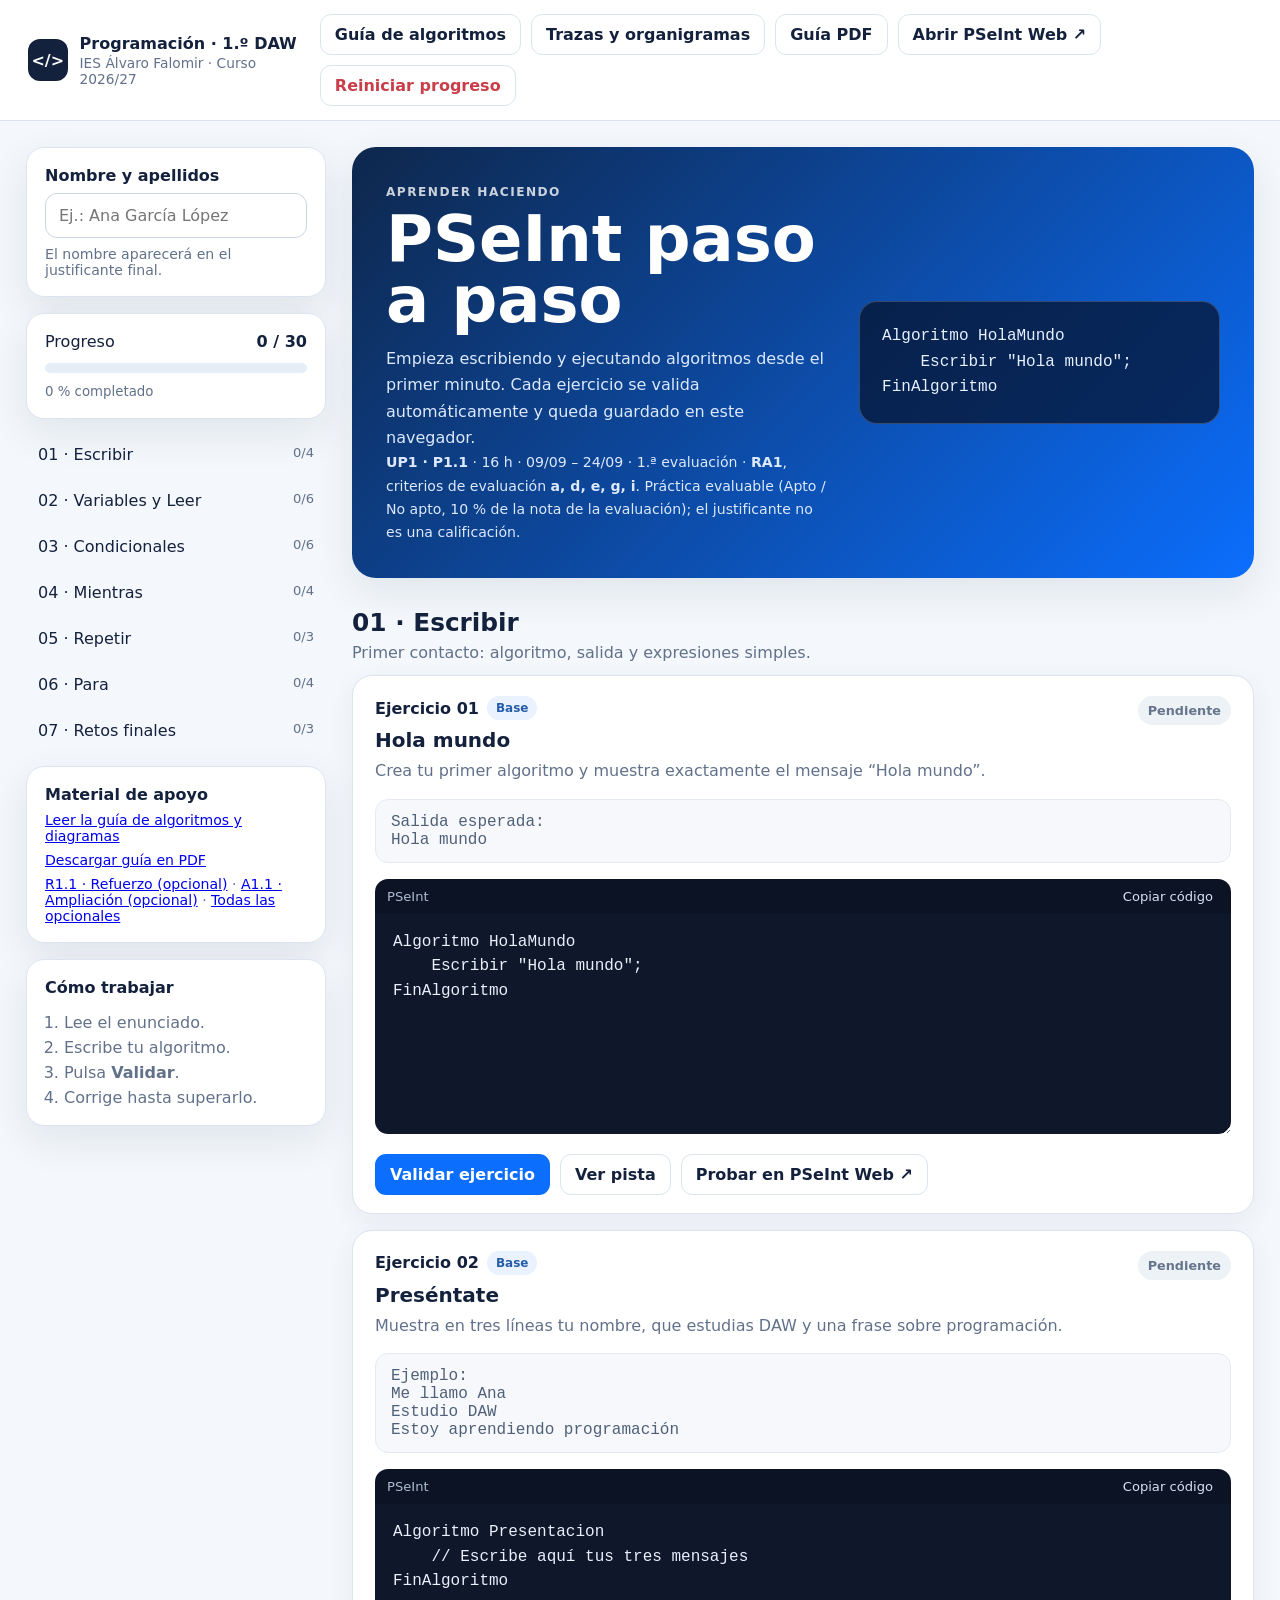
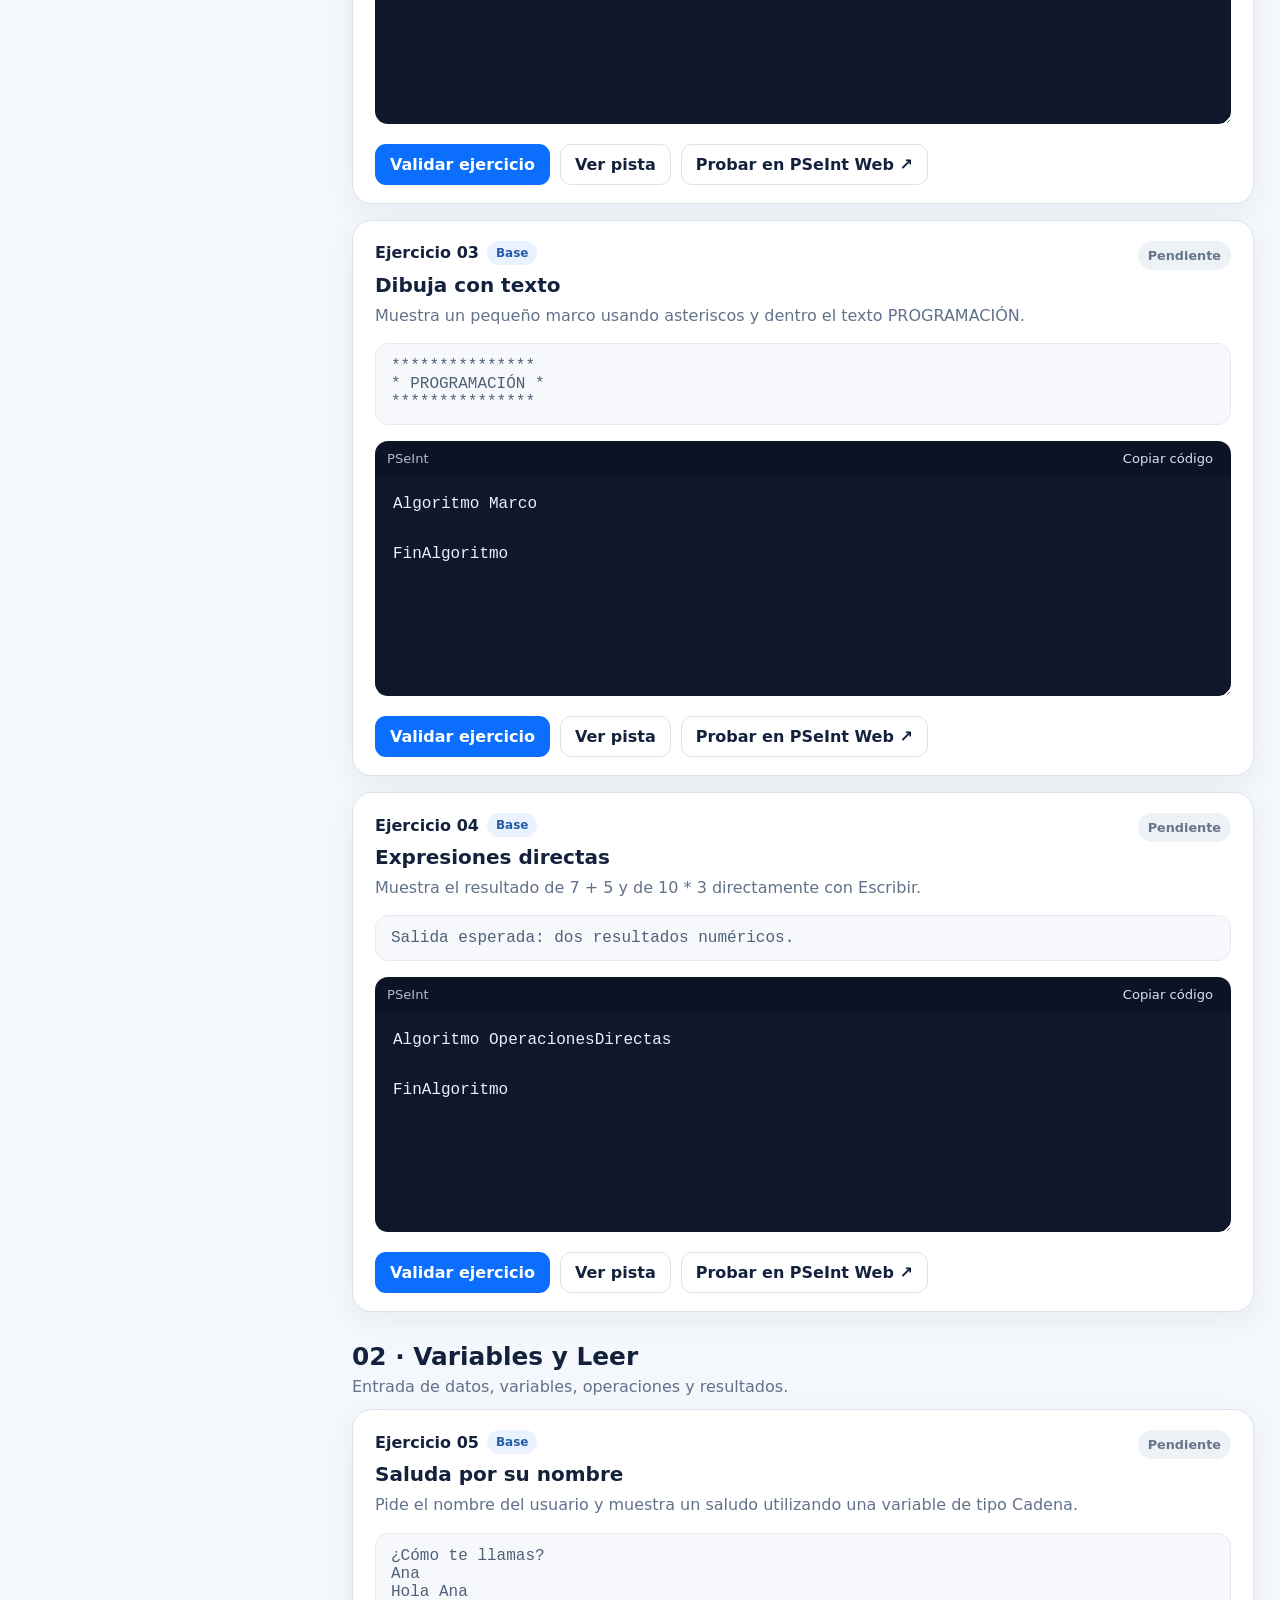
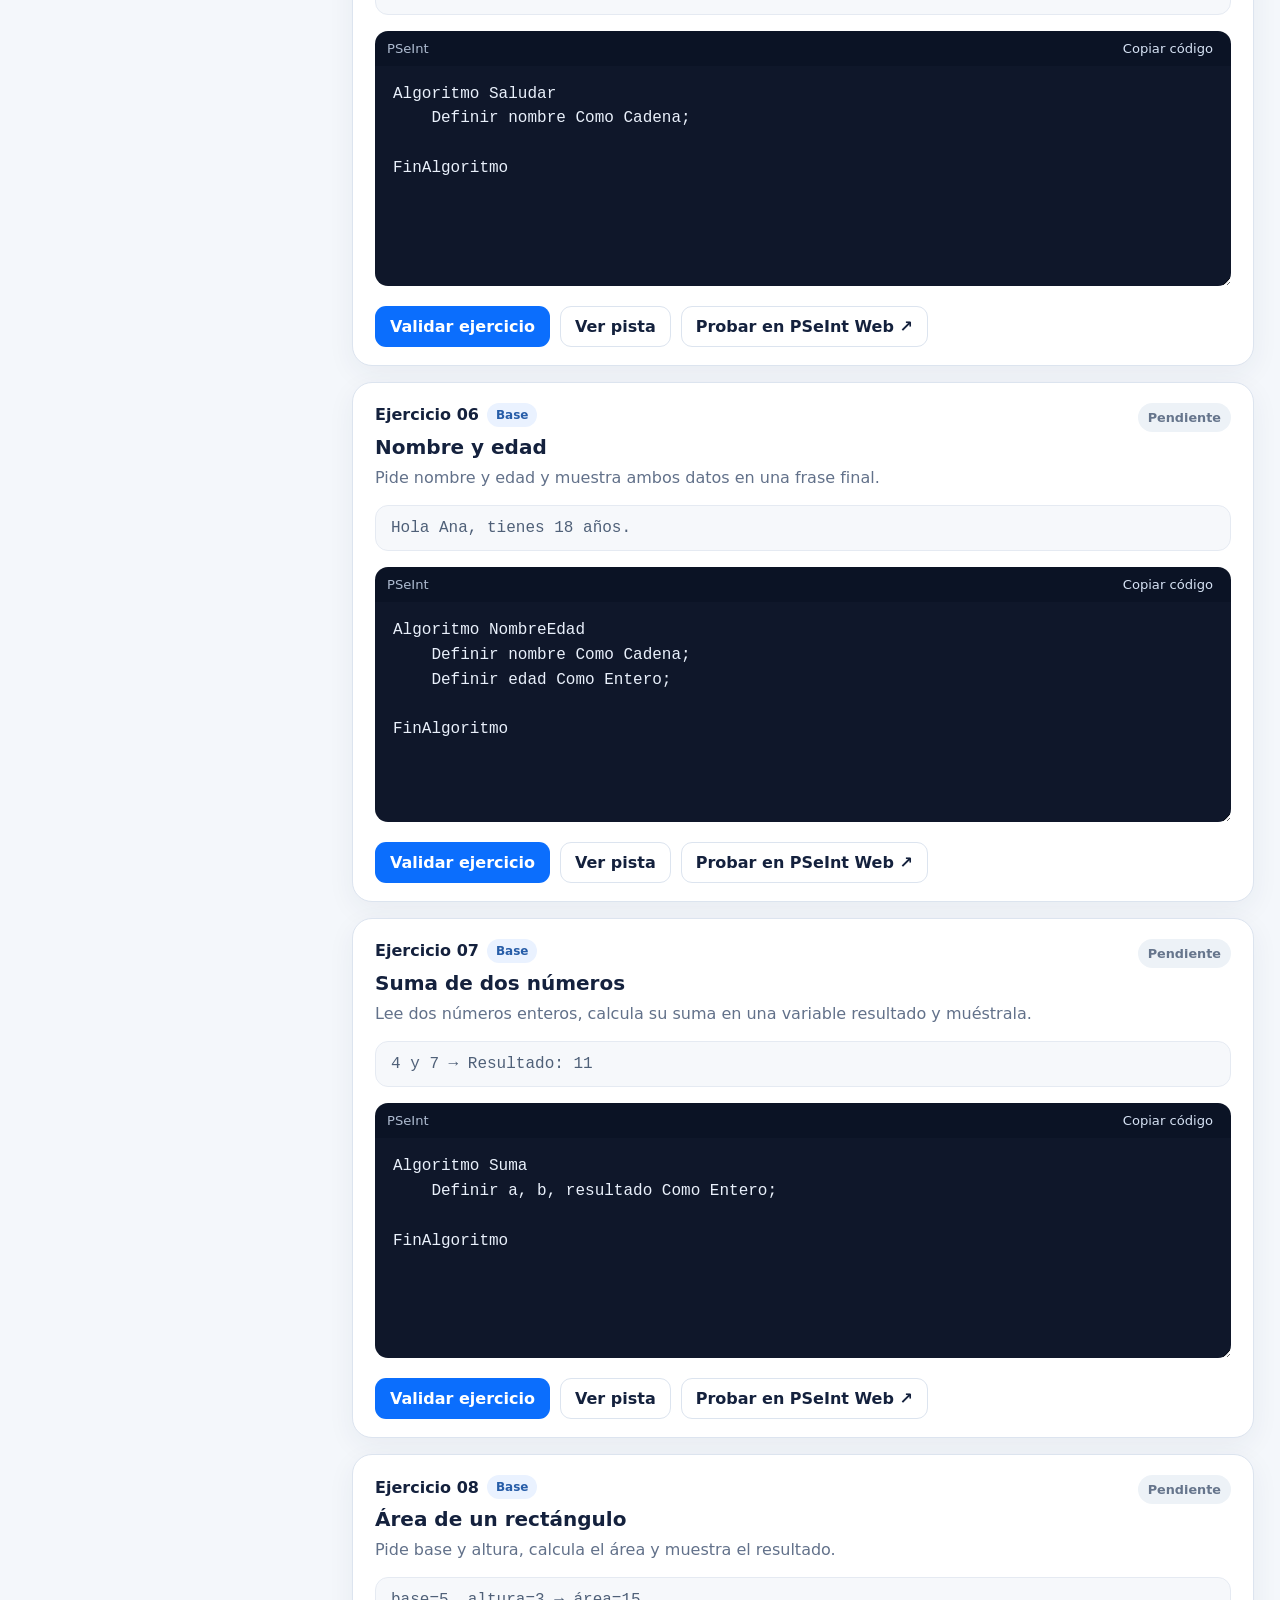
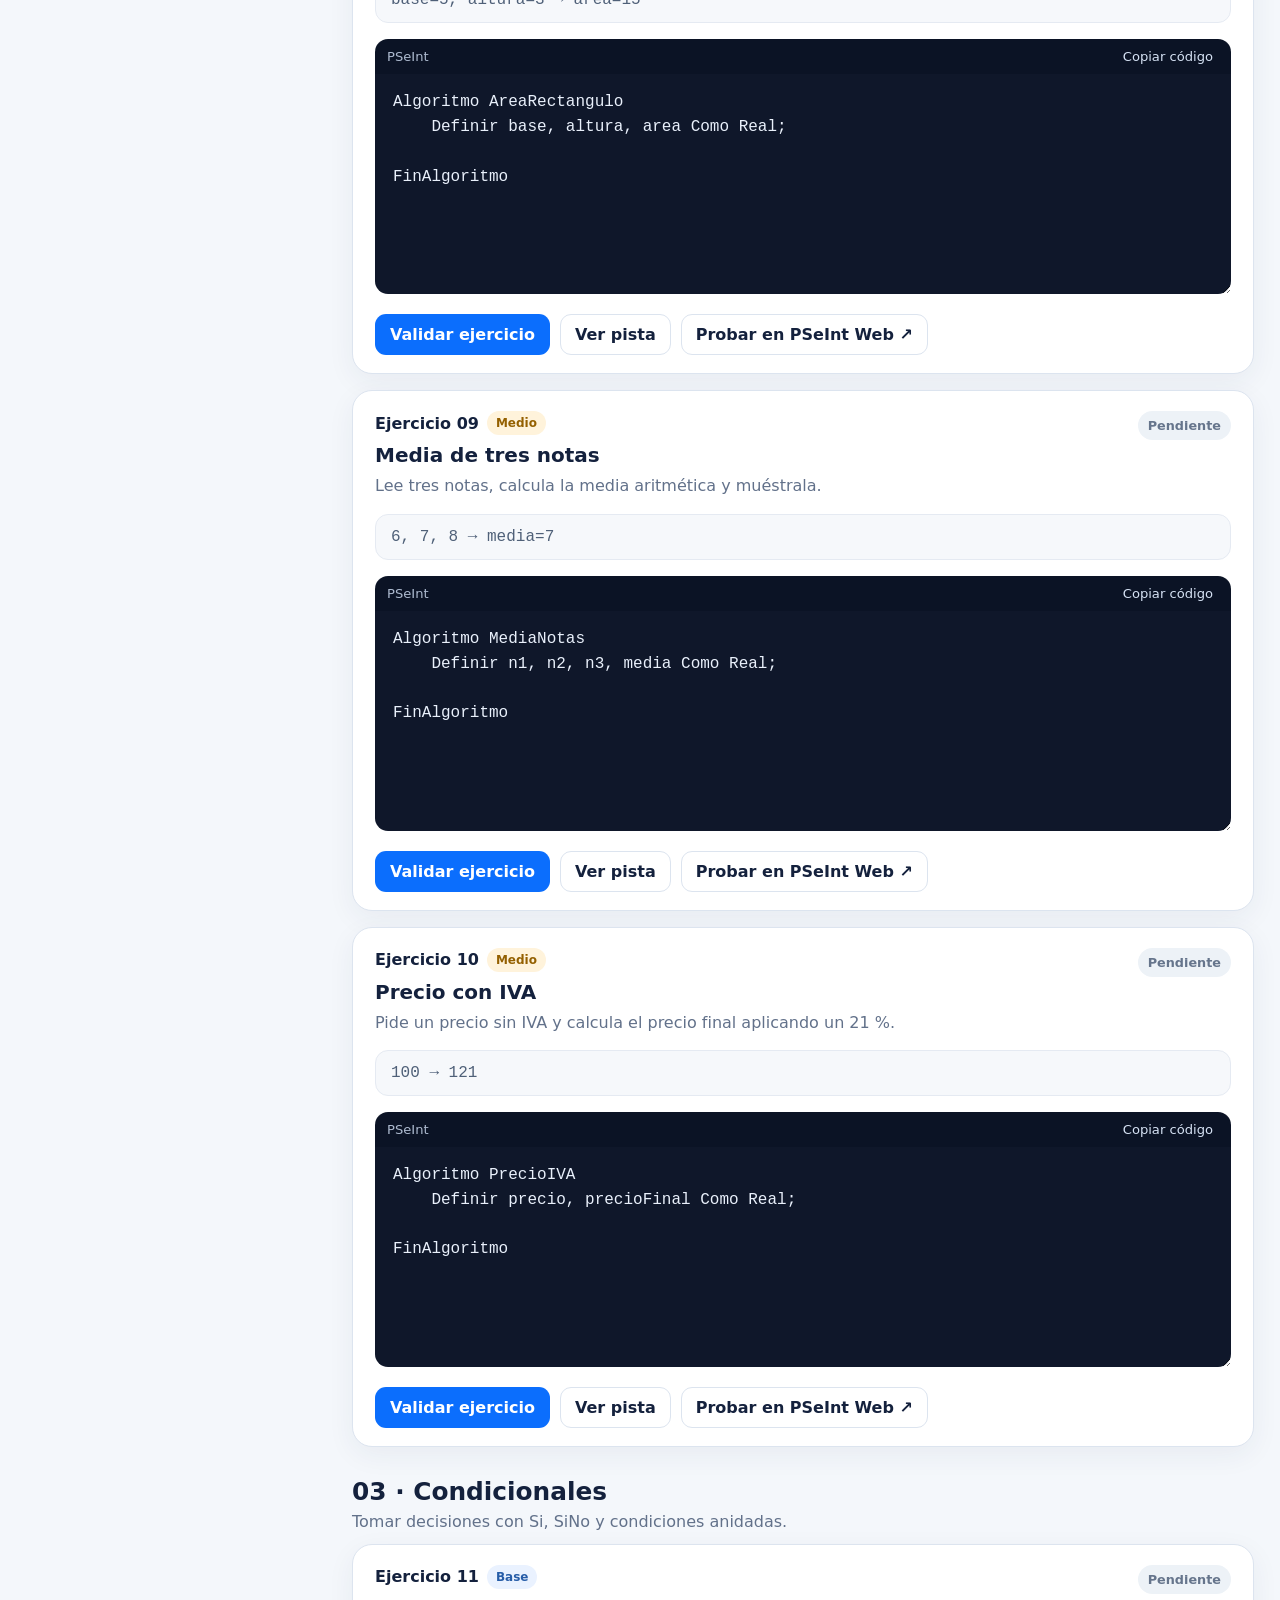
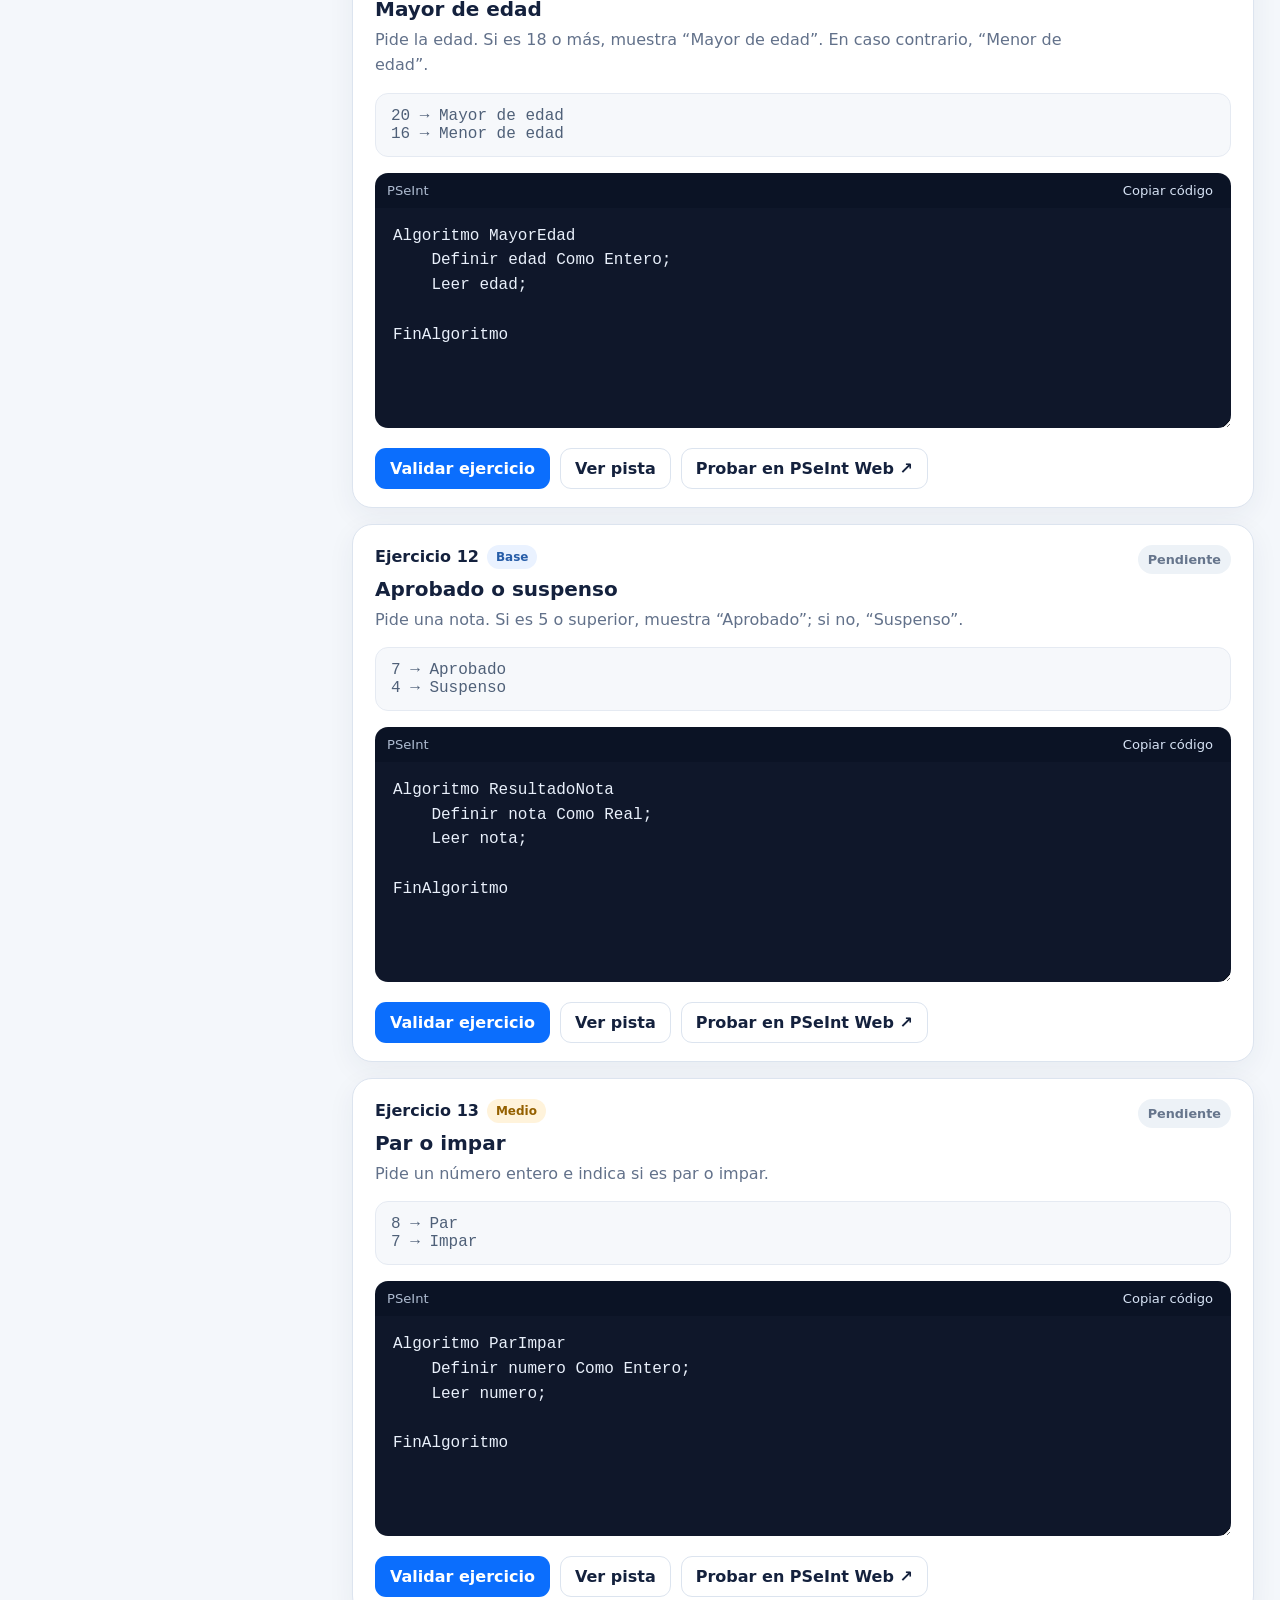
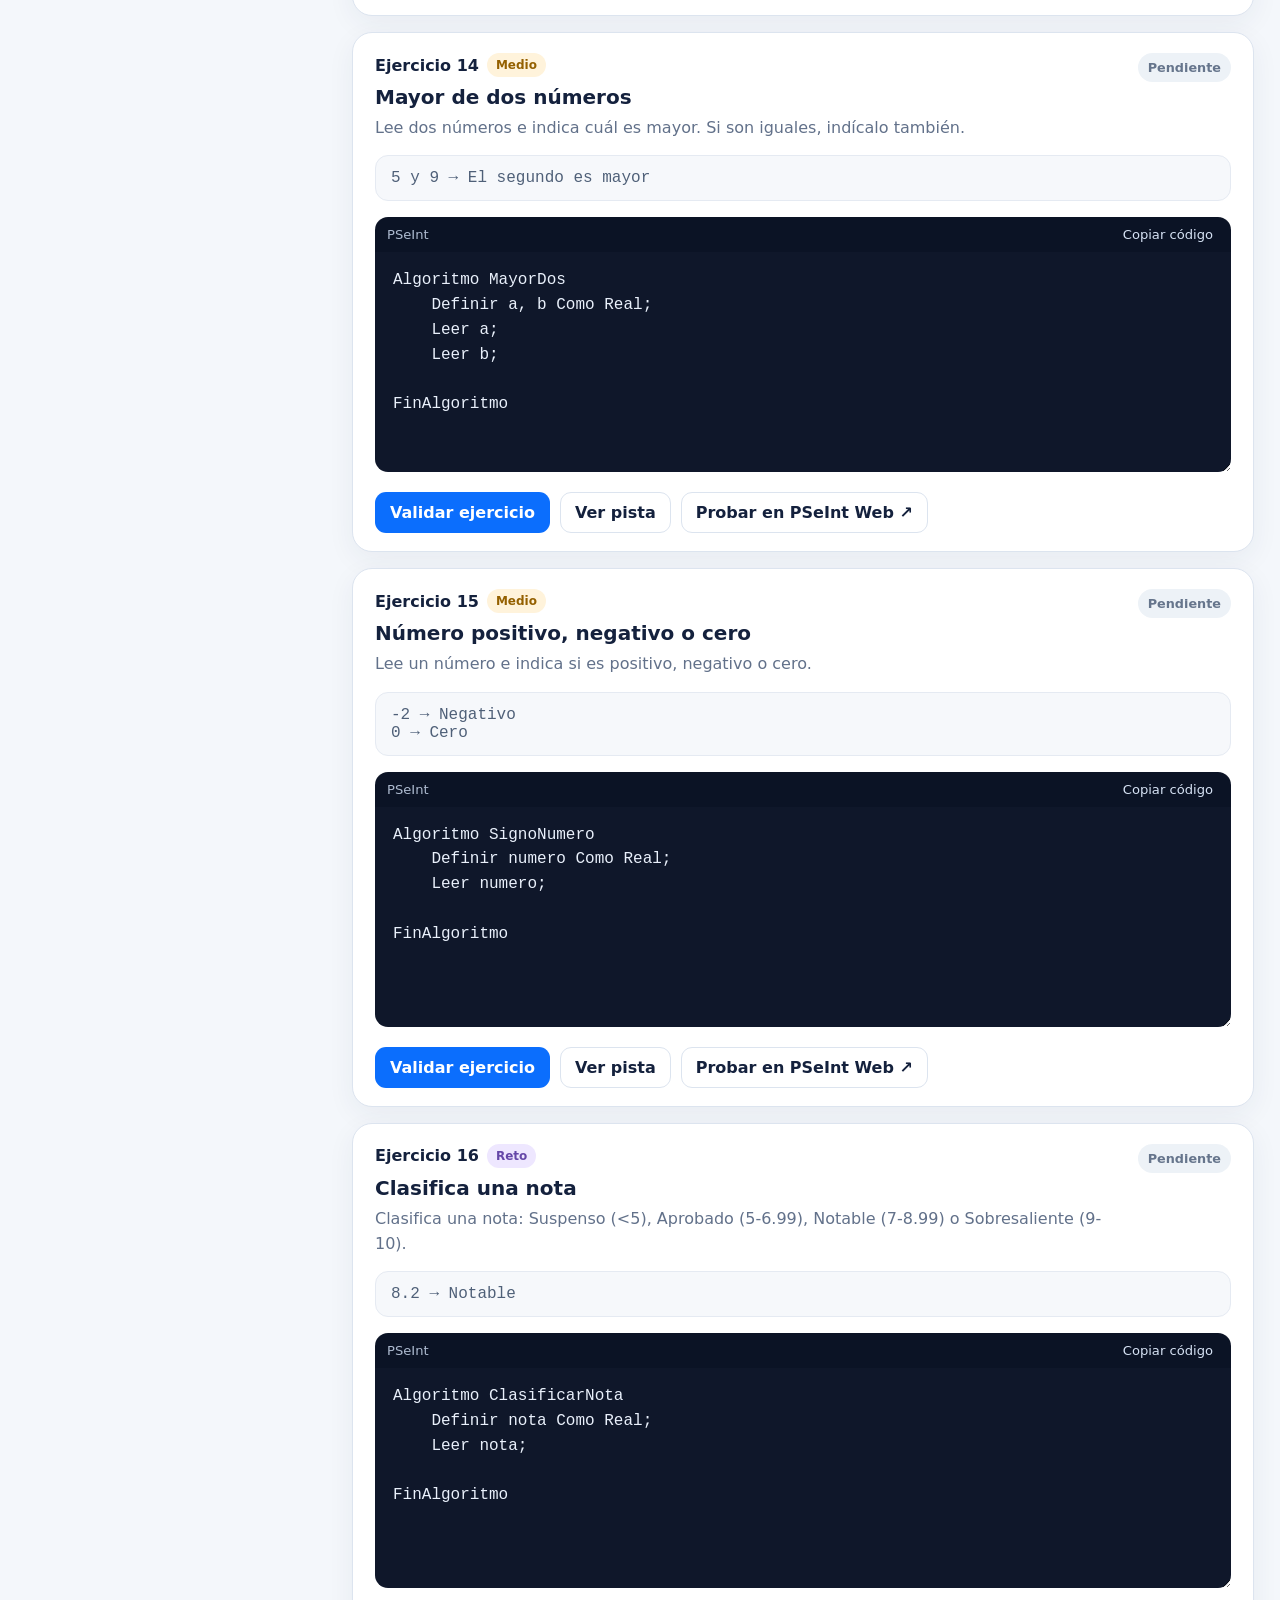
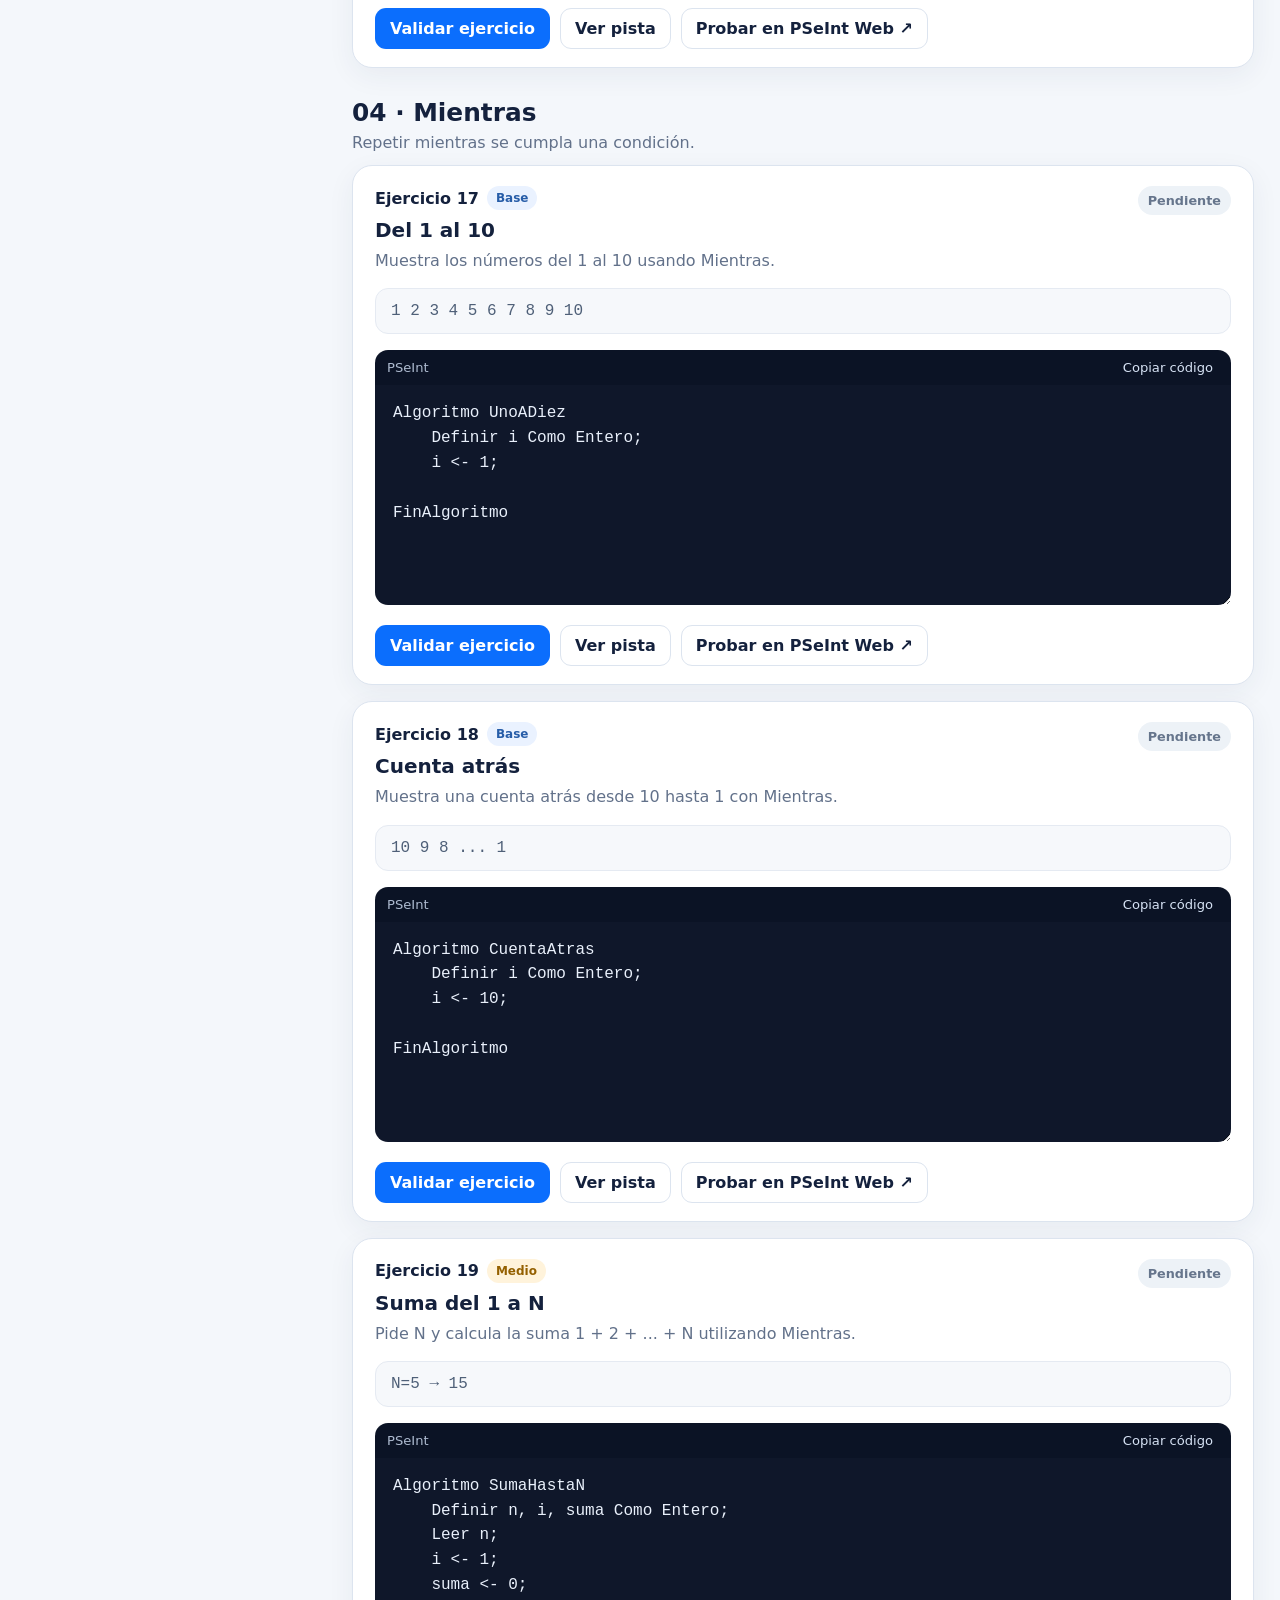
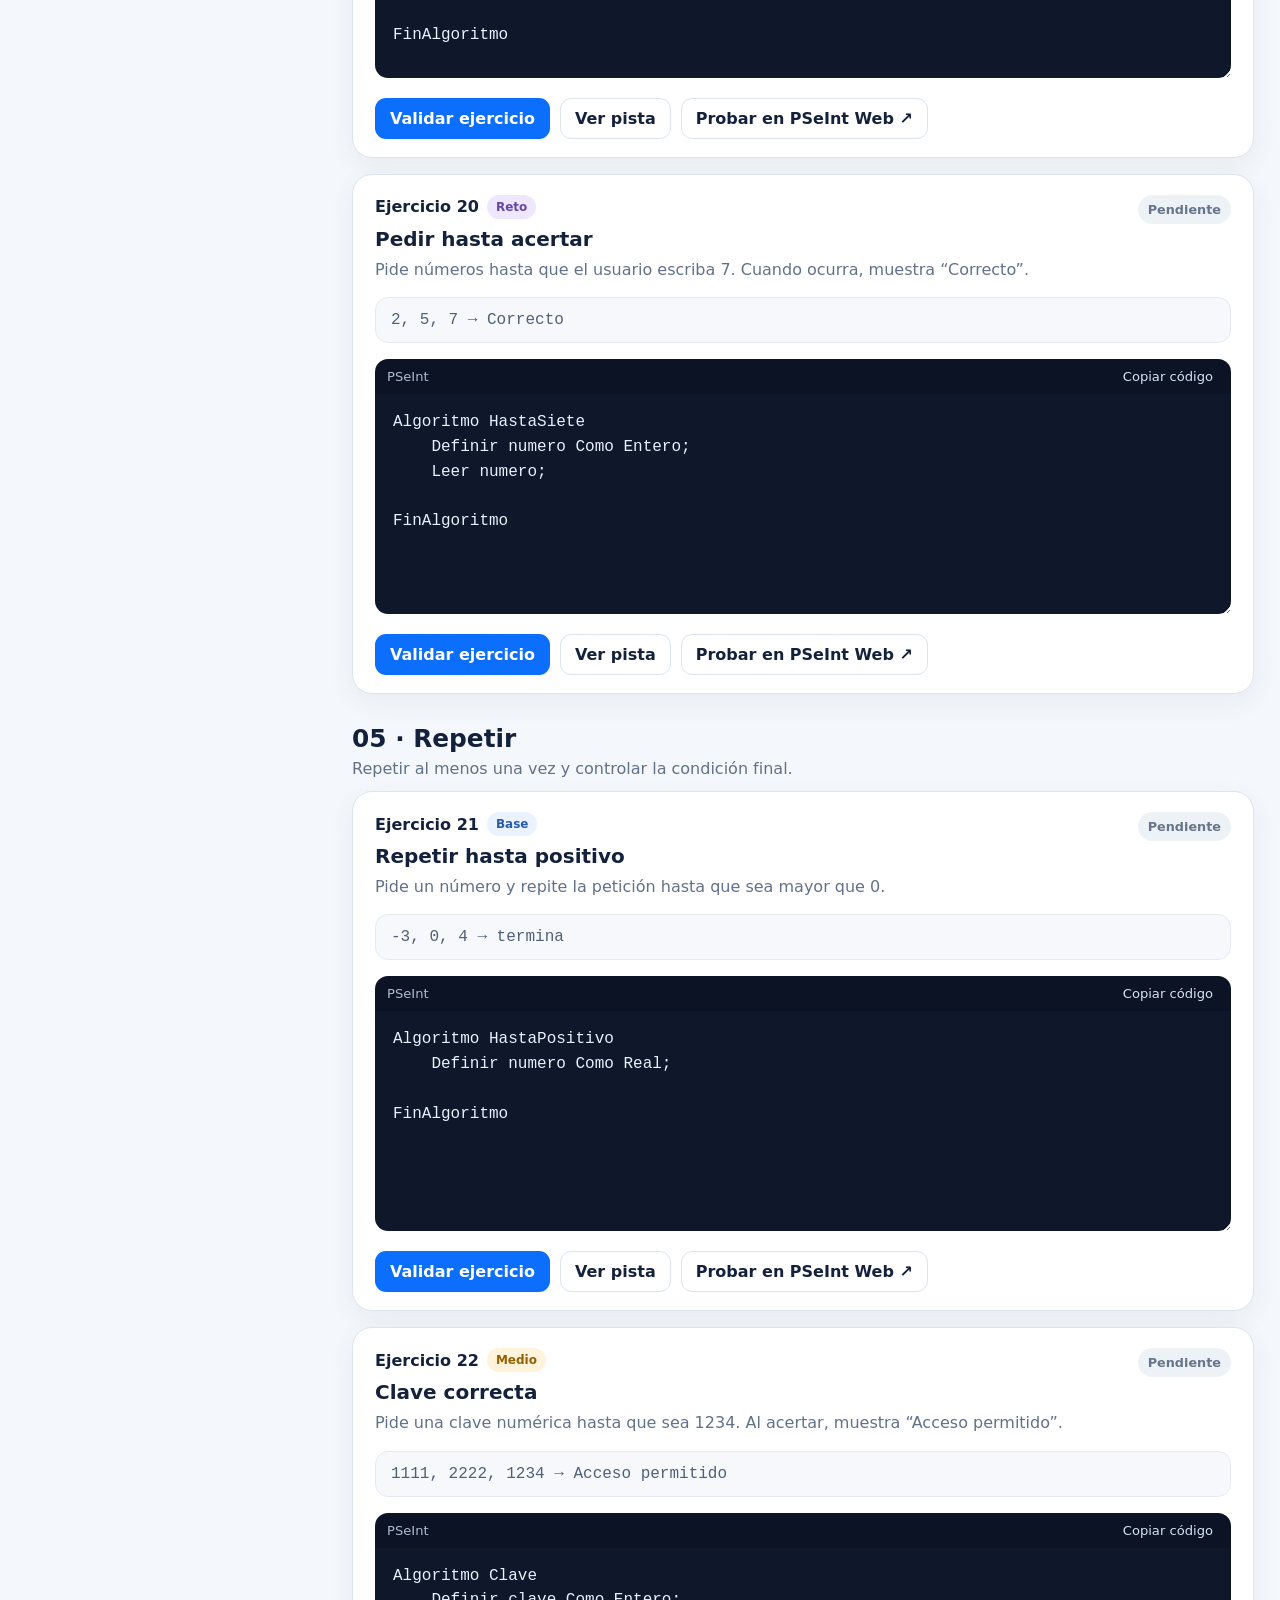
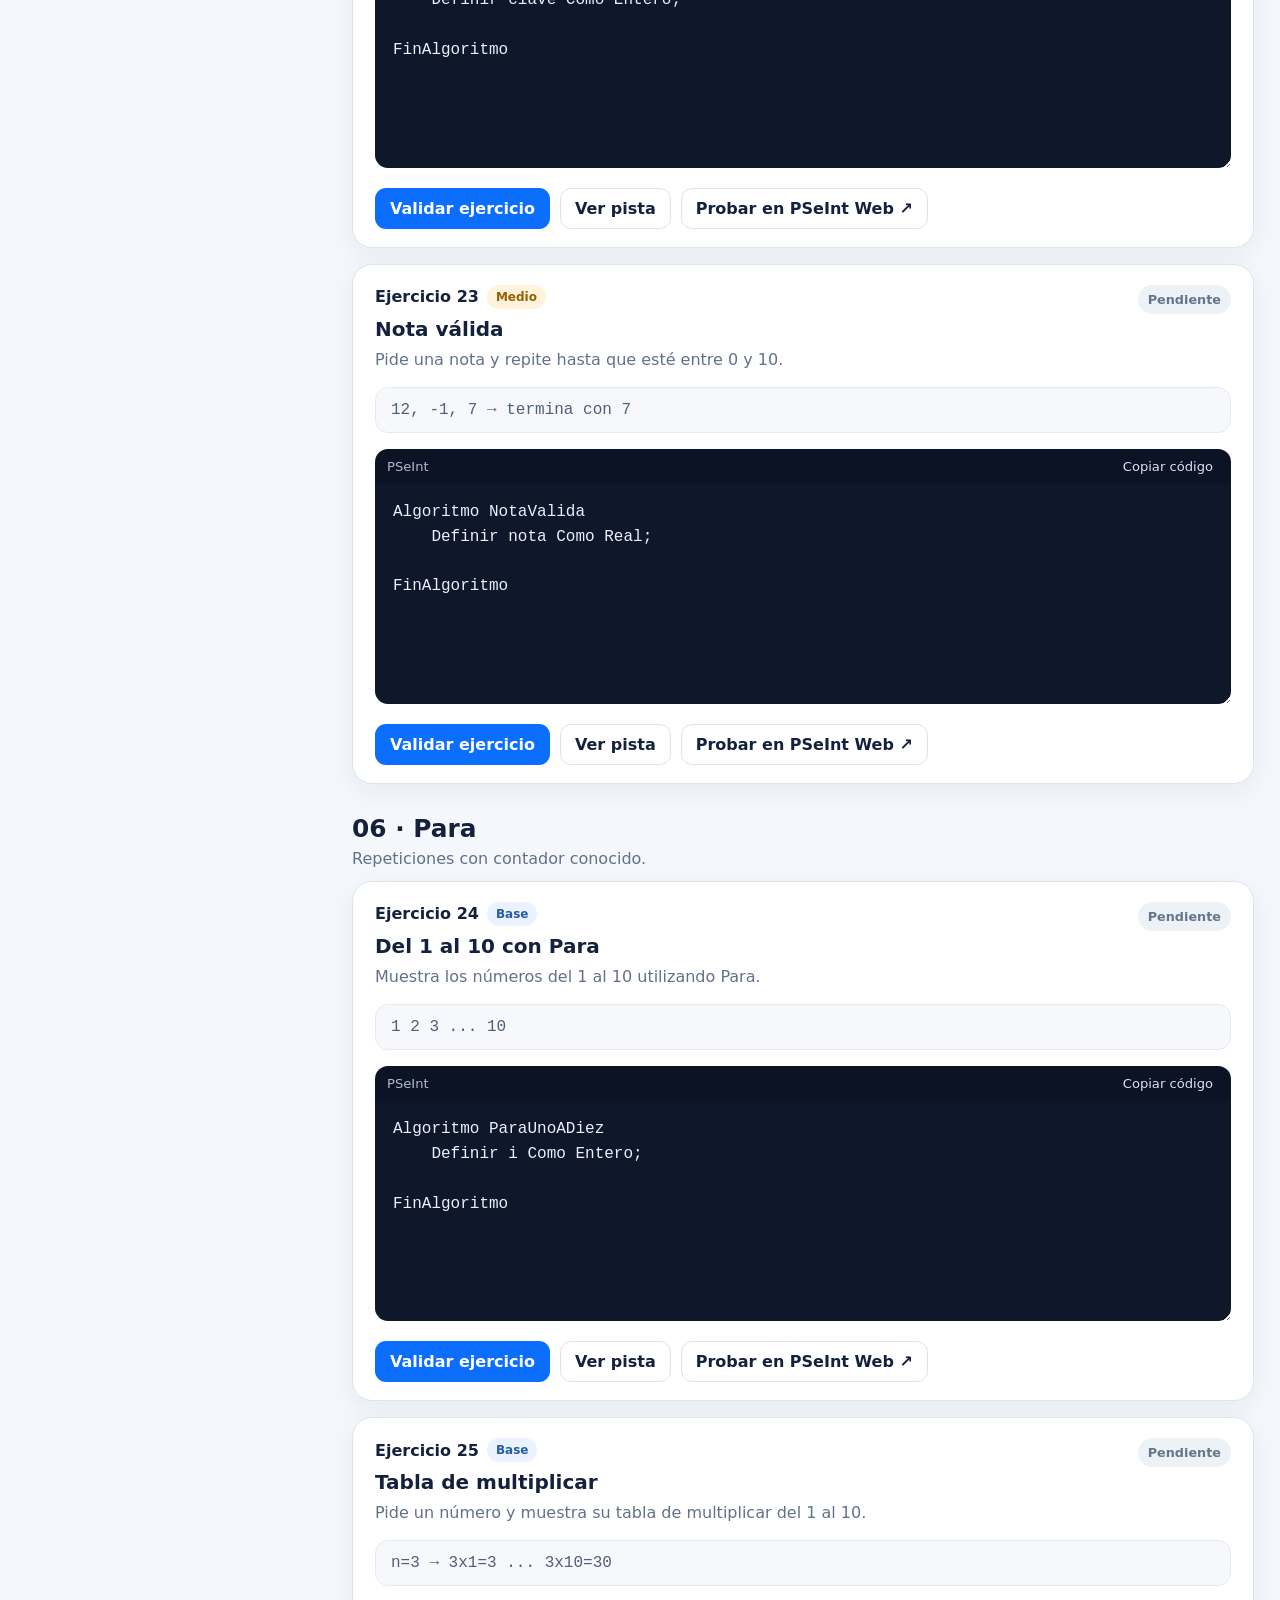
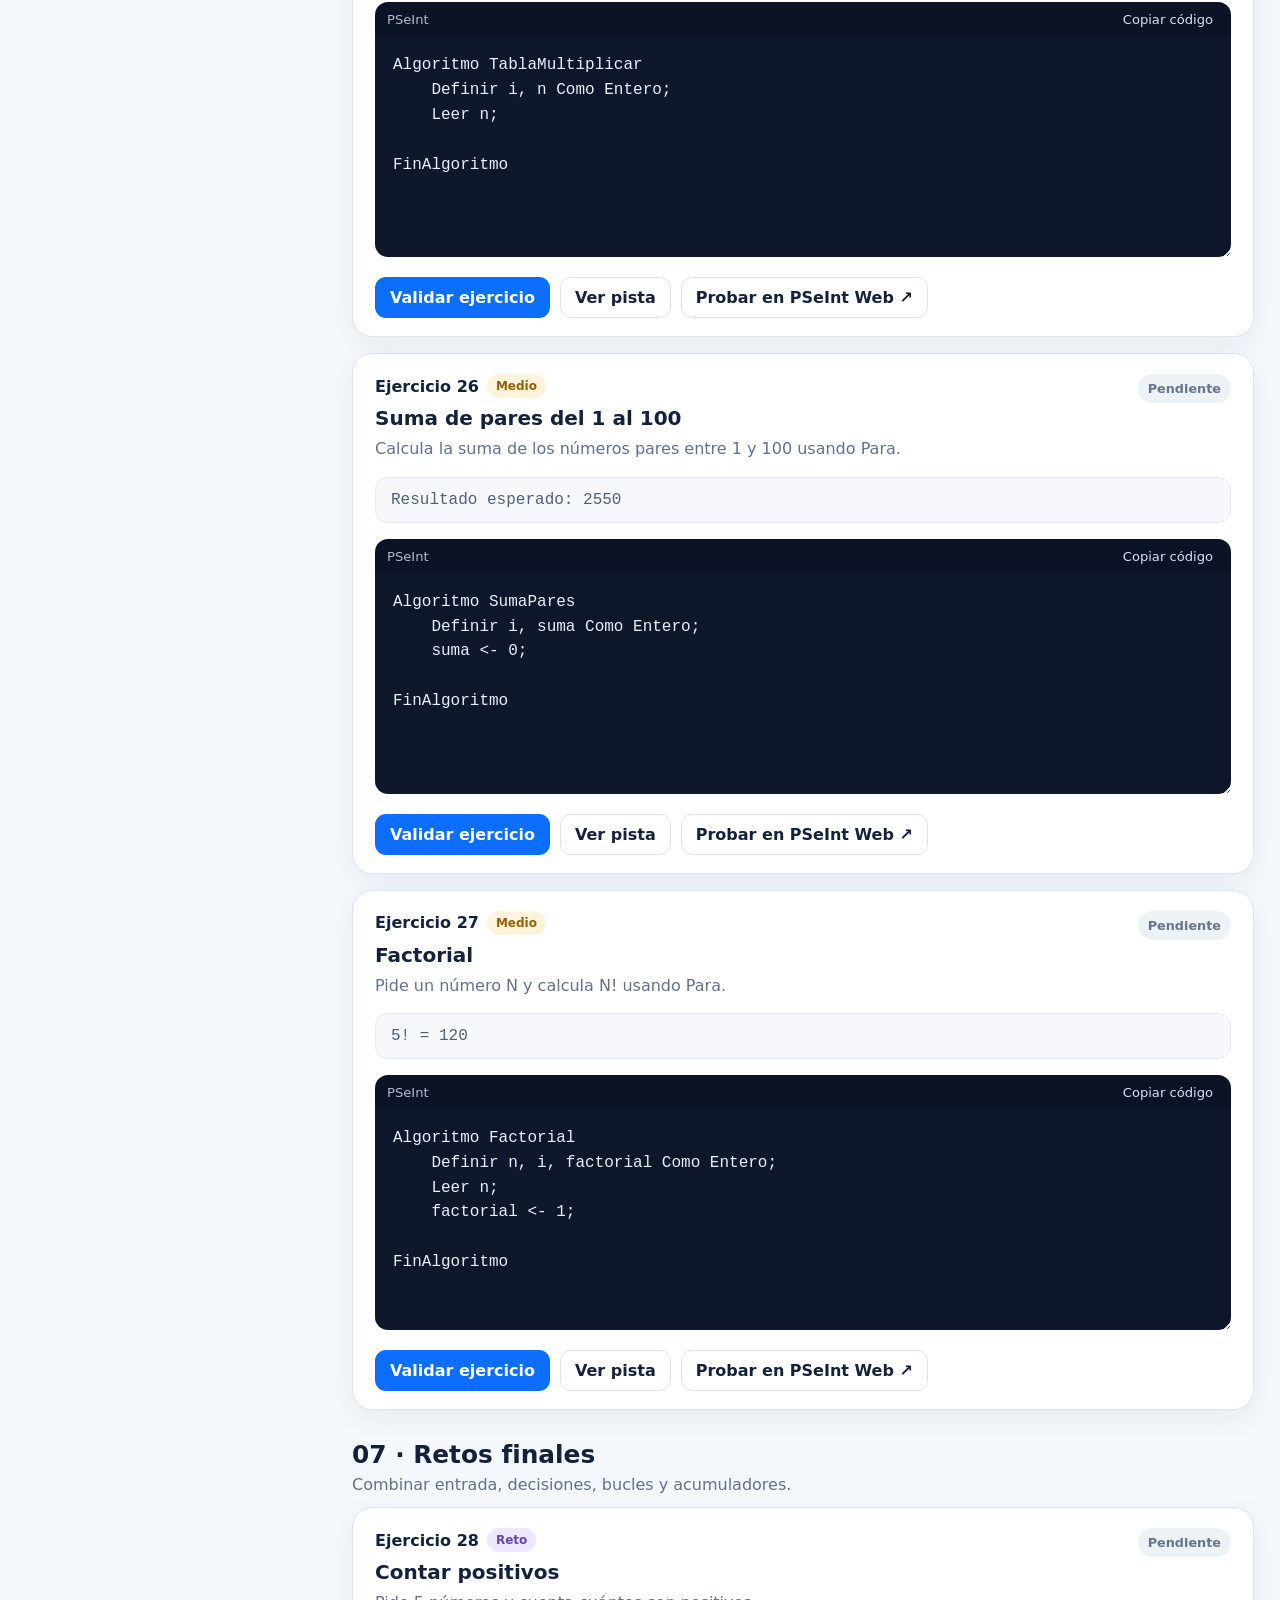
<file: index.html>
<!doctype html>
<html lang="es">
<head>
  <meta charset="utf-8" />
  <meta name="viewport" content="width=device-width, initial-scale=1" />
  <meta name="description" content="Ejercicios progresivos de PSeInt para 1.º DAW · IES Álvaro Falomir" />
  <title>PSeInt · Programación 1.º DAW · IES Álvaro Falomir</title>
  <link rel="stylesheet" href="styles.css" />
</head>
<body>
  <header class="topbar">
    <div class="brand">
      <div class="brand-mark">&lt;/&gt;</div>
      <div>
        <strong>Programación · 1.º DAW</strong>
        <span>IES Álvaro Falomir · Curso 2026/27</span>
      </div>
    </div>
    <div class="top-actions">
      <a class="btn ghost" href="guia.html">Guía de algoritmos</a>
      <a class="btn ghost" href="trazas-organigramas.html">Trazas y organigramas</a>
      <a class="btn ghost" href="docs/Guia_Algoritmos_PSeInt_1DAW.pdf" target="_blank">Guía PDF</a>
      <a class="btn ghost" href="https://www.pseint-web.app/" target="_blank" rel="noopener">Abrir PSeInt Web ↗</a>
      <button id="resetBtn" class="btn ghost danger" type="button">Reiniciar progreso</button>
    </div>
  </header>

  <main class="layout">
    <aside class="sidebar">
      <section class="card student-card">
        <label for="studentName">Nombre y apellidos</label>
        <input id="studentName" type="text" autocomplete="name" placeholder="Ej.: Ana García López" />
        <p class="help">El nombre aparecerá en el justificante final.</p>
      </section>

      <section class="card progress-card">
        <div class="progress-title">
          <span>Progreso</span>
          <strong id="progressText">0 / 30</strong>
        </div>
        <div class="progress-track"><div id="progressBar" class="progress-bar"></div></div>
        <small id="progressPercent">0 % completado</small>
      </section>

      <nav id="blockNav" class="block-nav" aria-label="Bloques de ejercicios"></nav>

      <section class="card info-card">
        <strong>Material de apoyo</strong>
        <p class="help"><a href="guia.html">Leer la guía de algoritmos y diagramas</a></p>
        <p class="help"><a href="docs/Guia_Algoritmos_PSeInt_1DAW.pdf" target="_blank">Descargar guía en PDF</a></p>
        <p class="help"><a href="refuerzo1.html">R1.1 · Refuerzo (opcional)</a> · <a href="ampliacion1.html">A1.1 · Ampliación (opcional)</a> · <a href="refuerzo-ampliacion.html">Todas las opcionales</a></p>
      </section>

      <section class="card info-card">
        <strong>Cómo trabajar</strong>
        <ol>
          <li>Lee el enunciado.</li>
          <li>Escribe tu algoritmo.</li>
          <li>Pulsa <b>Validar</b>.</li>
          <li>Corrige hasta superarlo.</li>
        </ol>
      </section>
    </aside>

    <section class="content">
      <section class="hero">
        <div>
          <span class="eyebrow">Aprender haciendo</span>
          <h1>PSeInt paso a paso</h1>
          <p>Empieza escribiendo y ejecutando algoritmos desde el primer minuto. Cada ejercicio se valida automáticamente y queda guardado en este navegador.</p>
          <p class="help"><b>UP1 · P1.1</b> · 16 h · 09/09 – 24/09 · 1.ª evaluación · <b>RA1</b>, criterios de evaluación <b>a, d, e, g, i</b>. Práctica evaluable (Apto / No apto, 10 % de la nota de la evaluación); el justificante no es una calificación.</p>
        </div>
        <div class="hero-code" aria-hidden="true">
<pre>Algoritmo HolaMundo
    Escribir "Hola mundo";
FinAlgoritmo</pre>
        </div>
      </section>

      <section id="exerciseList" class="exercise-list"></section>

      <section class="finish-card">
        <div>
          <span class="eyebrow">Entrega</span>
          <h2>Finalizar práctica</h2>
          <p>Cuando hayas validado todos los ejercicios, genera tu justificante. Incluye nombre, fecha, resultado y un código de verificación local.</p>
        </div>
        <button id="finishBtn" class="btn primary large" type="button">Finalizar y generar justificante</button>
        <p id="finishHint" class="finish-hint">Debes completar los 30 ejercicios para finalizar.</p>
      </section>
    </section>
  </main>

  <div id="receiptModal" class="modal" hidden>
    <div class="modal-backdrop" data-close-modal></div>
    <section class="modal-panel" role="dialog" aria-modal="true" aria-labelledby="receiptTitle">
      <button class="modal-close" type="button" data-close-modal aria-label="Cerrar">×</button>
      <div id="receipt" class="receipt">
        <div class="receipt-head">
          <div class="receipt-mark">✓</div>
          <div>
            <p class="receipt-kicker">IES Álvaro Falomir · 1.º DAW</p>
            <h2 id="receiptTitle">Justificante de finalización</h2>
          </div>
        </div>
        <div class="receipt-grid">
          <div><span>Alumno/a</span><strong id="rName"></strong></div>
          <div><span>Actividad</span><strong>PSeInt · Fundamentos</strong></div>
          <div><span>Ejercicios superados</span><strong id="rScore"></strong></div>
          <div><span>Fecha y hora</span><strong id="rDate"></strong></div>
          <div class="full"><span>Código de verificación</span><strong id="rCode" class="verify-code"></strong></div>
        </div>
        <div class="receipt-list">
          <h3>Detalle por ejercicio</h3>
          <table class="receipt-table">
            <thead><tr><th>Nº</th><th>Bloque</th><th>Ejercicio</th><th>Estado</th></tr></thead>
            <tbody id="rExerciseList"></tbody>
          </table>
        </div>
        <p class="receipt-note">Este justificante ha sido generado por la web de prácticas en el navegador del alumno. No constituye una firma digital ni sustituye al registro del aula virtual.</p>
      </div>
      <div class="modal-actions">
        <button id="downloadReceiptBtn" class="btn ghost" type="button">Descargar justificante HTML</button>
        <button id="printReceiptBtn" class="btn primary" type="button">Imprimir / Guardar en PDF</button>
      </div>
    </section>
  </div>

  <script src="app.js"></script>
</body>
</html>
</file>
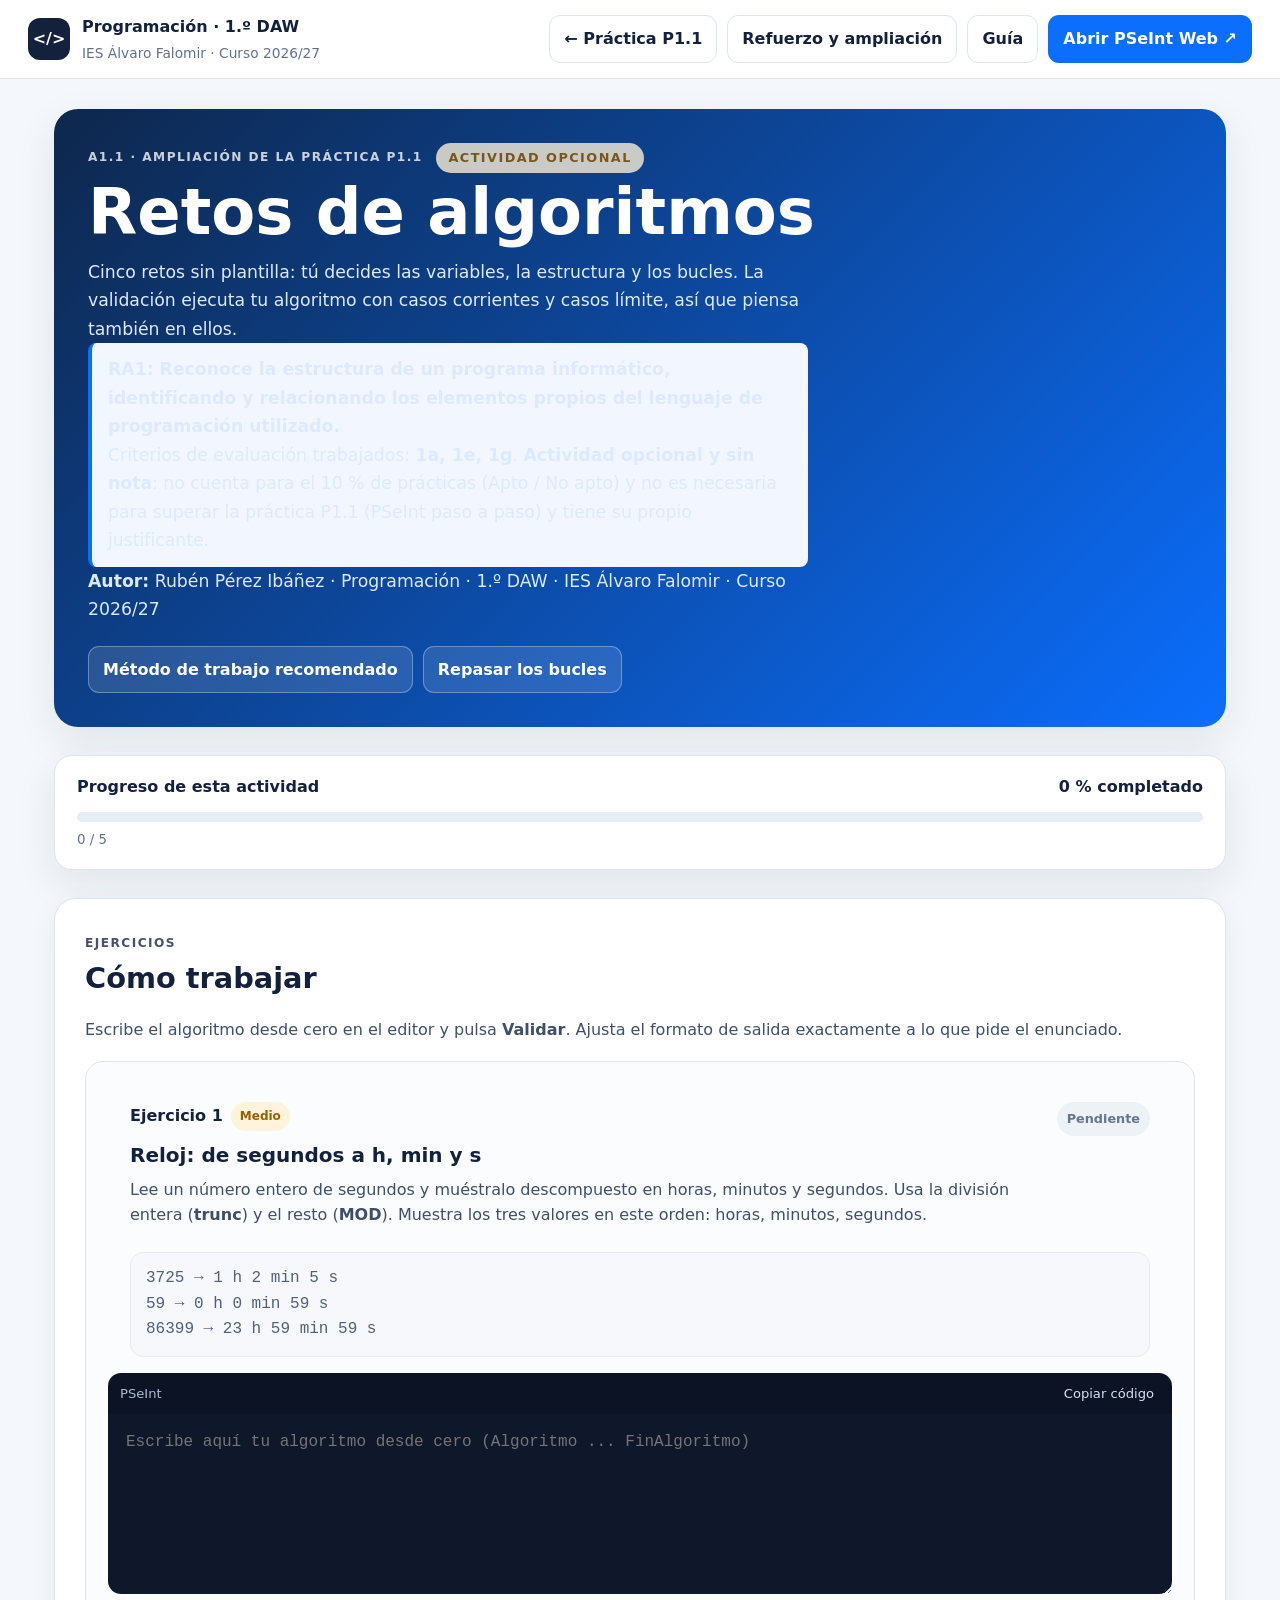
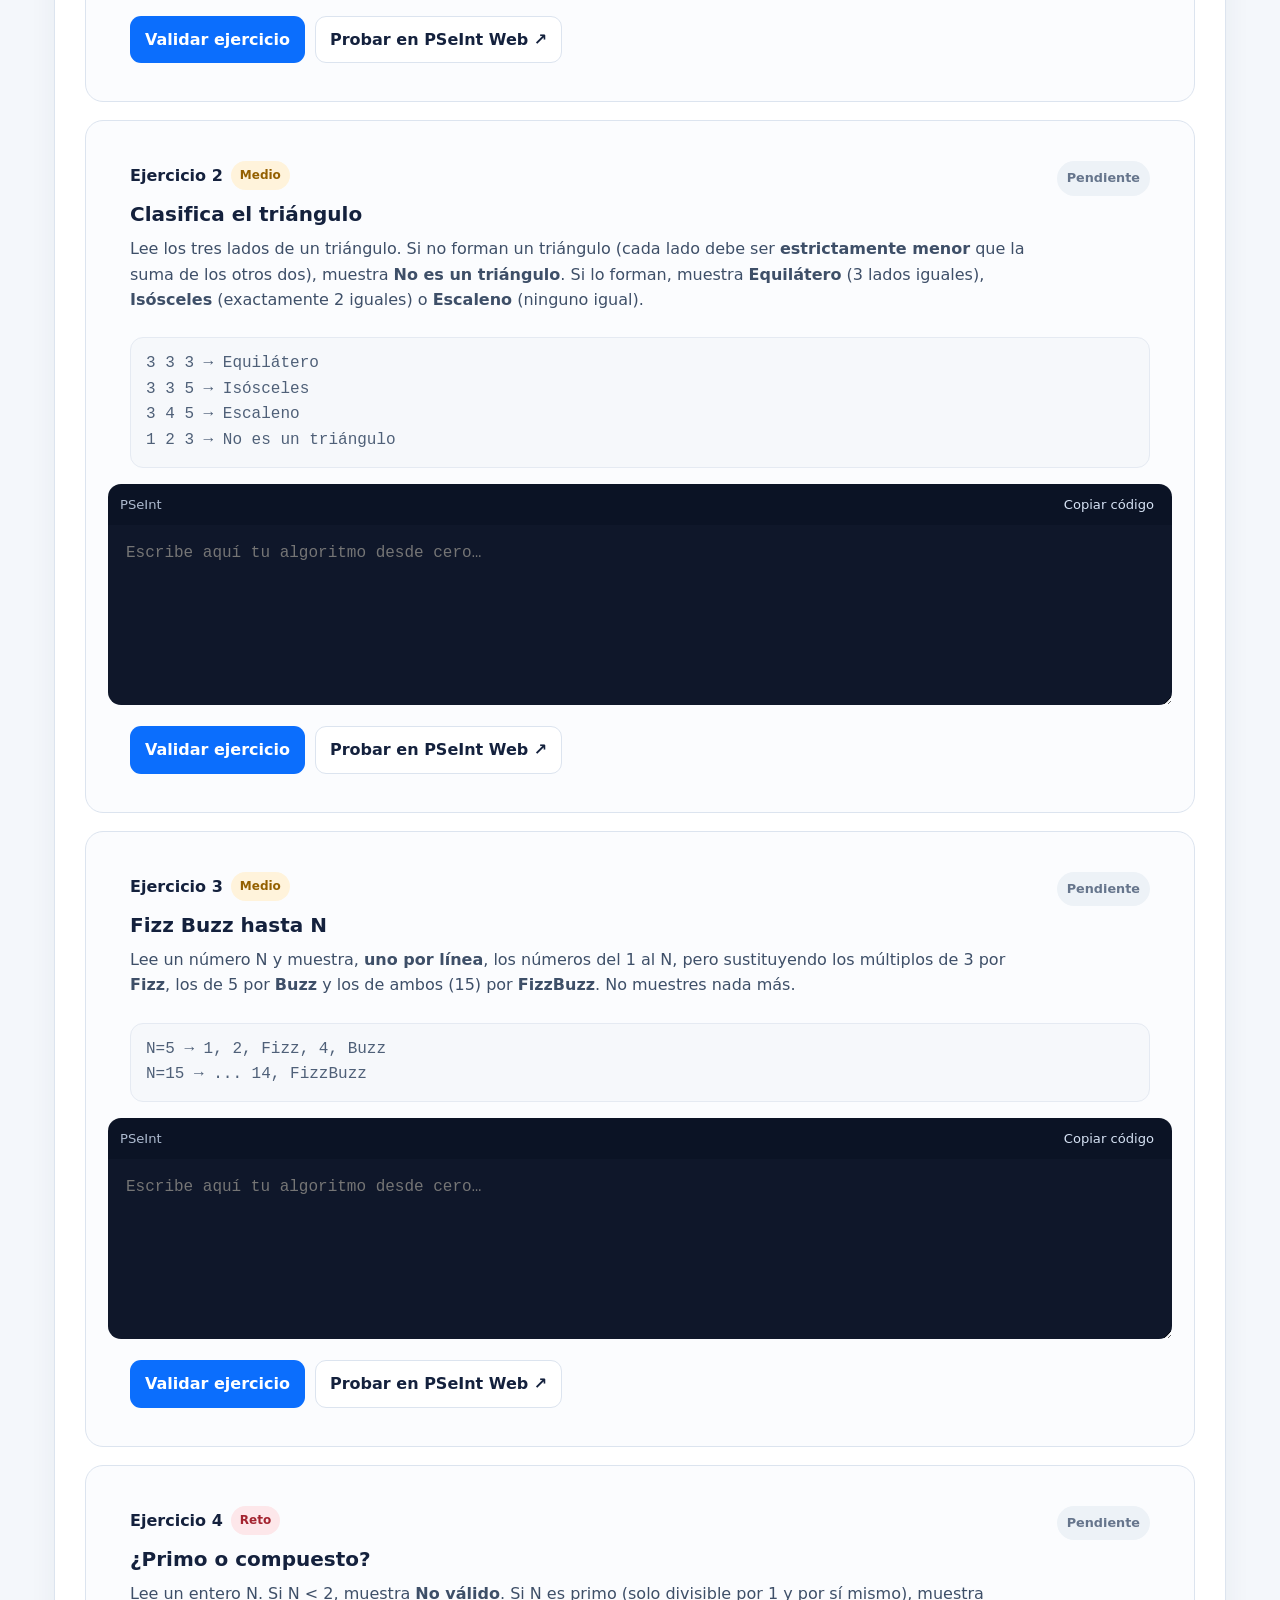
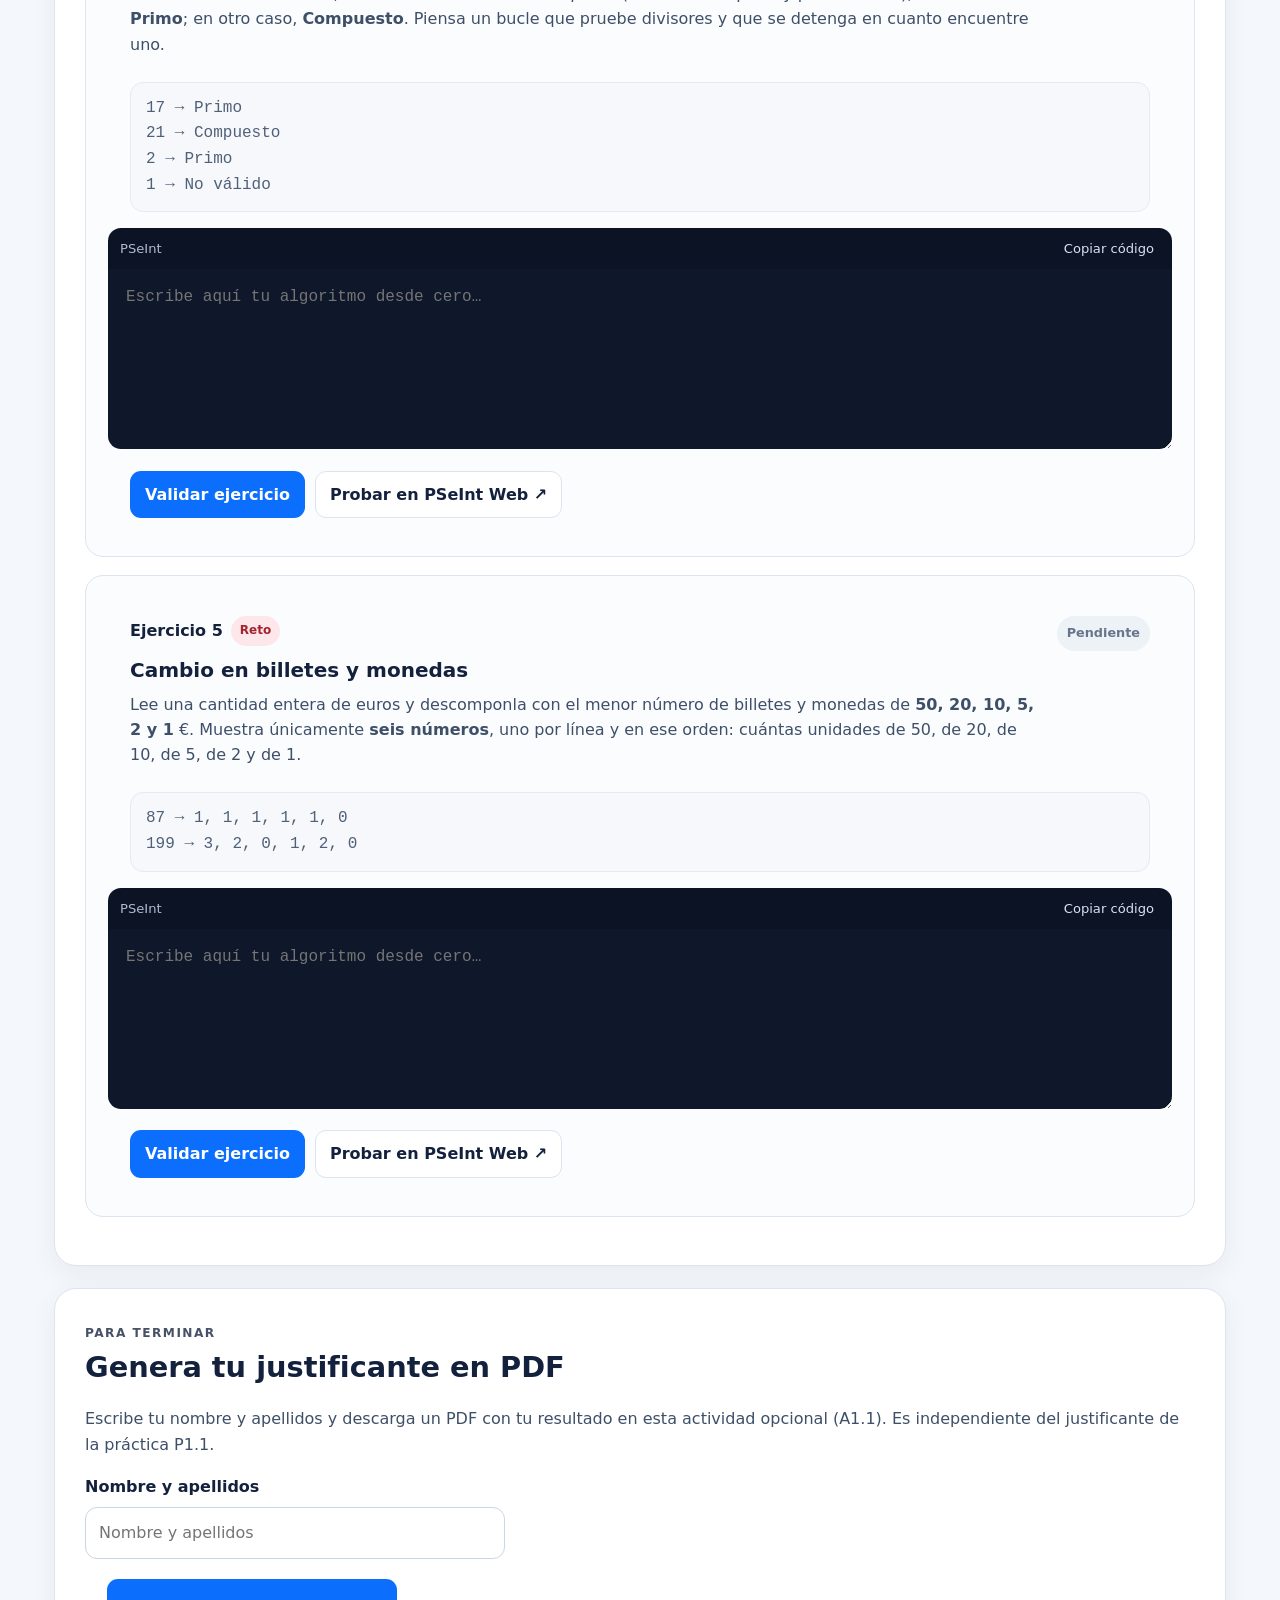
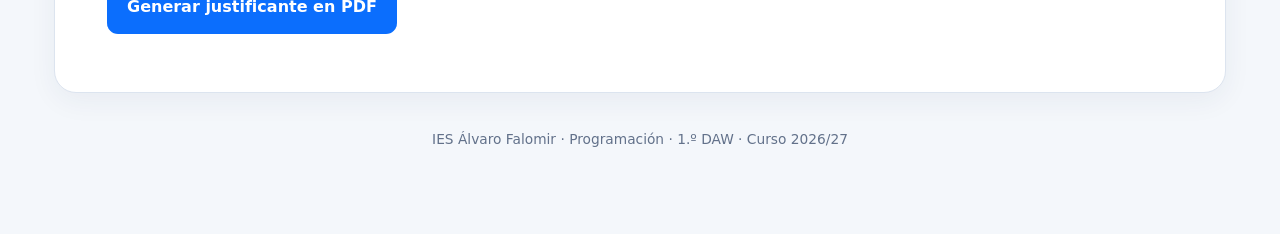
<file: ampliacion1.html>
<!doctype html>
<html lang="es">
<head>
  <meta charset="utf-8" />
  <meta name="viewport" content="width=device-width, initial-scale=1" />
  <meta name="description" content="A1.1 · Ampliación (opcional) de P1.1 · Retos de algoritmos · Actividad opcional · 1.º DAW · IES Álvaro Falomir" />
  <meta name="author" content="Rubén Pérez Ibáñez" />
  <title>A1.1 · Ampliación (opcional) de P1.1 · Retos de algoritmos · 1.º DAW · IES Álvaro Falomir</title>
  <link rel="stylesheet" href="guia.css" />
  <link rel="stylesheet" href="styles.css" />
  <link rel="stylesheet" href="extras.css" />
</head>
<body>
<header class="topbar">
  <div class="brand">
    <div class="brand-mark">&lt;/&gt;</div>
    <div><strong>Programación · 1.º DAW</strong><span>IES Álvaro Falomir · Curso 2026/27</span></div>
  </div>
  <div class="top-actions">
    <a class="btn ghost" href="index.html">← Práctica P1.1</a>
    <a class="btn ghost" href="refuerzo-ampliacion.html">Refuerzo y ampliación</a>
    <a class="btn ghost" href="guia.html">Guía</a>
    <a class="btn primary" href="https://www.pseint-web.app/" target="_blank" rel="noopener">Abrir PSeInt Web ↗</a>
  </div>
</header>

<main class="page">
  <section class="hero">
    <span class="eyebrow">A1.1 · Ampliación de la práctica P1.1 <span class="optional-tag">Actividad opcional</span></span>
    <h1>Retos de algoritmos</h1>
    <p>Cinco retos sin plantilla: tú decides las variables, la estructura y los bucles. La validación ejecuta tu algoritmo con casos corrientes y casos límite, así que piensa también en ellos.</p>
    <p class="raline"><b>RA1: Reconoce la estructura de un programa informático, identificando y relacionando los elementos propios del lenguaje de programación utilizado.</b><br>Criterios de evaluación trabajados: <b>1a, 1e, 1g</b>. <b>Actividad opcional y sin nota</b>: no cuenta para el 10 % de prácticas (Apto / No apto) y no es necesaria para superar la práctica P1.1 (PSeInt paso a paso) y tiene su propio justificante.</p>
    <p class="author-line"><strong>Autor:</strong> Rubén Pérez Ibáñez · Programación · 1.º DAW · IES Álvaro Falomir · Curso 2026/27</p>
    <div class="hero-links">
      <a class="btn ghost" href="guia.html#metodo">Método de trabajo recomendado</a>
      <a class="btn ghost" href="guia.html#bucles">Repasar los bucles</a>
    </div>
  </section>

  <div class="progress-card">
    <div class="progress-title"><span>Progreso de esta actividad</span><span id="progressPercent">0 % completado</span></div>
    <div class="progress-track"><div class="progress-bar" id="progressBar"></div></div>
    <small id="progressText">0 / 0</small>
  </div>

  <section class="chapter" id="ejercicios">
    <span class="eyebrow">Ejercicios</span>
    <h2>Cómo trabajar</h2>
    <p>Escribe el algoritmo desde cero en el editor y pulsa <b>Validar</b>. Ajusta el formato de salida exactamente a lo que pide el enunciado.</p>
    <div id="exerciseList"></div>
  </section>

  <section class="chapter" id="justificante">
    <span class="eyebrow">Para terminar</span>
    <h2>Genera tu justificante en PDF</h2>
    <p>Escribe tu nombre y apellidos y descarga un PDF con tu resultado en esta actividad opcional (A1.1). Es independiente del justificante de la práctica P1.1.</p>
    <label for="studentNamePdf">Nombre y apellidos</label>
    <input type="text" id="studentNamePdf" placeholder="Nombre y apellidos" autocomplete="name">
    <div class="exercise-actions">
      <button class="btn primary large" type="button" id="generatePdfBtn">Generar justificante en PDF</button>
    </div>
    <p class="finish-hint" id="pdfHint"></p>
  </section>

  <p class="footer">IES Álvaro Falomir · Programación · 1.º DAW · Curso 2026/27</p>
</main>

<script src="jspdf.umd.min.js"></script>
<script src="pseint-mini.js"></script>
<script src="ampliacion1.js"></script>
<script src="extras-core.js"></script>
</body>
</html>
</file>
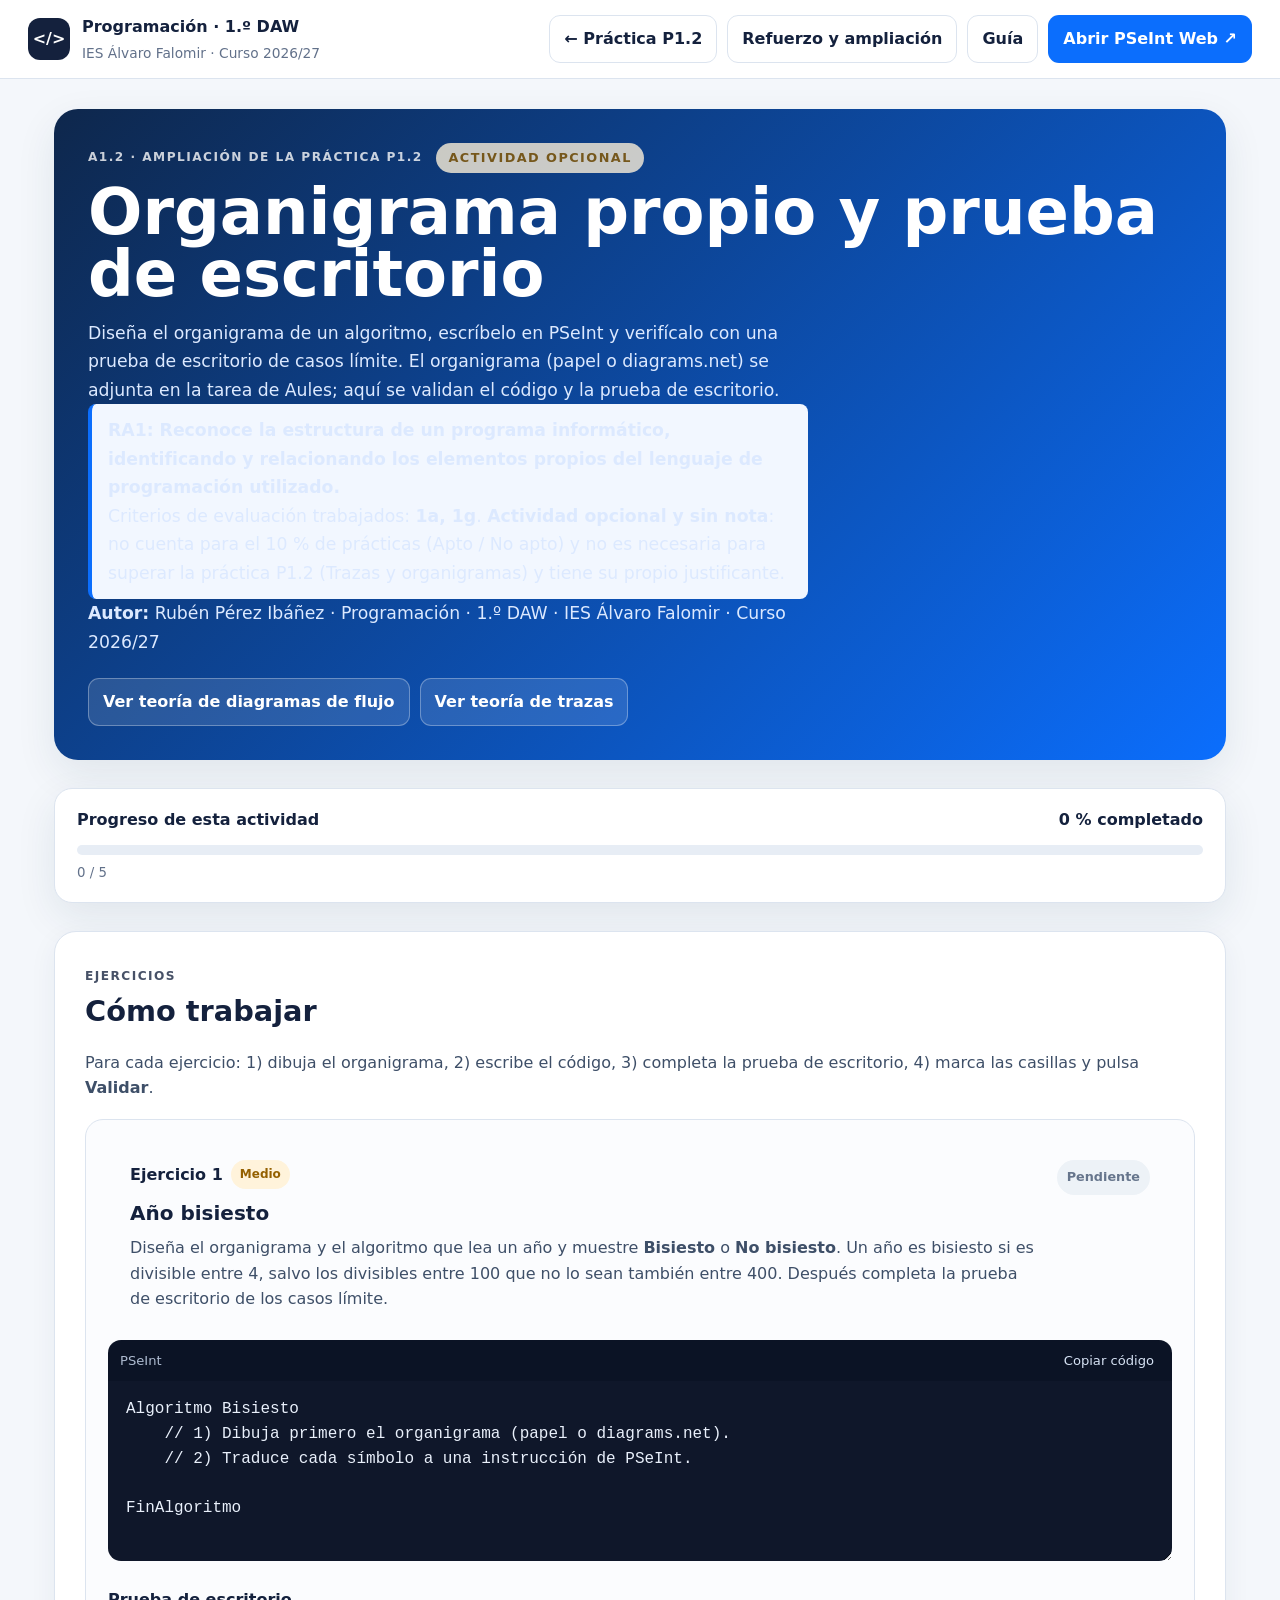
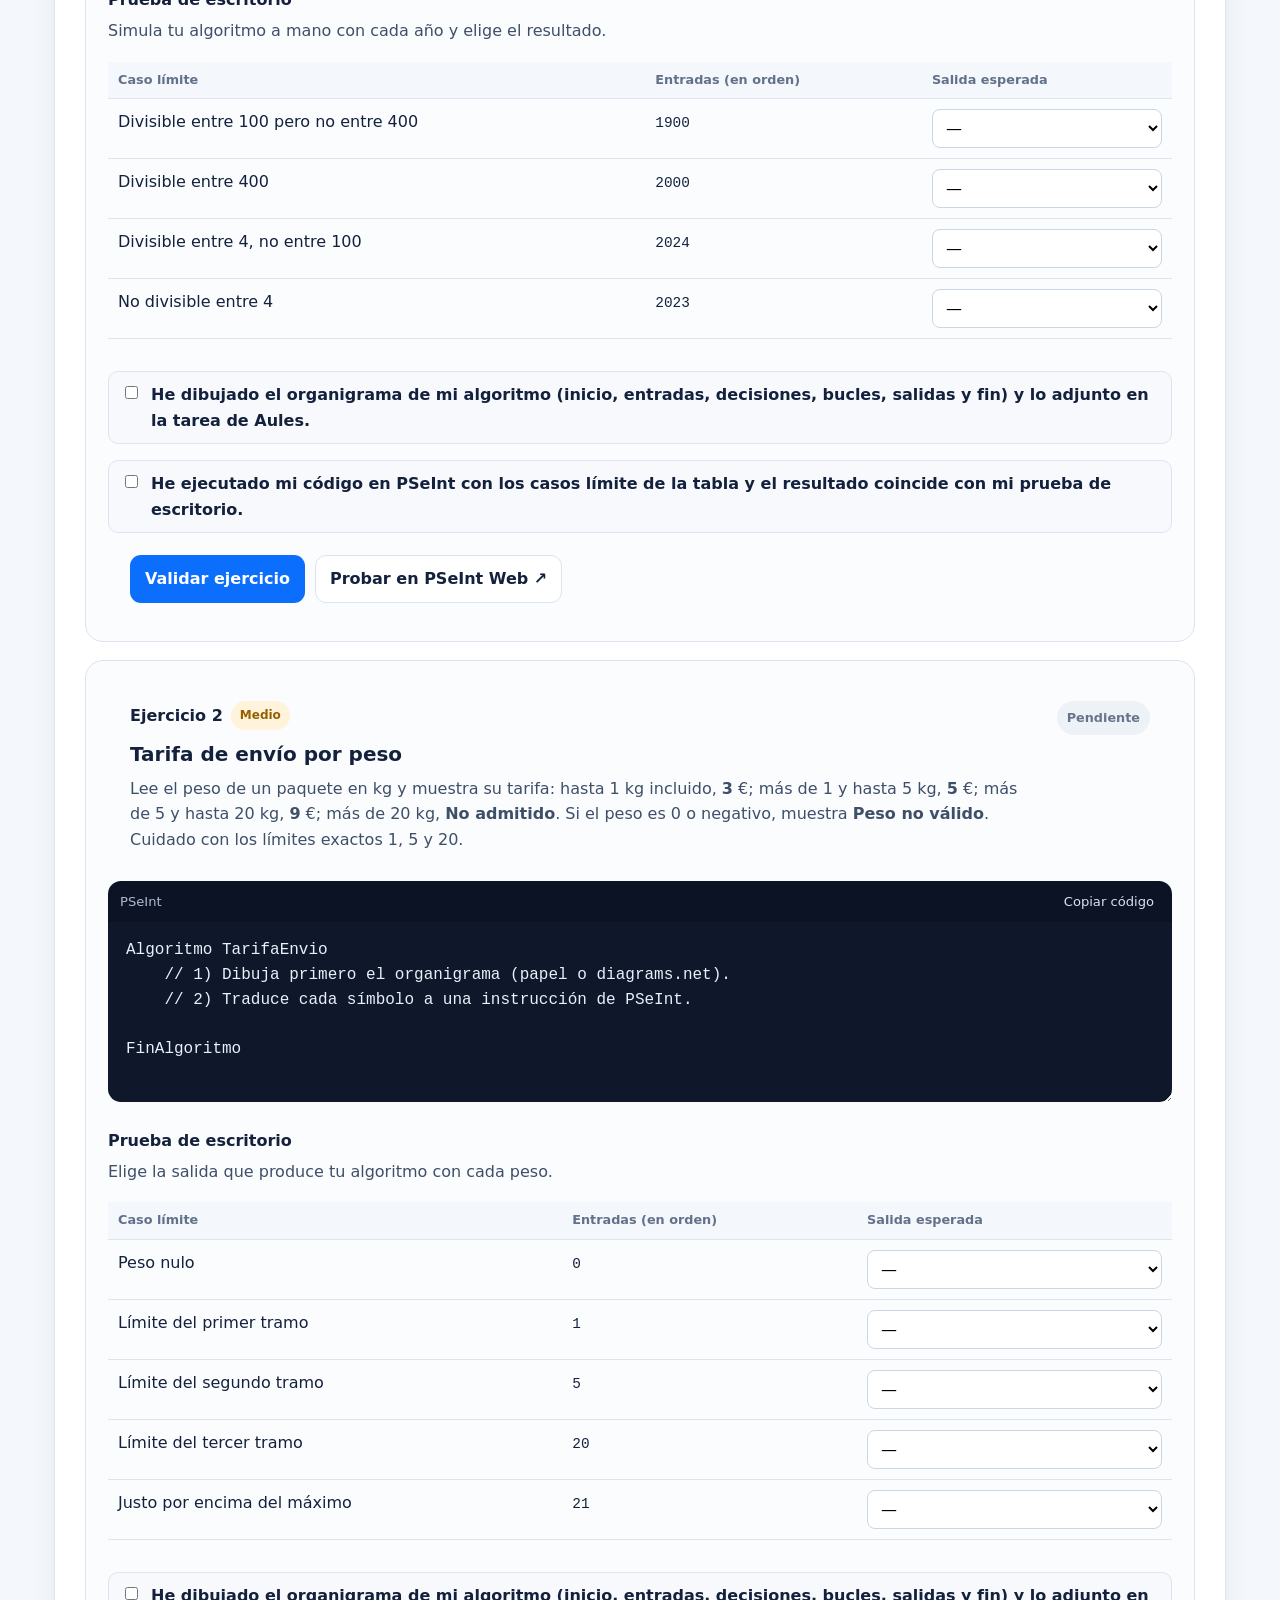
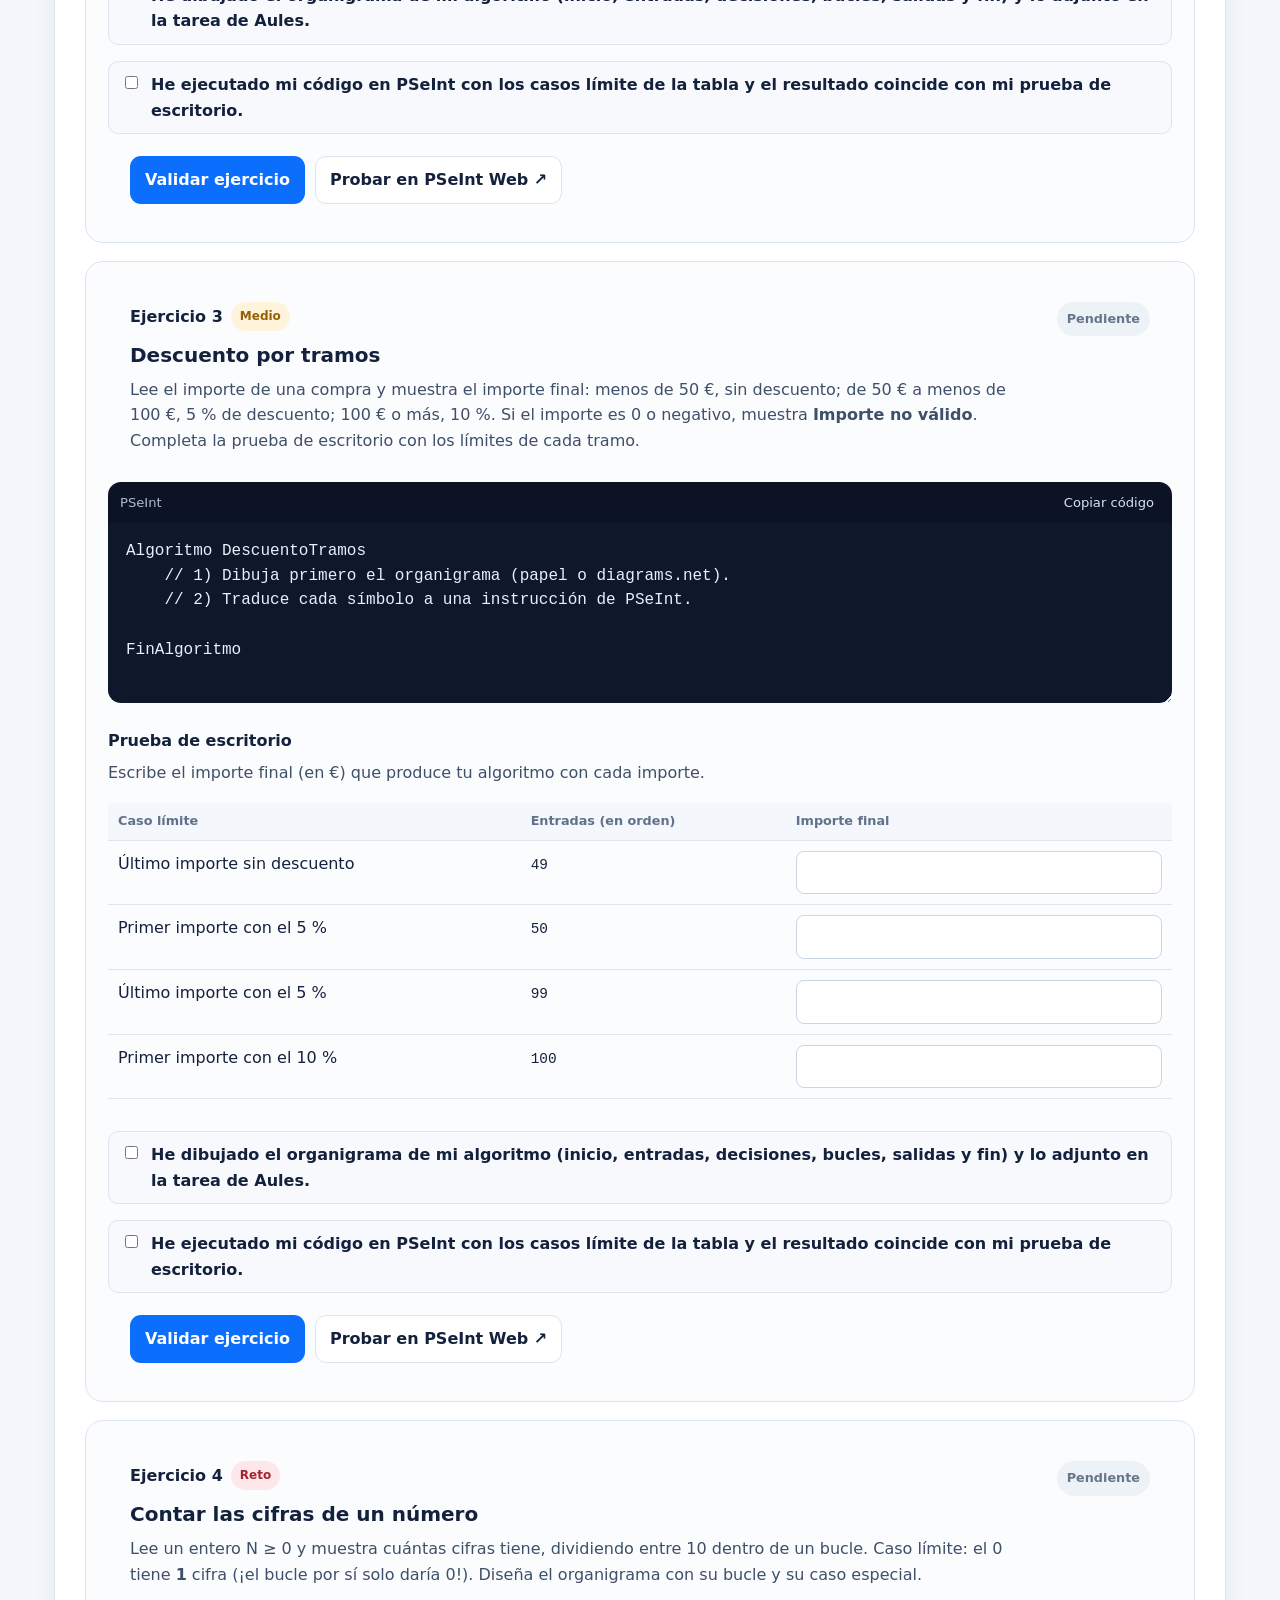
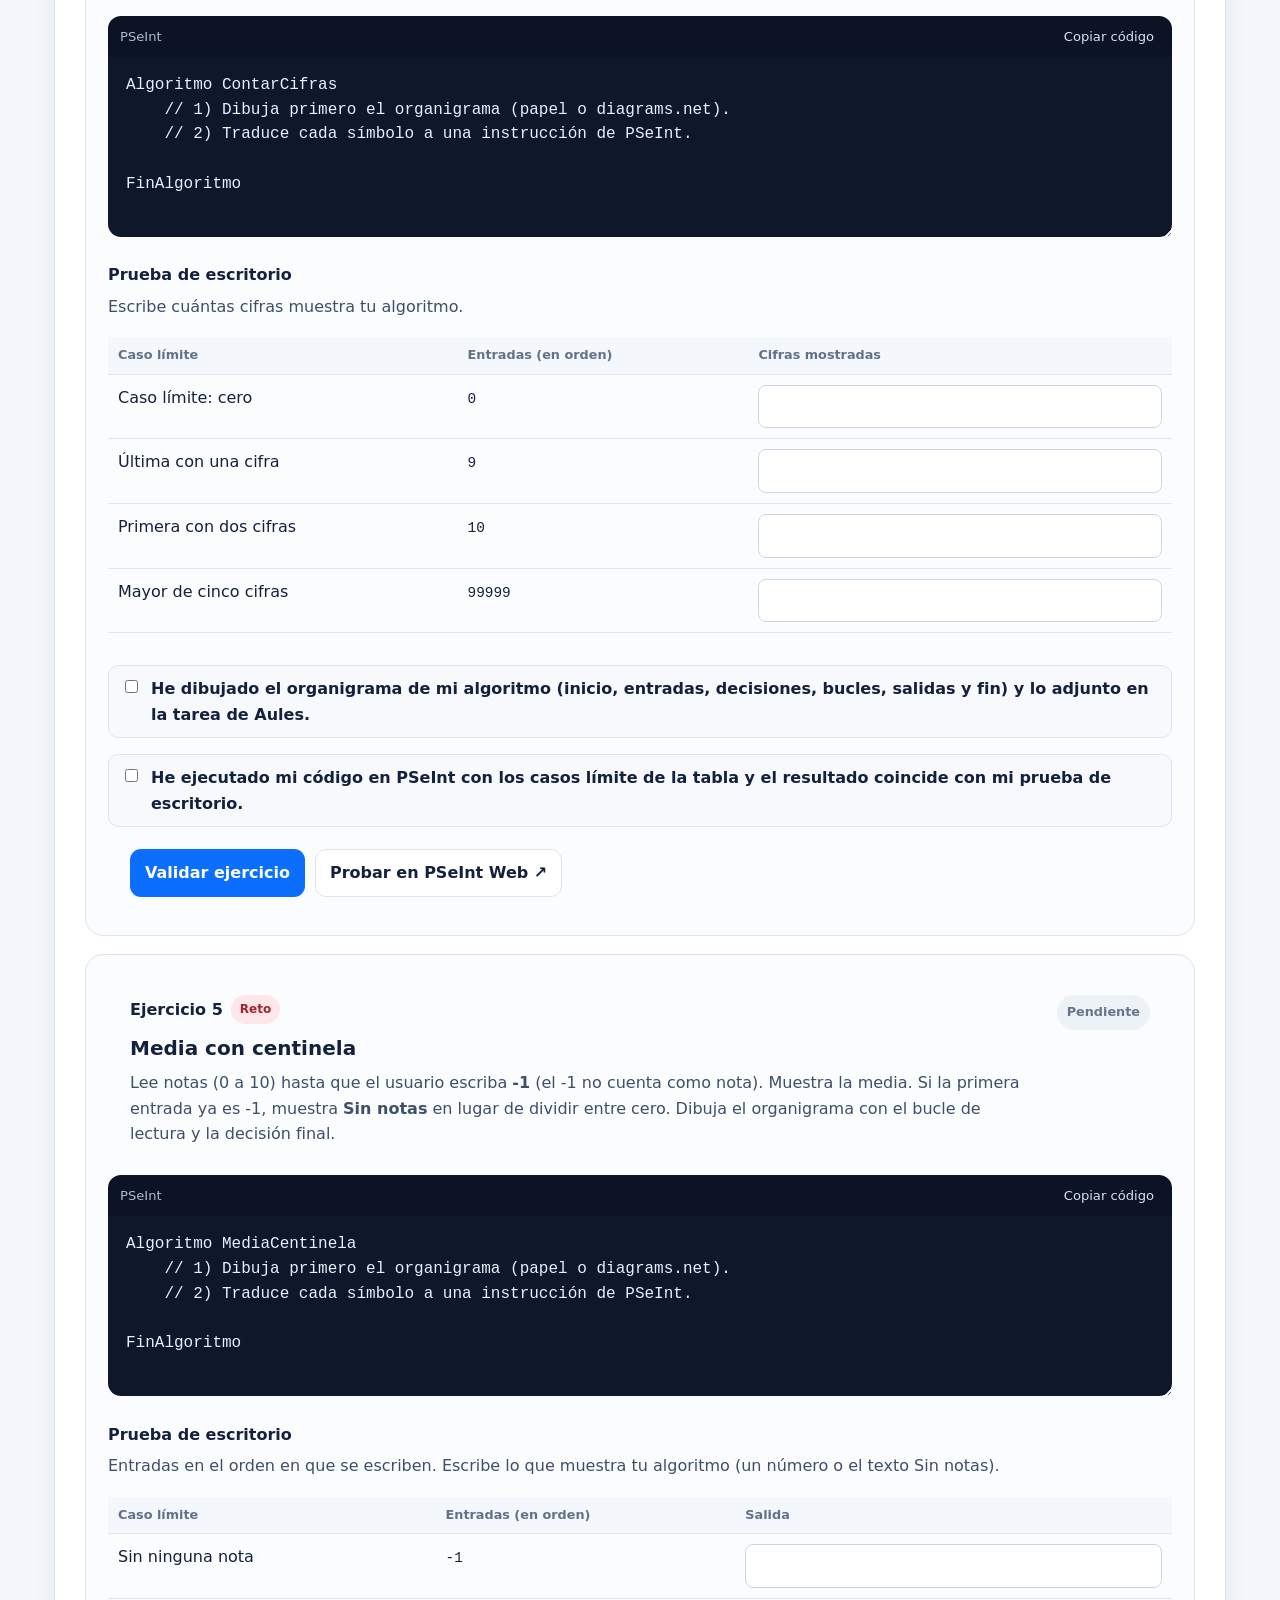
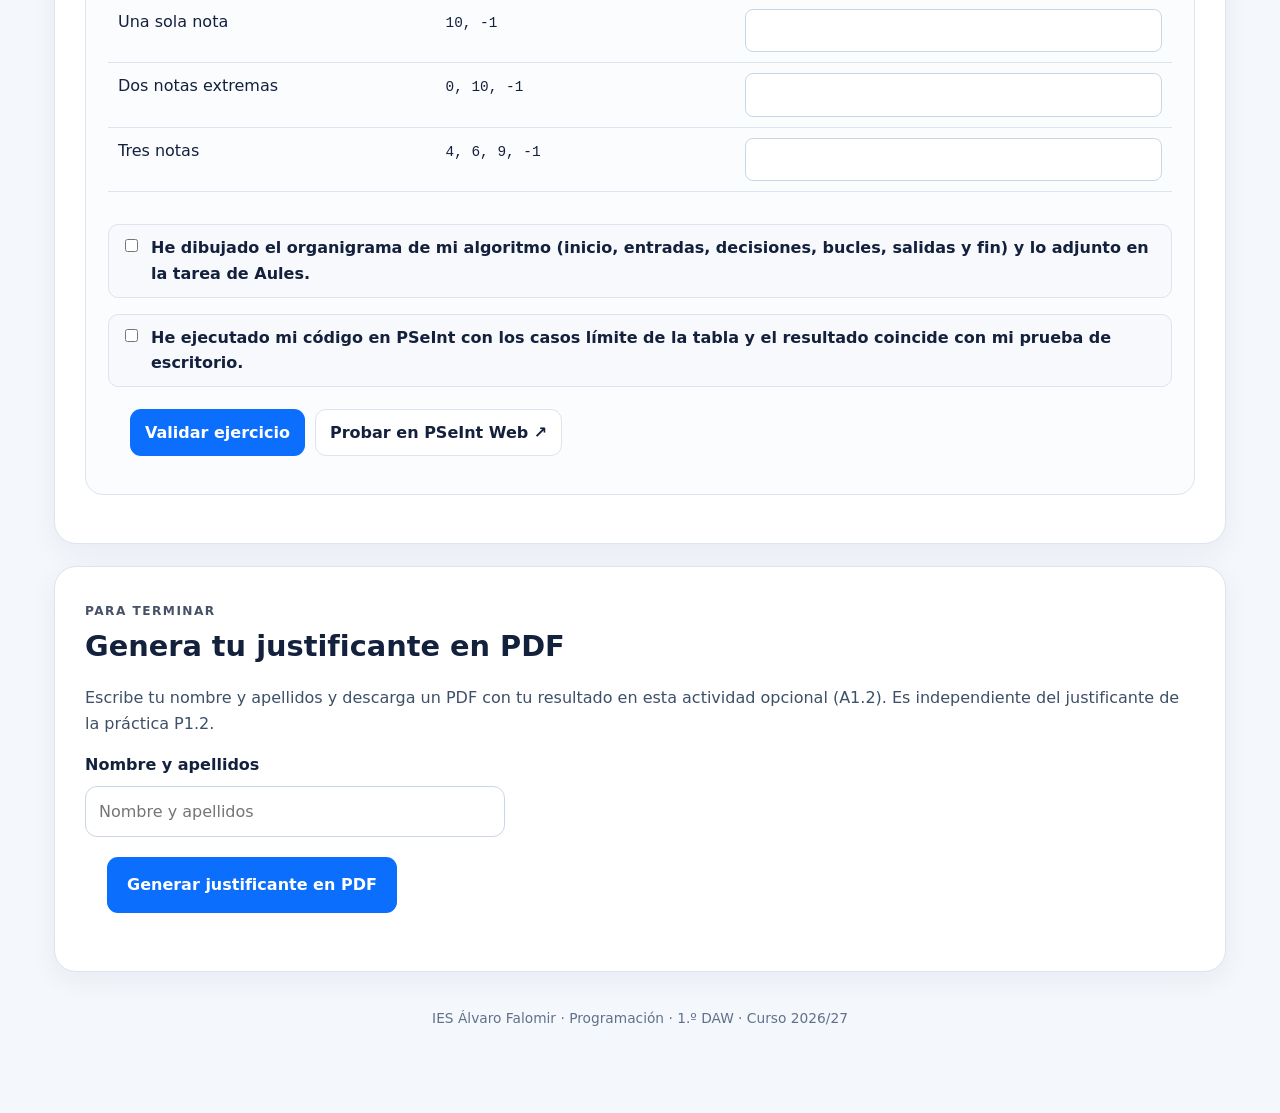
<file: ampliacion2.html>
<!doctype html>
<html lang="es">
<head>
  <meta charset="utf-8" />
  <meta name="viewport" content="width=device-width, initial-scale=1" />
  <meta name="description" content="A1.2 · Ampliación (opcional) de P1.2 · Organigrama propio · Actividad opcional · 1.º DAW · IES Álvaro Falomir" />
  <meta name="author" content="Rubén Pérez Ibáñez" />
  <title>A1.2 · Ampliación (opcional) de P1.2 · Organigrama propio · 1.º DAW · IES Álvaro Falomir</title>
  <link rel="stylesheet" href="guia.css" />
  <link rel="stylesheet" href="styles.css" />
  <link rel="stylesheet" href="extras.css" />
</head>
<body>
<header class="topbar">
  <div class="brand">
    <div class="brand-mark">&lt;/&gt;</div>
    <div><strong>Programación · 1.º DAW</strong><span>IES Álvaro Falomir · Curso 2026/27</span></div>
  </div>
  <div class="top-actions">
    <a class="btn ghost" href="trazas-organigramas.html">← Práctica P1.2</a>
    <a class="btn ghost" href="refuerzo-ampliacion.html">Refuerzo y ampliación</a>
    <a class="btn ghost" href="guia.html">Guía</a>
    <a class="btn primary" href="https://www.pseint-web.app/" target="_blank" rel="noopener">Abrir PSeInt Web ↗</a>
  </div>
</header>

<main class="page">
  <section class="hero">
    <span class="eyebrow">A1.2 · Ampliación de la práctica P1.2 <span class="optional-tag">Actividad opcional</span></span>
    <h1>Organigrama propio y prueba de escritorio</h1>
    <p>Diseña el organigrama de un algoritmo, escríbelo en PSeInt y verifícalo con una prueba de escritorio de casos límite. El organigrama (papel o diagrams.net) se adjunta en la tarea de Aules; aquí se validan el código y la prueba de escritorio.</p>
    <p class="raline"><b>RA1: Reconoce la estructura de un programa informático, identificando y relacionando los elementos propios del lenguaje de programación utilizado.</b><br>Criterios de evaluación trabajados: <b>1a, 1g</b>. <b>Actividad opcional y sin nota</b>: no cuenta para el 10 % de prácticas (Apto / No apto) y no es necesaria para superar la práctica P1.2 (Trazas y organigramas) y tiene su propio justificante.</p>
    <p class="author-line"><strong>Autor:</strong> Rubén Pérez Ibáñez · Programación · 1.º DAW · IES Álvaro Falomir · Curso 2026/27</p>
    <div class="hero-links">
      <a class="btn ghost" href="guia.html#diagramas">Ver teoría de diagramas de flujo</a>
      <a class="btn ghost" href="guia.html#traza">Ver teoría de trazas</a>
    </div>
  </section>

  <div class="progress-card">
    <div class="progress-title"><span>Progreso de esta actividad</span><span id="progressPercent">0 % completado</span></div>
    <div class="progress-track"><div class="progress-bar" id="progressBar"></div></div>
    <small id="progressText">0 / 0</small>
  </div>

  <section class="chapter" id="ejercicios">
    <span class="eyebrow">Ejercicios</span>
    <h2>Cómo trabajar</h2>
    <p>Para cada ejercicio: 1) dibuja el organigrama, 2) escribe el código, 3) completa la prueba de escritorio, 4) marca las casillas y pulsa <b>Validar</b>.</p>
    <div id="exerciseList"></div>
  </section>

  <section class="chapter" id="justificante">
    <span class="eyebrow">Para terminar</span>
    <h2>Genera tu justificante en PDF</h2>
    <p>Escribe tu nombre y apellidos y descarga un PDF con tu resultado en esta actividad opcional (A1.2). Es independiente del justificante de la práctica P1.2.</p>
    <label for="studentNamePdf">Nombre y apellidos</label>
    <input type="text" id="studentNamePdf" placeholder="Nombre y apellidos" autocomplete="name">
    <div class="exercise-actions">
      <button class="btn primary large" type="button" id="generatePdfBtn">Generar justificante en PDF</button>
    </div>
    <p class="finish-hint" id="pdfHint"></p>
  </section>

  <p class="footer">IES Álvaro Falomir · Programación · 1.º DAW · Curso 2026/27</p>
</main>

<script src="jspdf.umd.min.js"></script>
<script src="pseint-mini.js"></script>
<script src="ampliacion2.js"></script>
<script src="extras-core.js"></script>
</body>
</html>
</file>
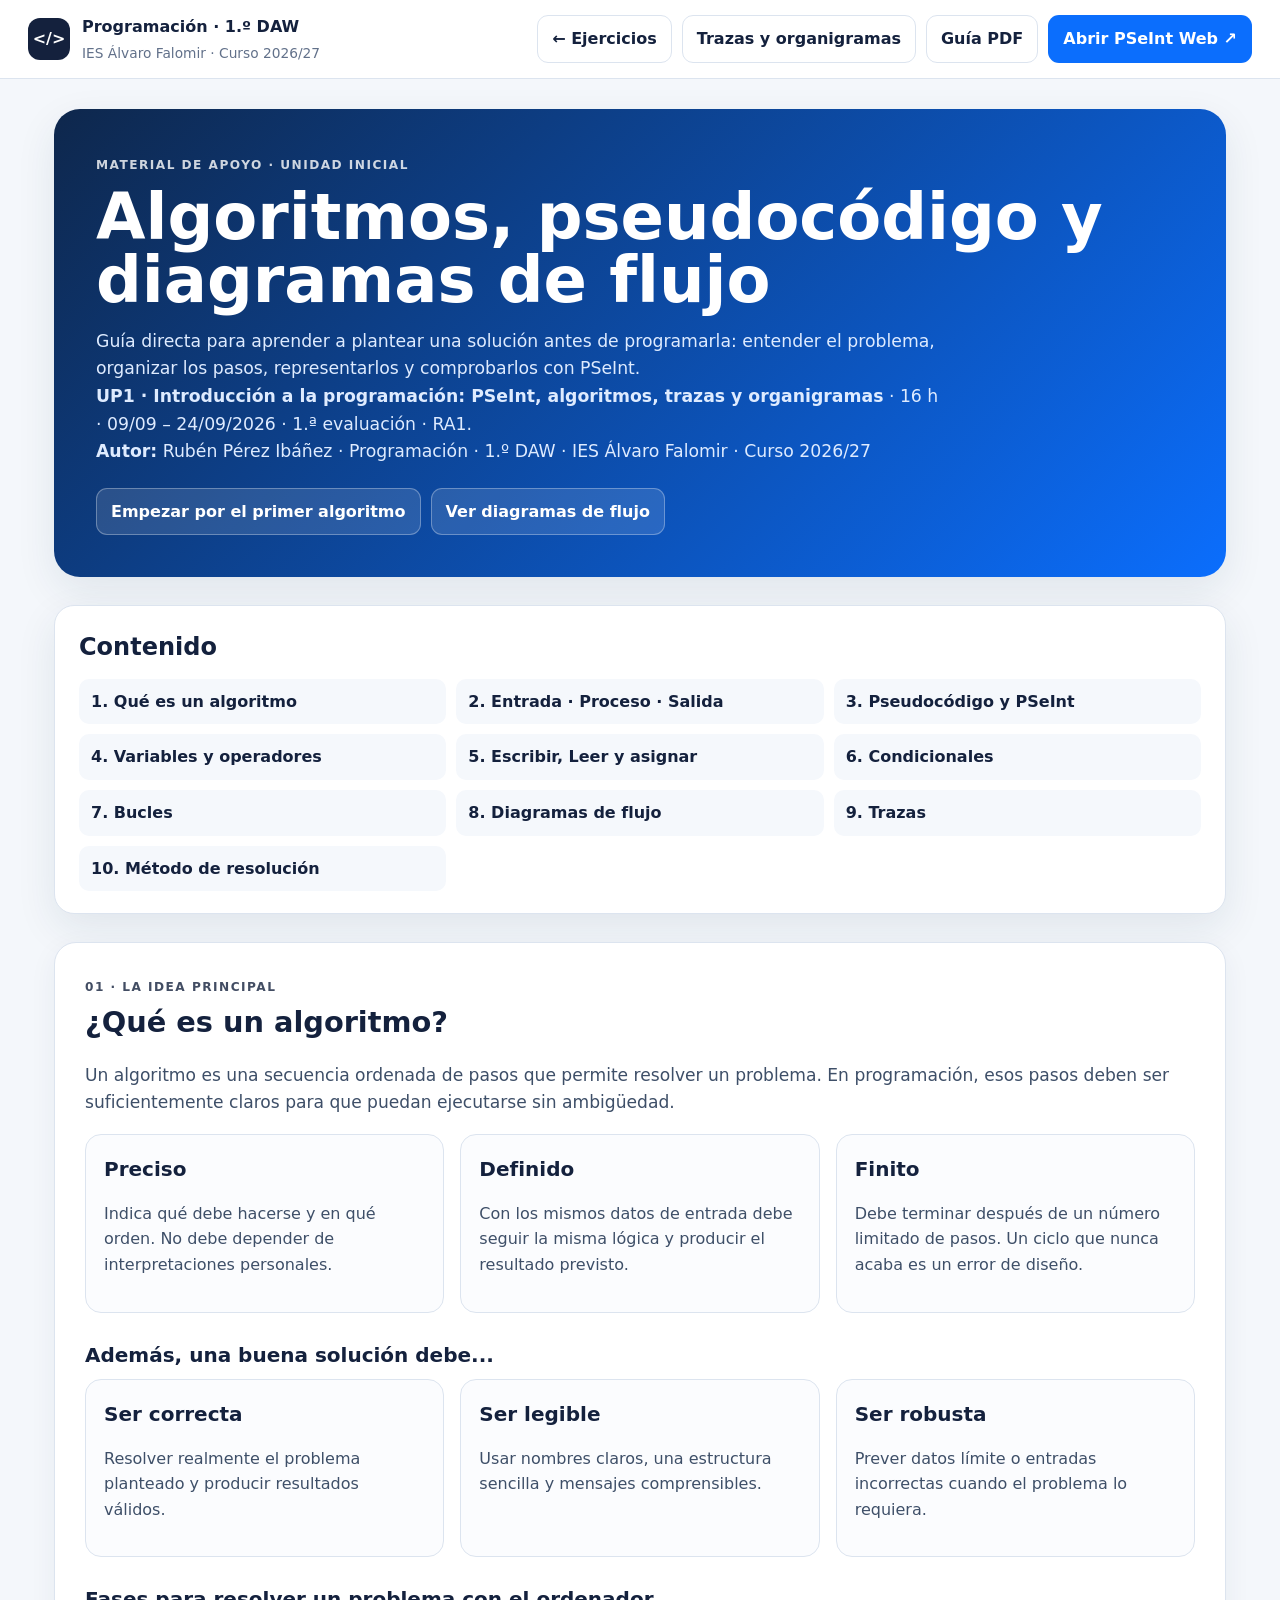
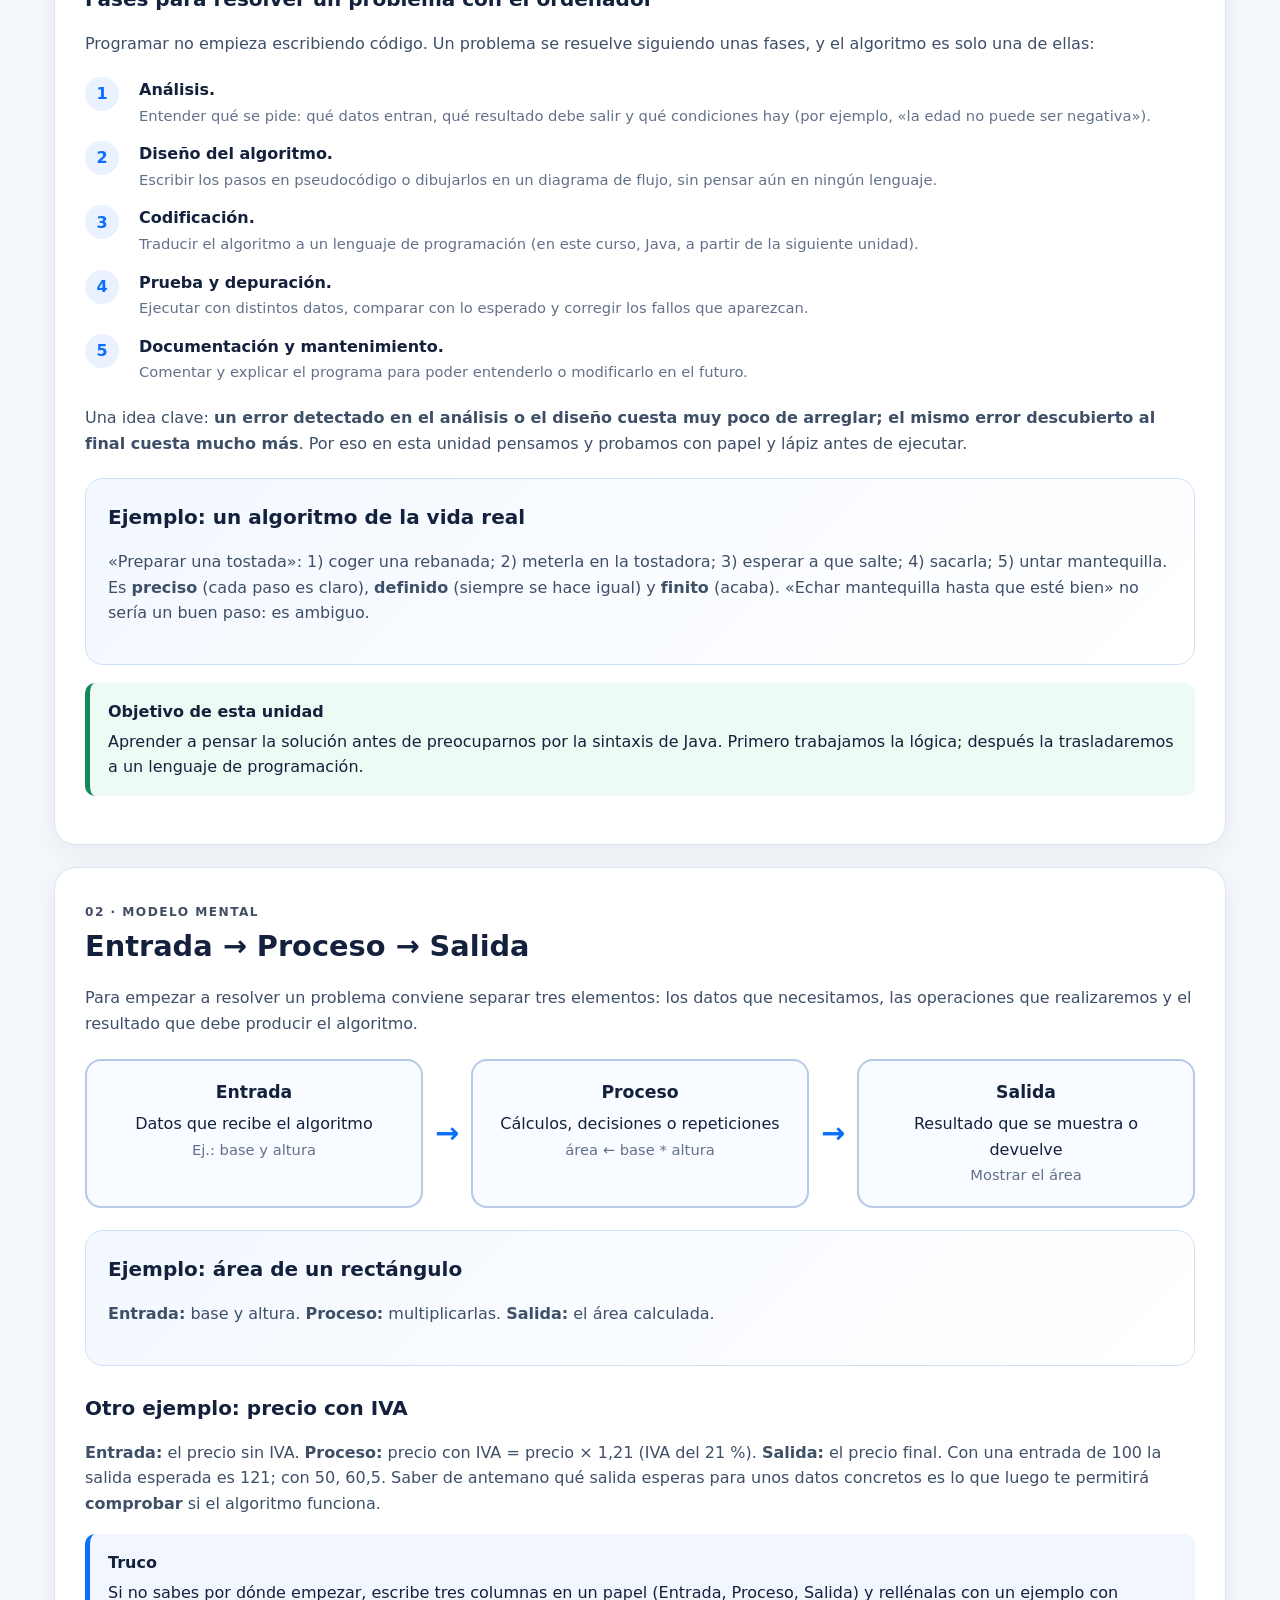
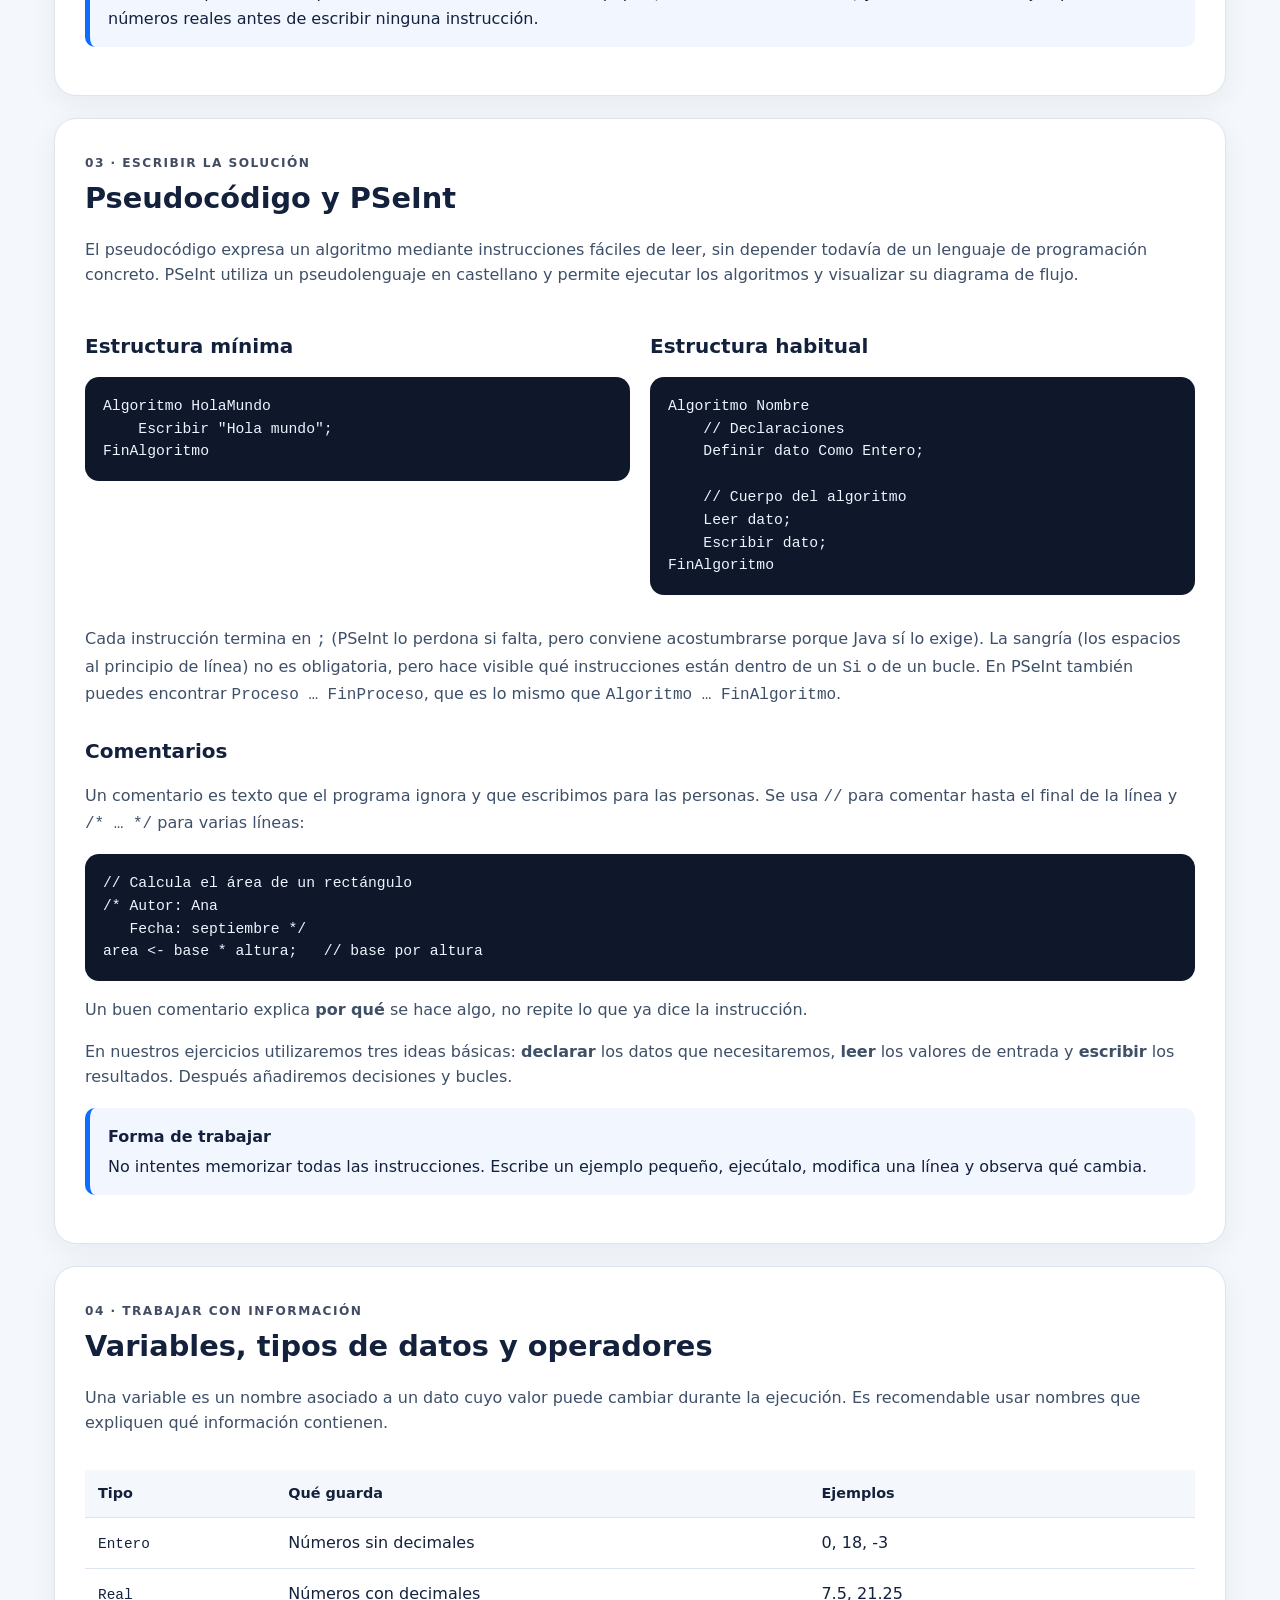
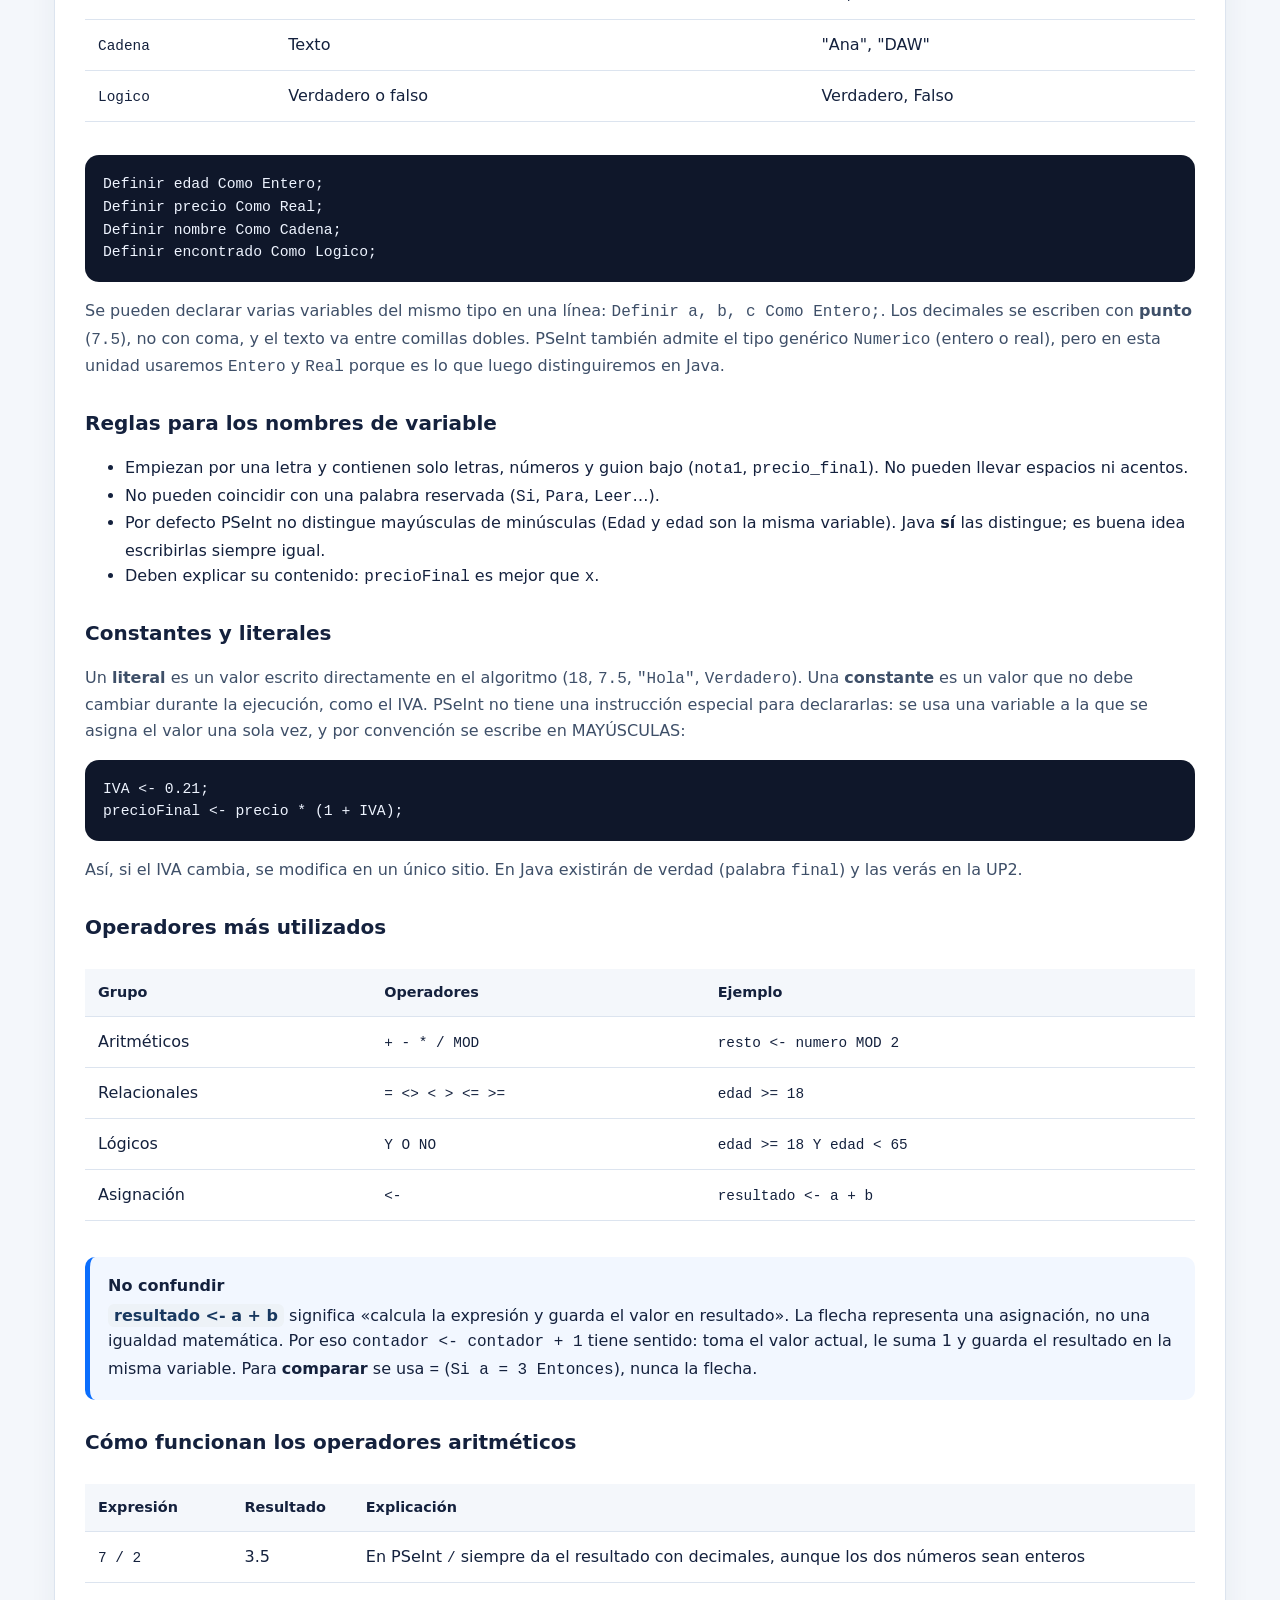
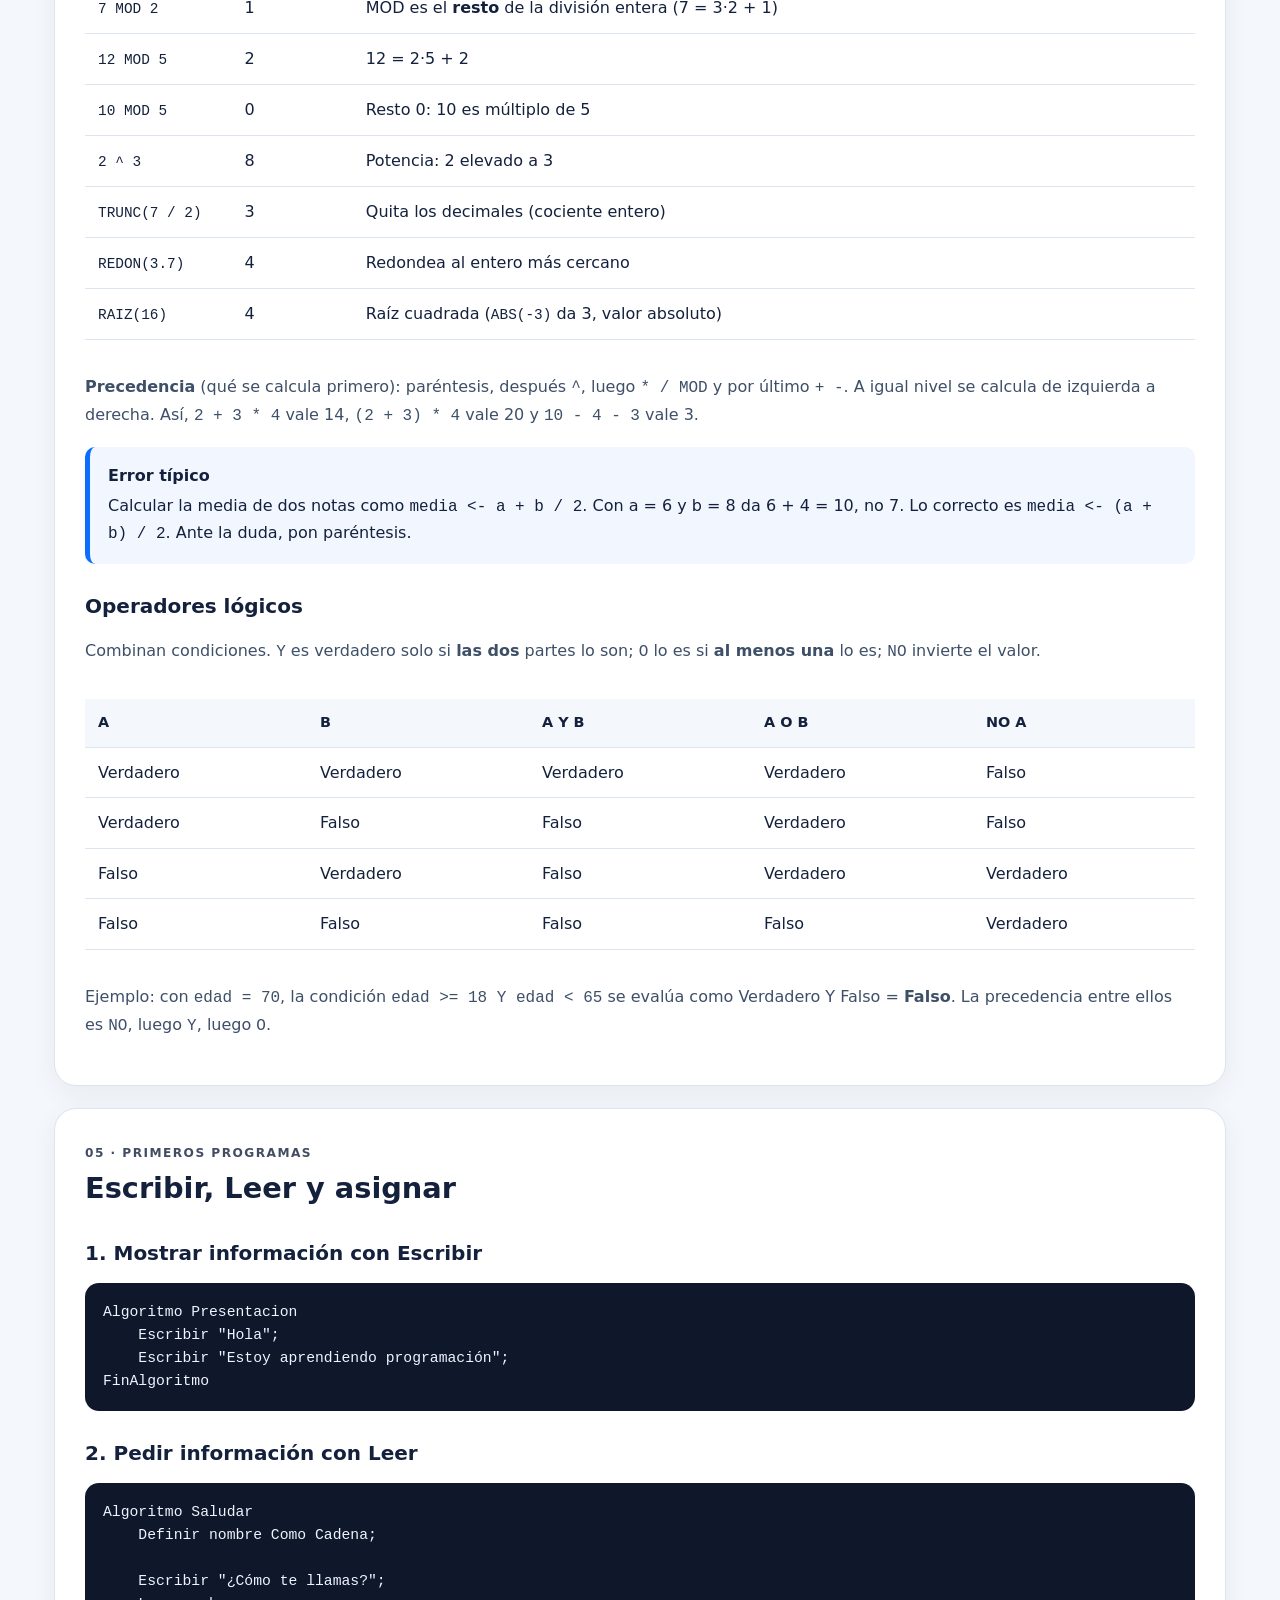
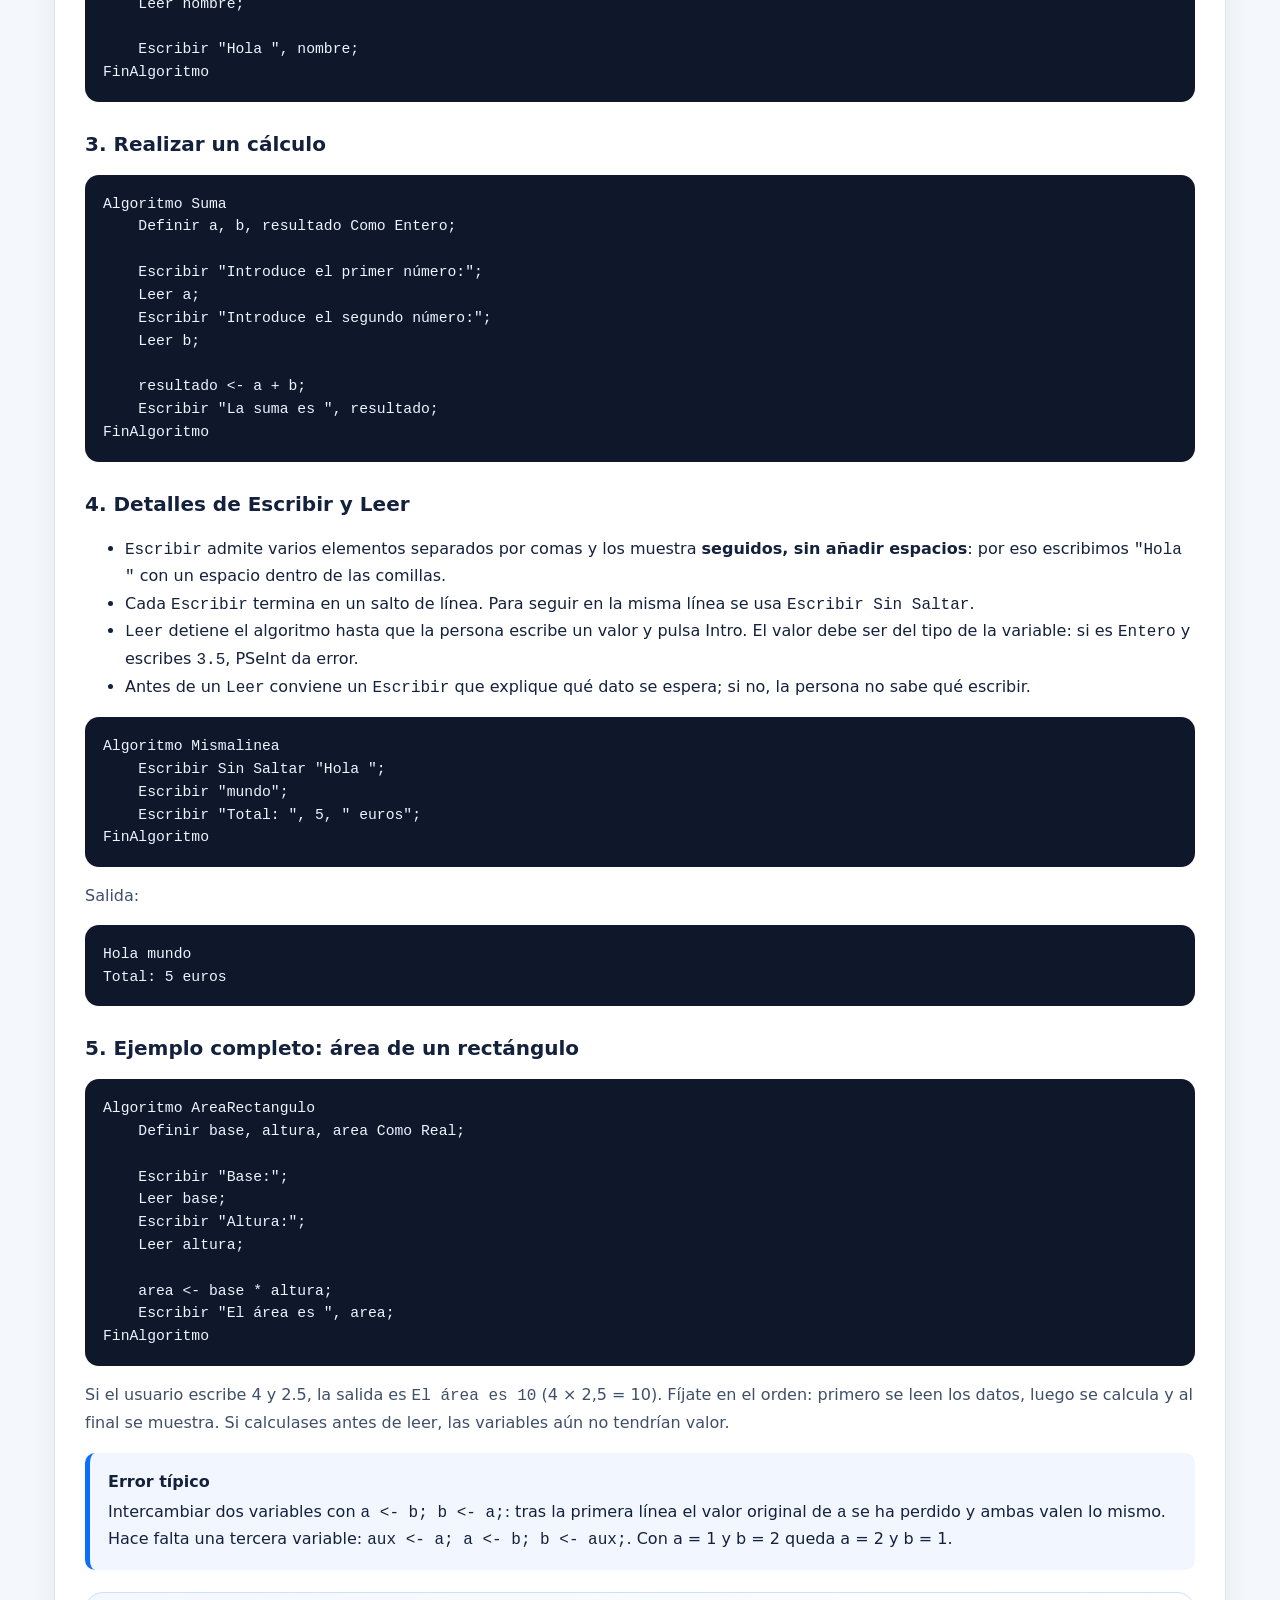
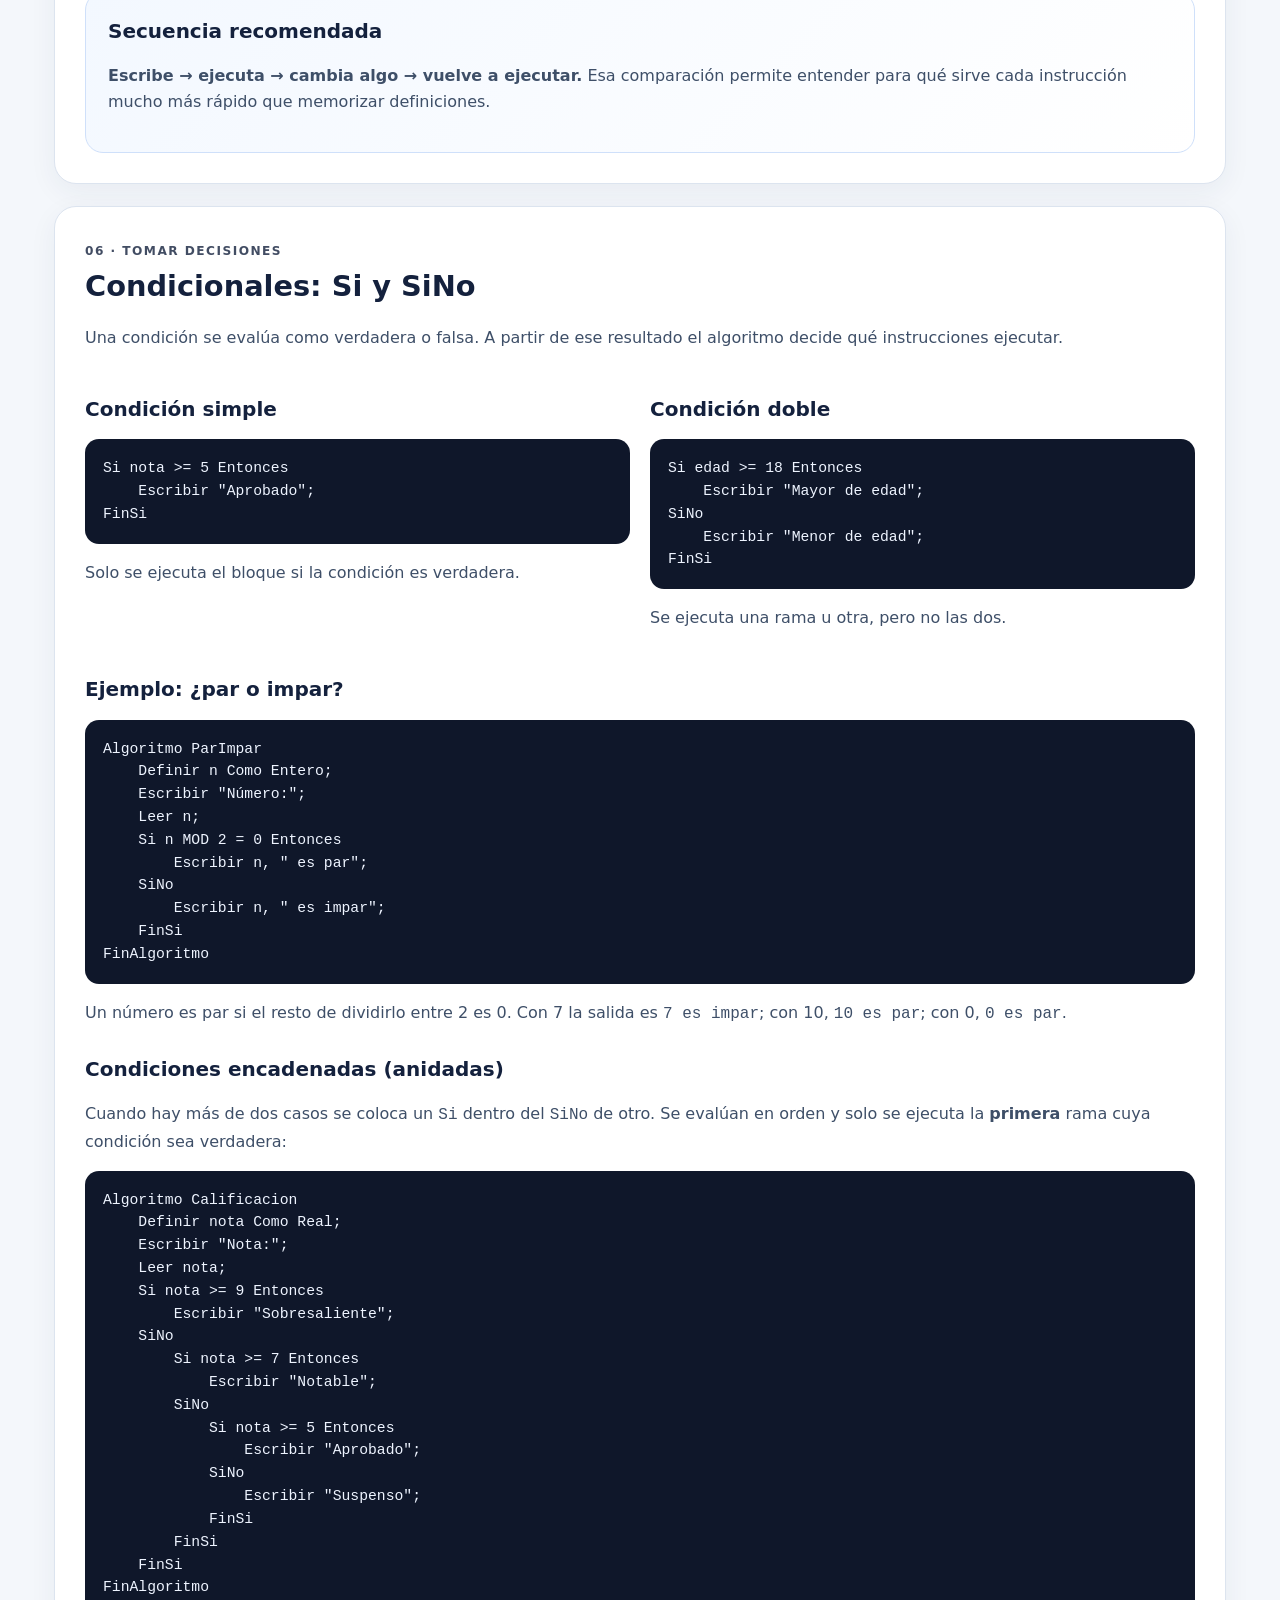
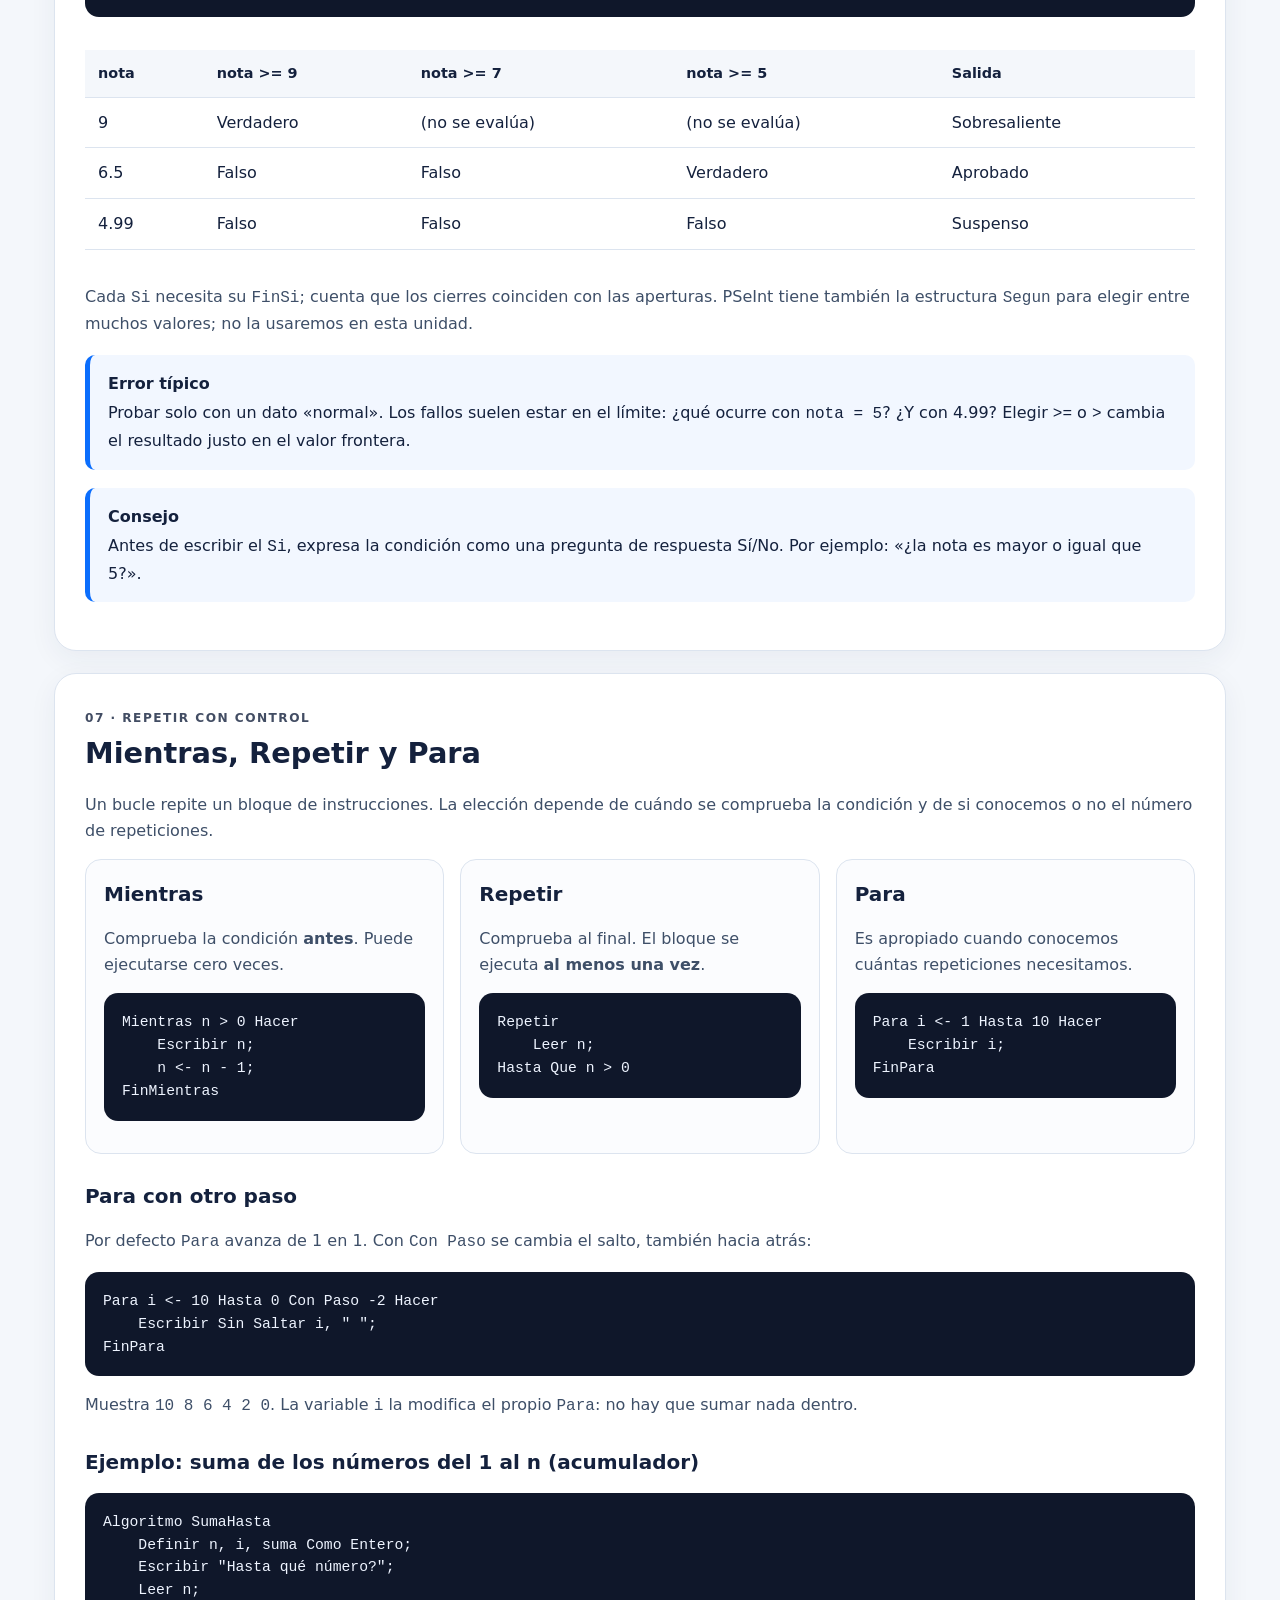
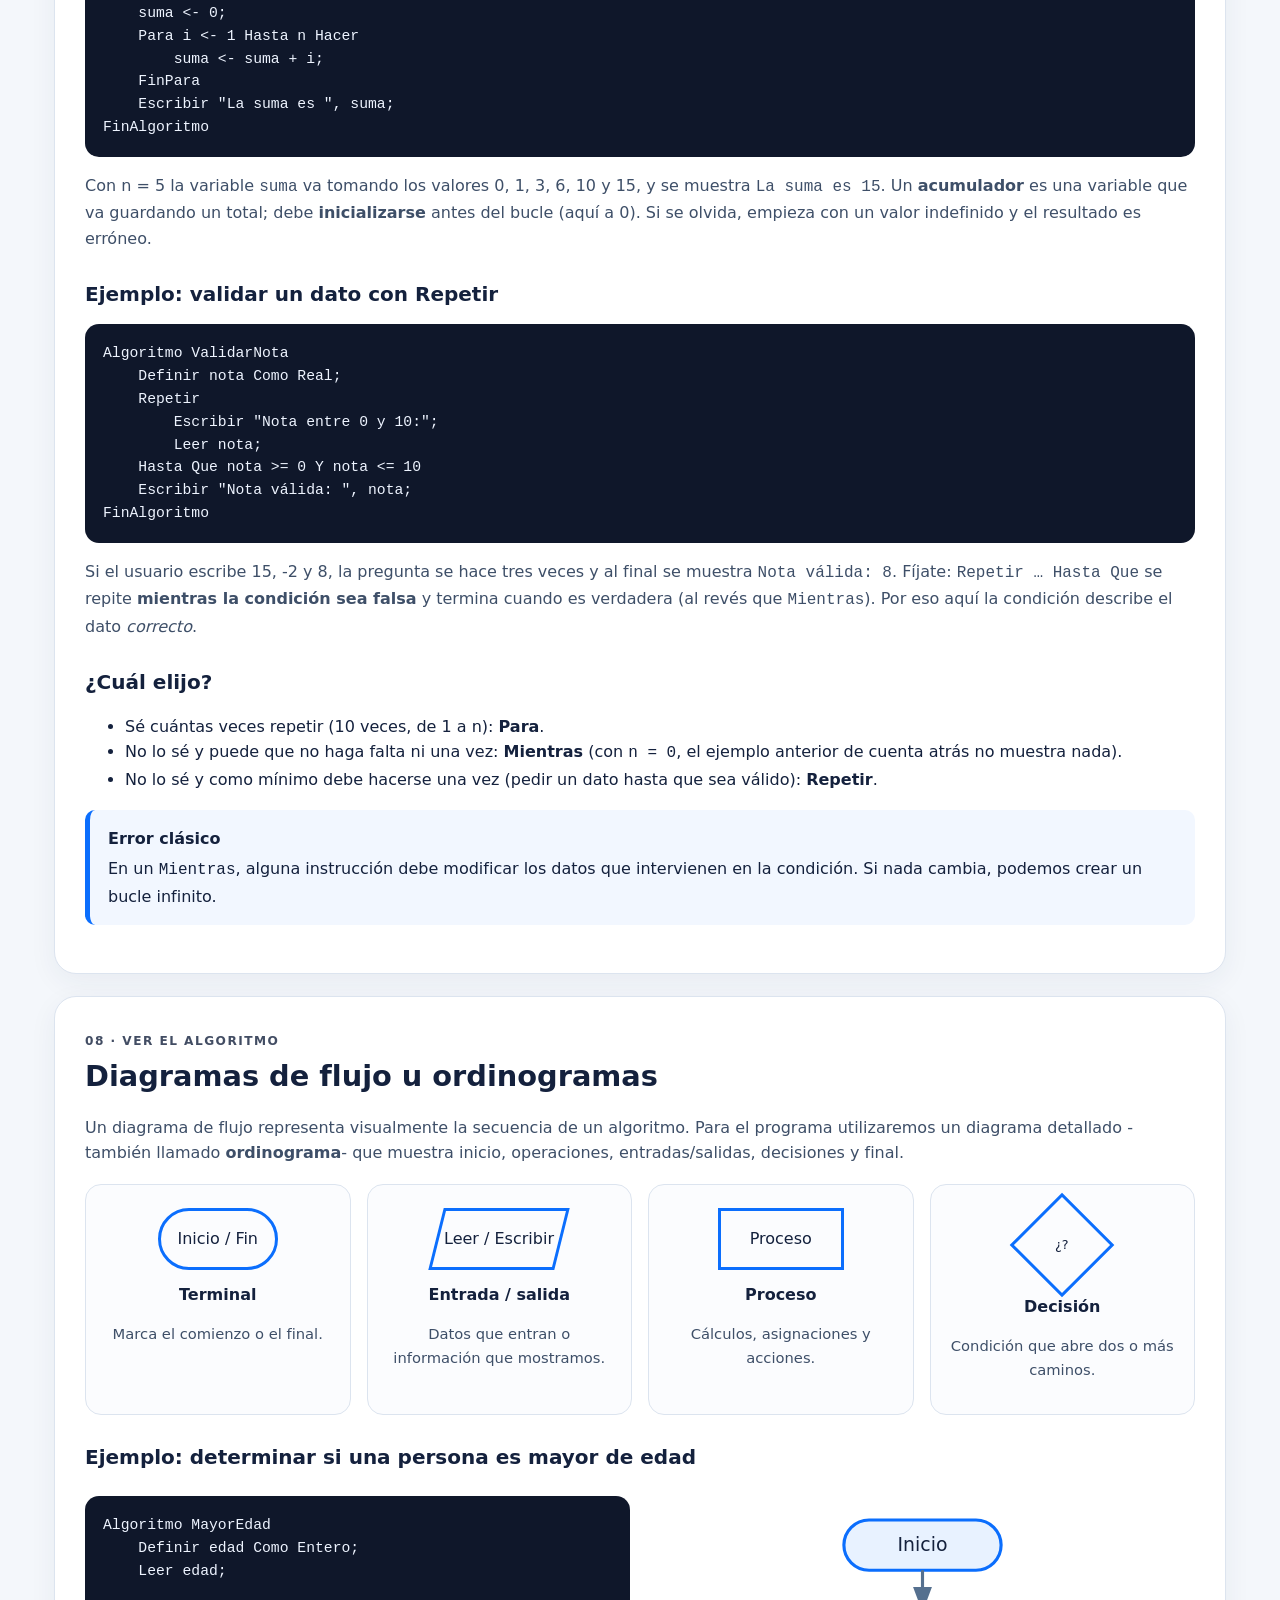
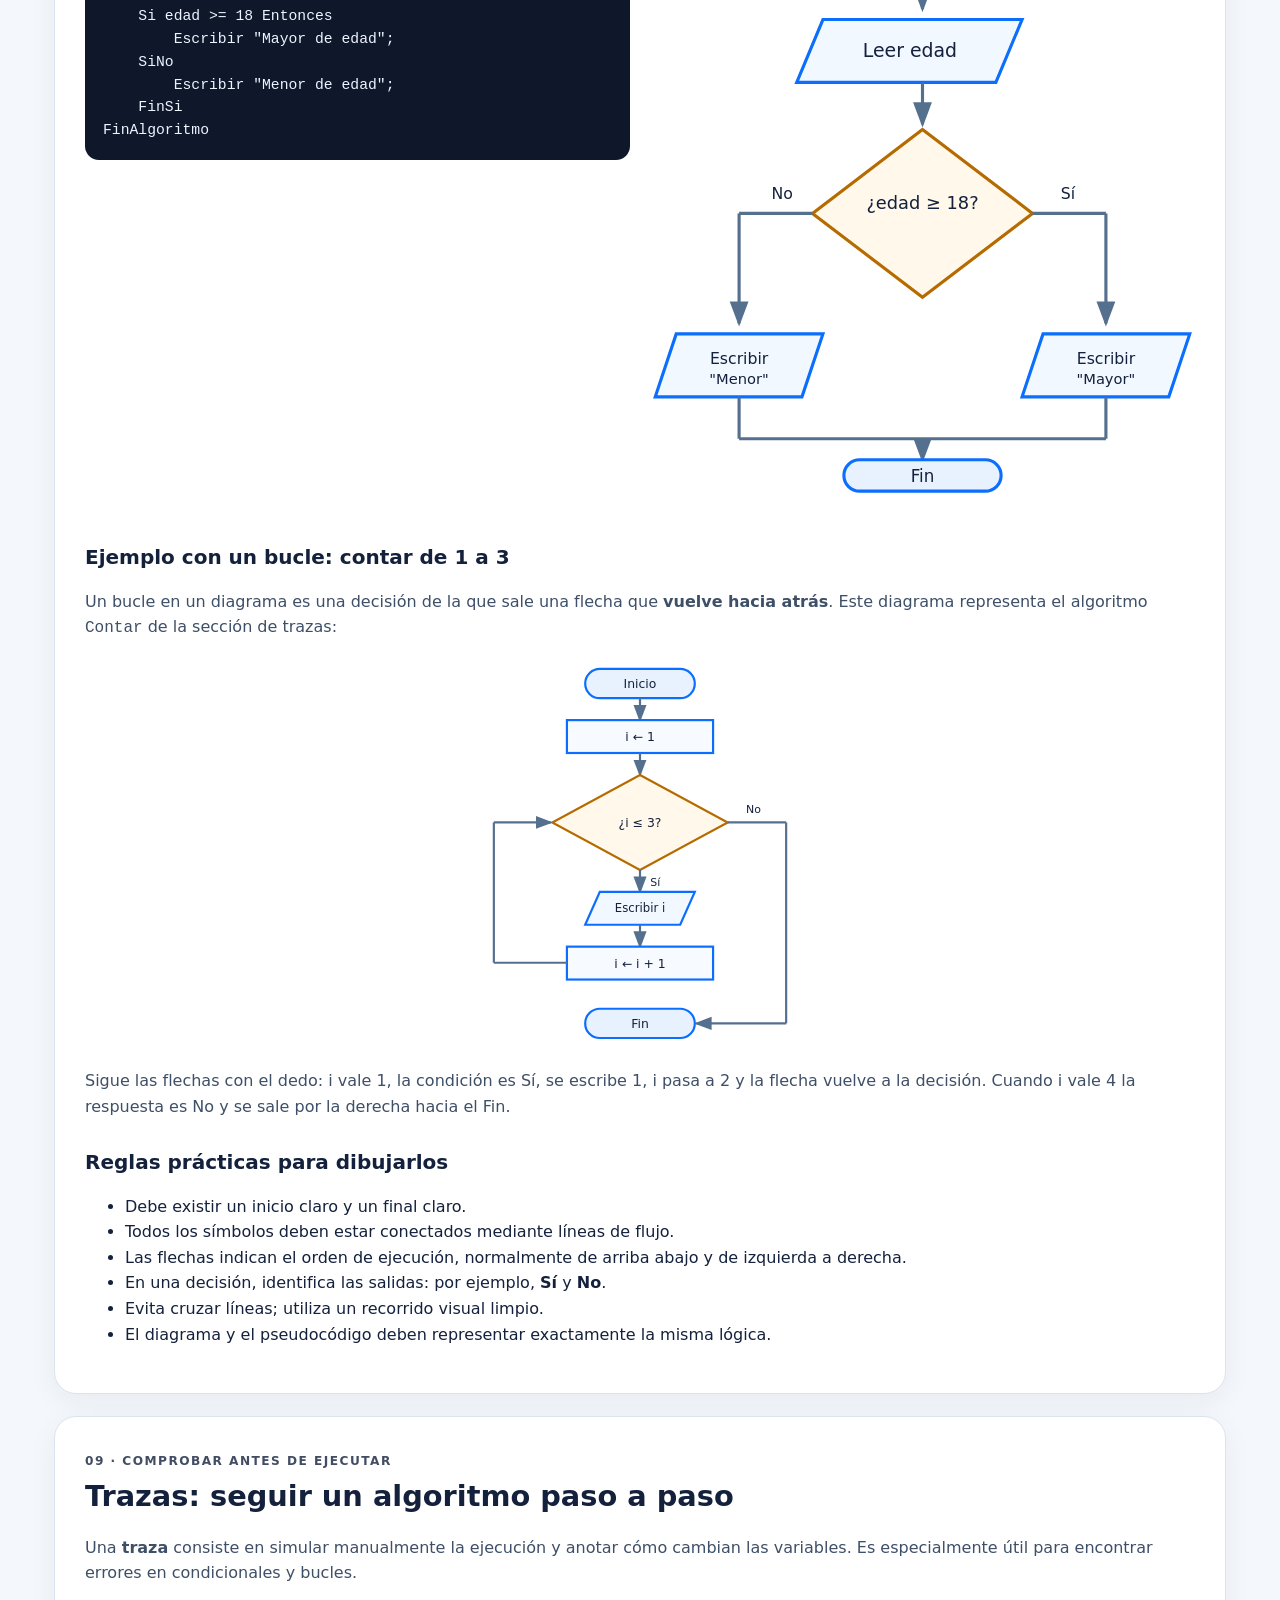
<file: guia.html>
<!doctype html>
<html lang="es">
<head>
  <meta charset="utf-8" />
  <meta name="viewport" content="width=device-width, initial-scale=1" />
  <meta name="description" content="Guía de algoritmos, pseudocódigo, PSeInt, trazas y diagramas de flujo para 1.º DAW." />
  <meta name="author" content="Rubén Pérez Ibáñez" />
  <title>Guía de algoritmos y PSeInt · 1.º DAW · IES Álvaro Falomir</title>
  <link rel="stylesheet" href="guia.css" />
</head>
<body>
<header class="topbar">
  <div class="brand">
    <div class="brand-mark">&lt;/&gt;</div>
    <div><strong>Programación · 1.º DAW</strong><span>IES Álvaro Falomir · Curso 2026/27</span></div>
  </div>
  <div class="top-actions">
    <a class="btn ghost" href="index.html">← Ejercicios</a>
    <a class="btn ghost" href="trazas-organigramas.html">Trazas y organigramas</a>
    <a class="btn ghost" href="docs/Guia_Algoritmos_PSeInt_1DAW.pdf" target="_blank">Guía PDF</a>
    <a class="btn primary" href="https://www.pseint-web.app/" target="_blank" rel="noopener">Abrir PSeInt Web ↗</a>
  </div>
</header>

<main class="page">
  <section class="hero">
    <span class="eyebrow">Material de apoyo · Unidad inicial</span>
    <h1>Algoritmos, pseudocódigo y diagramas de flujo</h1>
    <p>Guía directa para aprender a plantear una solución antes de programarla: entender el problema, organizar los pasos, representarlos y comprobarlos con PSeInt.</p>
    <p><b>UP1 · Introducción a la programación: PSeInt, algoritmos, trazas y organigramas</b> · 16 h · 09/09 – 24/09/2026 · 1.ª evaluación · RA1.</p>
    <p class="author-line"><strong>Autor:</strong> Rubén Pérez Ibáñez · Programación · 1.º DAW · IES Álvaro Falomir · Curso 2026/27</p>
    <div class="hero-links">
      <a class="btn ghost" href="#primer-algoritmo">Empezar por el primer algoritmo</a>
      <a class="btn ghost" href="#diagramas">Ver diagramas de flujo</a>
    </div>
  </section>

  <nav class="toc" aria-label="Índice de la guía">
    <h2>Contenido</h2>
    <div class="toc-grid">
      <a href="#algoritmo">1. Qué es un algoritmo</a>
      <a href="#eps">2. Entrada · Proceso · Salida</a>
      <a href="#pseudocodigo">3. Pseudocódigo y PSeInt</a>
      <a href="#datos">4. Variables y operadores</a>
      <a href="#primer-algoritmo">5. Escribir, Leer y asignar</a>
      <a href="#condicionales">6. Condicionales</a>
      <a href="#bucles">7. Bucles</a>
      <a href="#diagramas">8. Diagramas de flujo</a>
      <a href="#traza">9. Trazas</a>
      <a href="#metodo">10. Método de resolución</a>
    </div>
  </nav>

  <section class="chapter" id="algoritmo">
    <span class="eyebrow">01 · La idea principal</span>
    <h2>¿Qué es un algoritmo?</h2>
    <p class="lead">Un algoritmo es una secuencia ordenada de pasos que permite resolver un problema. En programación, esos pasos deben ser suficientemente claros para que puedan ejecutarse sin ambigüedad.</p>
    <div class="grid3">
      <div class="card"><h3>Preciso</h3><p>Indica qué debe hacerse y en qué orden. No debe depender de interpretaciones personales.</p></div>
      <div class="card"><h3>Definido</h3><p>Con los mismos datos de entrada debe seguir la misma lógica y producir el resultado previsto.</p></div>
      <div class="card"><h3>Finito</h3><p>Debe terminar después de un número limitado de pasos. Un ciclo que nunca acaba es un error de diseño.</p></div>
    </div>
    <h3>Además, una buena solución debe...</h3>
    <div class="grid3">
      <div class="card"><h3>Ser correcta</h3><p>Resolver realmente el problema planteado y producir resultados válidos.</p></div>
      <div class="card"><h3>Ser legible</h3><p>Usar nombres claros, una estructura sencilla y mensajes comprensibles.</p></div>
      <div class="card"><h3>Ser robusta</h3><p>Prever datos límite o entradas incorrectas cuando el problema lo requiera.</p></div>
    </div>
    <h3>Fases para resolver un problema con el ordenador</h3>
    <p>Programar no empieza escribiendo código. Un problema se resuelve siguiendo unas fases, y el algoritmo es solo una de ellas:</p>
    <ol class="step-list">
      <li><div><b>Análisis.</b><br><span class="mini">Entender qué se pide: qué datos entran, qué resultado debe salir y qué condiciones hay (por ejemplo, «la edad no puede ser negativa»).</span></div></li>
      <li><div><b>Diseño del algoritmo.</b><br><span class="mini">Escribir los pasos en pseudocódigo o dibujarlos en un diagrama de flujo, sin pensar aún en ningún lenguaje.</span></div></li>
      <li><div><b>Codificación.</b><br><span class="mini">Traducir el algoritmo a un lenguaje de programación (en este curso, Java, a partir de la siguiente unidad).</span></div></li>
      <li><div><b>Prueba y depuración.</b><br><span class="mini">Ejecutar con distintos datos, comparar con lo esperado y corregir los fallos que aparezcan.</span></div></li>
      <li><div><b>Documentación y mantenimiento.</b><br><span class="mini">Comentar y explicar el programa para poder entenderlo o modificarlo en el futuro.</span></div></li>
    </ol>
    <p>Una idea clave: <b>un error detectado en el análisis o el diseño cuesta muy poco de arreglar; el mismo error descubierto al final cuesta mucho más</b>. Por eso en esta unidad pensamos y probamos con papel y lápiz antes de ejecutar.</p>
    <div class="practice"><h3>Ejemplo: un algoritmo de la vida real</h3><p>«Preparar una tostada»: 1) coger una rebanada; 2) meterla en la tostadora; 3) esperar a que salte; 4) sacarla; 5) untar mantequilla. Es <b>preciso</b> (cada paso es claro), <b>definido</b> (siempre se hace igual) y <b>finito</b> (acaba). «Echar mantequilla hasta que esté bien» no sería un buen paso: es ambiguo.</p></div>
    <div class="callout ok"><strong>Objetivo de esta unidad</strong>Aprender a pensar la solución antes de preocuparnos por la sintaxis de Java. Primero trabajamos la lógica; después la trasladaremos a un lenguaje de programación.</div>
  </section>

  <section class="chapter" id="eps">
    <span class="eyebrow">02 · Modelo mental</span>
    <h2>Entrada → Proceso → Salida</h2>
    <p>Para empezar a resolver un problema conviene separar tres elementos: los datos que necesitamos, las operaciones que realizaremos y el resultado que debe producir el algoritmo.</p>
    <div class="eps">
      <div class="eps-box"><b>Entrada</b><span>Datos que recibe el algoritmo</span><br><span class="mini">Ej.: base y altura</span></div>
      <div class="eps-arrow">→</div>
      <div class="eps-box"><b>Proceso</b><span>Cálculos, decisiones o repeticiones</span><br><span class="mini">área ← base * altura</span></div>
      <div class="eps-arrow">→</div>
      <div class="eps-box"><b>Salida</b><span>Resultado que se muestra o devuelve</span><br><span class="mini">Mostrar el área</span></div>
    </div>
    <div class="practice"><h3>Ejemplo: área de un rectángulo</h3><p><b>Entrada:</b> base y altura. <b>Proceso:</b> multiplicarlas. <b>Salida:</b> el área calculada.</p></div>
    <h3>Otro ejemplo: precio con IVA</h3>
    <p><b>Entrada:</b> el precio sin IVA. <b>Proceso:</b> precio con IVA = precio × 1,21 (IVA del 21 %). <b>Salida:</b> el precio final. Con una entrada de 100 la salida esperada es 121; con 50, 60,5. Saber de antemano qué salida esperas para unos datos concretos es lo que luego te permitirá <b>comprobar</b> si el algoritmo funciona.</p>
    <div class="callout"><strong>Truco</strong>Si no sabes por dónde empezar, escribe tres columnas en un papel (Entrada, Proceso, Salida) y rellénalas con un ejemplo con números reales antes de escribir ninguna instrucción.</div>
  </section>

  <section class="chapter" id="pseudocodigo">
    <span class="eyebrow">03 · Escribir la solución</span>
    <h2>Pseudocódigo y PSeInt</h2>
    <p>El pseudocódigo expresa un algoritmo mediante instrucciones fáciles de leer, sin depender todavía de un lenguaje de programación concreto. PSeInt utiliza un pseudolenguaje en castellano y permite ejecutar los algoritmos y visualizar su diagrama de flujo.</p>
    <div class="grid2">
      <div>
        <h3>Estructura mínima</h3>
<pre>Algoritmo HolaMundo
    Escribir "Hola mundo";
FinAlgoritmo</pre>
      </div>
      <div>
        <h3>Estructura habitual</h3>
<pre>Algoritmo Nombre
    // Declaraciones
    Definir dato Como Entero;

    // Cuerpo del algoritmo
    Leer dato;
    Escribir dato;
FinAlgoritmo</pre>
      </div>
    </div>
    <p>Cada instrucción termina en <code>;</code> (PSeInt lo perdona si falta, pero conviene acostumbrarse porque Java sí lo exige). La sangría (los espacios al principio de línea) no es obligatoria, pero hace visible qué instrucciones están dentro de un <code>Si</code> o de un bucle. En PSeInt también puedes encontrar <code>Proceso … FinProceso</code>, que es lo mismo que <code>Algoritmo … FinAlgoritmo</code>.</p>
    <h3>Comentarios</h3>
    <p>Un comentario es texto que el programa ignora y que escribimos para las personas. Se usa <code>//</code> para comentar hasta el final de la línea y <code>/* … */</code> para varias líneas:</p>
<pre>// Calcula el área de un rectángulo
/* Autor: Ana
   Fecha: septiembre */
area &lt;- base * altura;   // base por altura</pre>
    <p>Un buen comentario explica <b>por qué</b> se hace algo, no repite lo que ya dice la instrucción.</p>
    <p>En nuestros ejercicios utilizaremos tres ideas básicas: <b>declarar</b> los datos que necesitaremos, <b>leer</b> los valores de entrada y <b>escribir</b> los resultados. Después añadiremos decisiones y bucles.</p>
    <div class="callout"><strong>Forma de trabajar</strong>No intentes memorizar todas las instrucciones. Escribe un ejemplo pequeño, ejecútalo, modifica una línea y observa qué cambia.</div>
  </section>

  <section class="chapter" id="datos">
    <span class="eyebrow">04 · Trabajar con información</span>
    <h2>Variables, tipos de datos y operadores</h2>
    <p>Una variable es un nombre asociado a un dato cuyo valor puede cambiar durante la ejecución. Es recomendable usar nombres que expliquen qué información contienen.</p>
    <div class="table-wrap"><table>
      <thead><tr><th>Tipo</th><th>Qué guarda</th><th>Ejemplos</th></tr></thead>
      <tbody>
        <tr><td><code>Entero</code></td><td>Números sin decimales</td><td>0, 18, -3</td></tr>
        <tr><td><code>Real</code></td><td>Números con decimales</td><td>7.5, 21.25</td></tr>
        <tr><td><code>Cadena</code></td><td>Texto</td><td>"Ana", "DAW"</td></tr>
        <tr><td><code>Logico</code></td><td>Verdadero o falso</td><td>Verdadero, Falso</td></tr>
      </tbody>
    </table></div>
<pre>Definir edad Como Entero;
Definir precio Como Real;
Definir nombre Como Cadena;
Definir encontrado Como Logico;</pre>
    <p>Se pueden declarar varias variables del mismo tipo en una línea: <code>Definir a, b, c Como Entero;</code>. Los decimales se escriben con <b>punto</b> (<code>7.5</code>), no con coma, y el texto va entre comillas dobles. PSeInt también admite el tipo genérico <code>Numerico</code> (entero o real), pero en esta unidad usaremos <code>Entero</code> y <code>Real</code> porque es lo que luego distinguiremos en Java.</p>
    <h3>Reglas para los nombres de variable</h3>
    <ul>
      <li>Empiezan por una letra y contienen solo letras, números y guion bajo (<code>nota1</code>, <code>precio_final</code>). No pueden llevar espacios ni acentos.</li>
      <li>No pueden coincidir con una palabra reservada (<code>Si</code>, <code>Para</code>, <code>Leer</code>…).</li>
      <li>Por defecto PSeInt no distingue mayúsculas de minúsculas (<code>Edad</code> y <code>edad</code> son la misma variable). Java <b>sí</b> las distingue; es buena idea escribirlas siempre igual.</li>
      <li>Deben explicar su contenido: <code>precioFinal</code> es mejor que <code>x</code>.</li>
    </ul>
    <h3>Constantes y literales</h3>
    <p>Un <b>literal</b> es un valor escrito directamente en el algoritmo (<code>18</code>, <code>7.5</code>, <code>"Hola"</code>, <code>Verdadero</code>). Una <b>constante</b> es un valor que no debe cambiar durante la ejecución, como el IVA. PSeInt no tiene una instrucción especial para declararlas: se usa una variable a la que se asigna el valor una sola vez, y por convención se escribe en MAYÚSCULAS:</p>
<pre>IVA &lt;- 0.21;
precioFinal &lt;- precio * (1 + IVA);</pre>
    <p>Así, si el IVA cambia, se modifica en un único sitio. En Java existirán de verdad (palabra <code>final</code>) y las verás en la UP2.</p>
    <h3>Operadores más utilizados</h3>
    <div class="table-wrap"><table>
      <thead><tr><th>Grupo</th><th>Operadores</th><th>Ejemplo</th></tr></thead>
      <tbody>
        <tr><td>Aritméticos</td><td><code>+ - * / MOD</code></td><td><code>resto &lt;- numero MOD 2</code></td></tr>
        <tr><td>Relacionales</td><td><code>= &lt;&gt; &lt; &gt; &lt;= &gt;=</code></td><td><code>edad &gt;= 18</code></td></tr>
        <tr><td>Lógicos</td><td><code>Y O NO</code></td><td><code>edad &gt;= 18 Y edad &lt; 65</code></td></tr>
        <tr><td>Asignación</td><td><code>&lt;-</code></td><td><code>resultado &lt;- a + b</code></td></tr>
      </tbody>
    </table></div>
    <div class="callout"><strong>No confundir</strong><span class="inline-code">resultado &lt;- a + b</span> significa «calcula la expresión y guarda el valor en resultado». La flecha representa una asignación, no una igualdad matemática. Por eso <code>contador &lt;- contador + 1</code> tiene sentido: toma el valor actual, le suma 1 y guarda el resultado en la misma variable. Para <b>comparar</b> se usa <code>=</code> (<code>Si a = 3 Entonces</code>), nunca la flecha.</div>
    <h3>Cómo funcionan los operadores aritméticos</h3>
    <div class="table-wrap"><table>
      <thead><tr><th>Expresión</th><th>Resultado</th><th>Explicación</th></tr></thead>
      <tbody>
        <tr><td><code>7 / 2</code></td><td>3.5</td><td>En PSeInt <code>/</code> siempre da el resultado con decimales, aunque los dos números sean enteros</td></tr>
        <tr><td><code>7 MOD 2</code></td><td>1</td><td>MOD es el <b>resto</b> de la división entera (7 = 3·2 + 1)</td></tr>
        <tr><td><code>12 MOD 5</code></td><td>2</td><td>12 = 2·5 + 2</td></tr>
        <tr><td><code>10 MOD 5</code></td><td>0</td><td>Resto 0: 10 es múltiplo de 5</td></tr>
        <tr><td><code>2 ^ 3</code></td><td>8</td><td>Potencia: 2 elevado a 3</td></tr>
        <tr><td><code>TRUNC(7 / 2)</code></td><td>3</td><td>Quita los decimales (cociente entero)</td></tr>
        <tr><td><code>REDON(3.7)</code></td><td>4</td><td>Redondea al entero más cercano</td></tr>
        <tr><td><code>RAIZ(16)</code></td><td>4</td><td>Raíz cuadrada (<code>ABS(-3)</code> da 3, valor absoluto)</td></tr>
      </tbody>
    </table></div>
    <p><b>Precedencia</b> (qué se calcula primero): paréntesis, después <code>^</code>, luego <code>* / MOD</code> y por último <code>+ -</code>. A igual nivel se calcula de izquierda a derecha. Así, <code>2 + 3 * 4</code> vale 14, <code>(2 + 3) * 4</code> vale 20 y <code>10 - 4 - 3</code> vale 3.</p>
    <div class="callout"><strong>Error típico</strong>Calcular la media de dos notas como <code>media &lt;- a + b / 2</code>. Con a = 6 y b = 8 da 6 + 4 = 10, no 7. Lo correcto es <code>media &lt;- (a + b) / 2</code>. Ante la duda, pon paréntesis.</div>
    <h3>Operadores lógicos</h3>
    <p>Combinan condiciones. <code>Y</code> es verdadero solo si <b>las dos</b> partes lo son; <code>O</code> lo es si <b>al menos una</b> lo es; <code>NO</code> invierte el valor.</p>
    <div class="table-wrap"><table>
      <thead><tr><th>A</th><th>B</th><th>A Y B</th><th>A O B</th><th>NO A</th></tr></thead>
      <tbody>
        <tr><td>Verdadero</td><td>Verdadero</td><td>Verdadero</td><td>Verdadero</td><td>Falso</td></tr>
        <tr><td>Verdadero</td><td>Falso</td><td>Falso</td><td>Verdadero</td><td>Falso</td></tr>
        <tr><td>Falso</td><td>Verdadero</td><td>Falso</td><td>Verdadero</td><td>Verdadero</td></tr>
        <tr><td>Falso</td><td>Falso</td><td>Falso</td><td>Falso</td><td>Verdadero</td></tr>
      </tbody>
    </table></div>
    <p>Ejemplo: con <code>edad = 70</code>, la condición <code>edad &gt;= 18 Y edad &lt; 65</code> se evalúa como Verdadero Y Falso = <b>Falso</b>. La precedencia entre ellos es <code>NO</code>, luego <code>Y</code>, luego <code>O</code>.</p>
  </section>

  <section class="chapter" id="primer-algoritmo">
    <span class="eyebrow">05 · Primeros programas</span>
    <h2>Escribir, Leer y asignar</h2>
    <h3>1. Mostrar información con Escribir</h3>
<pre>Algoritmo Presentacion
    Escribir "Hola";
    Escribir "Estoy aprendiendo programación";
FinAlgoritmo</pre>
    <h3>2. Pedir información con Leer</h3>
<pre>Algoritmo Saludar
    Definir nombre Como Cadena;

    Escribir "¿Cómo te llamas?";
    Leer nombre;

    Escribir "Hola ", nombre;
FinAlgoritmo</pre>
    <h3>3. Realizar un cálculo</h3>
<pre>Algoritmo Suma
    Definir a, b, resultado Como Entero;

    Escribir "Introduce el primer número:";
    Leer a;
    Escribir "Introduce el segundo número:";
    Leer b;

    resultado &lt;- a + b;
    Escribir "La suma es ", resultado;
FinAlgoritmo</pre>
    <h3>4. Detalles de Escribir y Leer</h3>
    <ul>
      <li><code>Escribir</code> admite varios elementos separados por comas y los muestra <b>seguidos, sin añadir espacios</b>: por eso escribimos <code>"Hola "</code> con un espacio dentro de las comillas.</li>
      <li>Cada <code>Escribir</code> termina en un salto de línea. Para seguir en la misma línea se usa <code>Escribir Sin Saltar</code>.</li>
      <li><code>Leer</code> detiene el algoritmo hasta que la persona escribe un valor y pulsa Intro. El valor debe ser del tipo de la variable: si es <code>Entero</code> y escribes <code>3.5</code>, PSeInt da error.</li>
      <li>Antes de un <code>Leer</code> conviene un <code>Escribir</code> que explique qué dato se espera; si no, la persona no sabe qué escribir.</li>
    </ul>
<pre>Algoritmo Mismalinea
    Escribir Sin Saltar "Hola ";
    Escribir "mundo";
    Escribir "Total: ", 5, " euros";
FinAlgoritmo</pre>
    <p>Salida:</p>
<pre>Hola mundo
Total: 5 euros</pre>
    <h3>5. Ejemplo completo: área de un rectángulo</h3>
<pre>Algoritmo AreaRectangulo
    Definir base, altura, area Como Real;

    Escribir "Base:";
    Leer base;
    Escribir "Altura:";
    Leer altura;

    area &lt;- base * altura;
    Escribir "El área es ", area;
FinAlgoritmo</pre>
    <p>Si el usuario escribe 4 y 2.5, la salida es <code>El área es 10</code> (4 × 2,5 = 10). Fíjate en el orden: primero se leen los datos, luego se calcula y al final se muestra. Si calculases antes de leer, las variables aún no tendrían valor.</p>
    <div class="callout"><strong>Error típico</strong>Intercambiar dos variables con <code>a &lt;- b; b &lt;- a;</code>: tras la primera línea el valor original de <code>a</code> se ha perdido y ambas valen lo mismo. Hace falta una tercera variable: <code>aux &lt;- a; a &lt;- b; b &lt;- aux;</code>. Con a = 1 y b = 2 queda a = 2 y b = 1.</div>
    <div class="practice"><h3>Secuencia recomendada</h3><p><b>Escribe → ejecuta → cambia algo → vuelve a ejecutar.</b> Esa comparación permite entender para qué sirve cada instrucción mucho más rápido que memorizar definiciones.</p></div>
  </section>

  <section class="chapter" id="condicionales">
    <span class="eyebrow">06 · Tomar decisiones</span>
    <h2>Condicionales: Si y SiNo</h2>
    <p>Una condición se evalúa como verdadera o falsa. A partir de ese resultado el algoritmo decide qué instrucciones ejecutar.</p>
    <div class="grid2">
      <div>
        <h3>Condición simple</h3>
<pre>Si nota &gt;= 5 Entonces
    Escribir "Aprobado";
FinSi</pre>
        <p>Solo se ejecuta el bloque si la condición es verdadera.</p>
      </div>
      <div>
        <h3>Condición doble</h3>
<pre>Si edad &gt;= 18 Entonces
    Escribir "Mayor de edad";
SiNo
    Escribir "Menor de edad";
FinSi</pre>
        <p>Se ejecuta una rama u otra, pero no las dos.</p>
      </div>
    </div>
    <h3>Ejemplo: ¿par o impar?</h3>
<pre>Algoritmo ParImpar
    Definir n Como Entero;
    Escribir "Número:";
    Leer n;
    Si n MOD 2 = 0 Entonces
        Escribir n, " es par";
    SiNo
        Escribir n, " es impar";
    FinSi
FinAlgoritmo</pre>
    <p>Un número es par si el resto de dividirlo entre 2 es 0. Con 7 la salida es <code>7 es impar</code>; con 10, <code>10 es par</code>; con 0, <code>0 es par</code>.</p>
    <h3>Condiciones encadenadas (anidadas)</h3>
    <p>Cuando hay más de dos casos se coloca un <code>Si</code> dentro del <code>SiNo</code> de otro. Se evalúan en orden y solo se ejecuta la <b>primera</b> rama cuya condición sea verdadera:</p>
<pre>Algoritmo Calificacion
    Definir nota Como Real;
    Escribir "Nota:";
    Leer nota;
    Si nota &gt;= 9 Entonces
        Escribir "Sobresaliente";
    SiNo
        Si nota &gt;= 7 Entonces
            Escribir "Notable";
        SiNo
            Si nota &gt;= 5 Entonces
                Escribir "Aprobado";
            SiNo
                Escribir "Suspenso";
            FinSi
        FinSi
    FinSi
FinAlgoritmo</pre>
    <div class="table-wrap"><table>
      <thead><tr><th>nota</th><th>nota &gt;= 9</th><th>nota &gt;= 7</th><th>nota &gt;= 5</th><th>Salida</th></tr></thead>
      <tbody>
        <tr><td>9</td><td>Verdadero</td><td>(no se evalúa)</td><td>(no se evalúa)</td><td>Sobresaliente</td></tr>
        <tr><td>6.5</td><td>Falso</td><td>Falso</td><td>Verdadero</td><td>Aprobado</td></tr>
        <tr><td>4.99</td><td>Falso</td><td>Falso</td><td>Falso</td><td>Suspenso</td></tr>
      </tbody>
    </table></div>
    <p>Cada <code>Si</code> necesita su <code>FinSi</code>; cuenta que los cierres coinciden con las aperturas. PSeInt tiene también la estructura <code>Segun</code> para elegir entre muchos valores; no la usaremos en esta unidad.</p>
    <div class="callout"><strong>Error típico</strong>Probar solo con un dato «normal». Los fallos suelen estar en el límite: ¿qué ocurre con <code>nota = 5</code>? ¿Y con 4.99? Elegir <code>&gt;=</code> o <code>&gt;</code> cambia el resultado justo en el valor frontera.</div>
    <div class="callout"><strong>Consejo</strong>Antes de escribir el <code>Si</code>, expresa la condición como una pregunta de respuesta Sí/No. Por ejemplo: «¿la nota es mayor o igual que 5?».</div>
  </section>

  <section class="chapter" id="bucles">
    <span class="eyebrow">07 · Repetir con control</span>
    <h2>Mientras, Repetir y Para</h2>
    <p>Un bucle repite un bloque de instrucciones. La elección depende de cuándo se comprueba la condición y de si conocemos o no el número de repeticiones.</p>
    <div class="grid3">
      <div class="card"><h3>Mientras</h3><p>Comprueba la condición <b>antes</b>. Puede ejecutarse cero veces.</p><pre>Mientras n &gt; 0 Hacer
    Escribir n;
    n &lt;- n - 1;
FinMientras</pre></div>
      <div class="card"><h3>Repetir</h3><p>Comprueba al final. El bloque se ejecuta <b>al menos una vez</b>.</p><pre>Repetir
    Leer n;
Hasta Que n &gt; 0</pre></div>
      <div class="card"><h3>Para</h3><p>Es apropiado cuando conocemos cuántas repeticiones necesitamos.</p><pre>Para i &lt;- 1 Hasta 10 Hacer
    Escribir i;
FinPara</pre></div>
    </div>
    <h3>Para con otro paso</h3>
    <p>Por defecto <code>Para</code> avanza de 1 en 1. Con <code>Con Paso</code> se cambia el salto, también hacia atrás:</p>
<pre>Para i &lt;- 10 Hasta 0 Con Paso -2 Hacer
    Escribir Sin Saltar i, " ";
FinPara</pre>
    <p>Muestra <code>10 8 6 4 2 0</code>. La variable <code>i</code> la modifica el propio <code>Para</code>: no hay que sumar nada dentro.</p>
    <h3>Ejemplo: suma de los números del 1 al n (acumulador)</h3>
<pre>Algoritmo SumaHasta
    Definir n, i, suma Como Entero;
    Escribir "Hasta qué número?";
    Leer n;
    suma &lt;- 0;
    Para i &lt;- 1 Hasta n Hacer
        suma &lt;- suma + i;
    FinPara
    Escribir "La suma es ", suma;
FinAlgoritmo</pre>
    <p>Con n = 5 la variable <code>suma</code> va tomando los valores 0, 1, 3, 6, 10 y 15, y se muestra <code>La suma es 15</code>. Un <b>acumulador</b> es una variable que va guardando un total; debe <b>inicializarse</b> antes del bucle (aquí a 0). Si se olvida, empieza con un valor indefinido y el resultado es erróneo.</p>
    <h3>Ejemplo: validar un dato con Repetir</h3>
<pre>Algoritmo ValidarNota
    Definir nota Como Real;
    Repetir
        Escribir "Nota entre 0 y 10:";
        Leer nota;
    Hasta Que nota &gt;= 0 Y nota &lt;= 10
    Escribir "Nota válida: ", nota;
FinAlgoritmo</pre>
    <p>Si el usuario escribe 15, -2 y 8, la pregunta se hace tres veces y al final se muestra <code>Nota válida: 8</code>. Fíjate: <code>Repetir … Hasta Que</code> se repite <b>mientras la condición sea falsa</b> y termina cuando es verdadera (al revés que <code>Mientras</code>). Por eso aquí la condición describe el dato <i>correcto</i>.</p>
    <h3>¿Cuál elijo?</h3>
    <ul>
      <li>Sé cuántas veces repetir (10 veces, de 1 a n): <b>Para</b>.</li>
      <li>No lo sé y puede que no haga falta ni una vez: <b>Mientras</b> (con <code>n = 0</code>, el ejemplo anterior de cuenta atrás no muestra nada).</li>
      <li>No lo sé y como mínimo debe hacerse una vez (pedir un dato hasta que sea válido): <b>Repetir</b>.</li>
    </ul>
    <div class="callout"><strong>Error clásico</strong>En un <code>Mientras</code>, alguna instrucción debe modificar los datos que intervienen en la condición. Si nada cambia, podemos crear un bucle infinito.</div>
  </section>

  <section class="chapter" id="diagramas">
    <span class="eyebrow">08 · Ver el algoritmo</span>
    <h2>Diagramas de flujo u ordinogramas</h2>
    <p>Un diagrama de flujo representa visualmente la secuencia de un algoritmo. Para el programa utilizaremos un diagrama detallado -también llamado <b>ordinograma</b>- que muestra inicio, operaciones, entradas/salidas, decisiones y final.</p>
    <div class="symbols">
      <div class="symbol-card"><div class="shape oval">Inicio / Fin</div><b>Terminal</b><p class="mini">Marca el comienzo o el final.</p></div>
      <div class="symbol-card"><div class="shape para"><span>Leer / Escribir</span></div><b>Entrada / salida</b><p class="mini">Datos que entran o información que mostramos.</p></div>
      <div class="symbol-card"><div class="shape rect">Proceso</div><b>Proceso</b><p class="mini">Cálculos, asignaciones y acciones.</p></div>
      <div class="symbol-card"><div class="shape diamond"><span>¿?</span></div><b>Decisión</b><p class="mini">Condición que abre dos o más caminos.</p></div>
    </div>

    <h3>Ejemplo: determinar si una persona es mayor de edad</h3>
    <div class="grid2">
      <div>
<pre>Algoritmo MayorEdad
    Definir edad Como Entero;
    Leer edad;

    Si edad &gt;= 18 Entonces
        Escribir "Mayor de edad";
    SiNo
        Escribir "Menor de edad";
    FinSi
FinAlgoritmo</pre>
      </div>
      <div>
        <svg class="flow-svg" viewBox="0 0 520 570" role="img" aria-label="Diagrama de flujo de mayor de edad">
          <defs><marker id="arr" markerWidth="10" markerHeight="10" refX="7" refY="3" orient="auto"><path d="M0,0 L0,6 L8,3 z" fill="#55708f"/></marker></defs>
          <rect x="185" y="20" width="150" height="48" rx="24" fill="#e8f2ff" stroke="#0b6efd" stroke-width="3"/><text x="260" y="50" text-anchor="middle" font-size="18" fill="#14213d">Inicio</text>
          <line x1="260" y1="68" x2="260" y2="105" stroke="#55708f" stroke-width="3" marker-end="url(#arr)"/>
          <polygon points="165,115 355,115 330,175 140,175" fill="#f2f8ff" stroke="#0b6efd" stroke-width="3"/><text x="248" y="151" text-anchor="middle" font-size="18" fill="#14213d">Leer edad</text>
          <line x1="260" y1="175" x2="260" y2="215" stroke="#55708f" stroke-width="3" marker-end="url(#arr)"/>
          <polygon points="260,220 365,300 260,380 155,300" fill="#fff8eb" stroke="#b56b00" stroke-width="3"/><text x="260" y="296" text-anchor="middle" font-size="17" fill="#14213d">¿edad ≥ 18?</text>
          <line x1="155" y1="300" x2="85" y2="300" stroke="#55708f" stroke-width="3"/><line x1="85" y1="300" x2="85" y2="405" stroke="#55708f" stroke-width="3" marker-end="url(#arr)"/><text x="116" y="286" font-size="15" fill="#14213d">No</text>
          <line x1="365" y1="300" x2="435" y2="300" stroke="#55708f" stroke-width="3"/><line x1="435" y1="300" x2="435" y2="405" stroke="#55708f" stroke-width="3" marker-end="url(#arr)"/><text x="392" y="286" font-size="15" fill="#14213d">Sí</text>
          <polygon points="25,415 165,415 145,475 5,475" fill="#f2f8ff" stroke="#0b6efd" stroke-width="3"/><text x="85" y="444" text-anchor="middle" font-size="15" fill="#14213d">Escribir</text><text x="85" y="463" text-anchor="middle" font-size="14" fill="#14213d">"Menor"</text>
          <polygon points="375,415 515,415 495,475 355,475" fill="#f2f8ff" stroke="#0b6efd" stroke-width="3"/><text x="435" y="444" text-anchor="middle" font-size="15" fill="#14213d">Escribir</text><text x="435" y="463" text-anchor="middle" font-size="14" fill="#14213d">"Mayor"</text>
          <line x1="85" y1="475" x2="85" y2="515" stroke="#55708f" stroke-width="3"/><line x1="435" y1="475" x2="435" y2="515" stroke="#55708f" stroke-width="3"/><line x1="85" y1="515" x2="435" y2="515" stroke="#55708f" stroke-width="3"/><line x1="260" y1="515" x2="260" y2="535" stroke="#55708f" stroke-width="3" marker-end="url(#arr)"/>
          <rect x="185" y="535" width="150" height="30" rx="15" fill="#e8f2ff" stroke="#0b6efd" stroke-width="3"/><text x="260" y="556" text-anchor="middle" font-size="16" fill="#14213d">Fin</text>
        </svg>
      </div>
    </div>

    <h3>Ejemplo con un bucle: contar de 1 a 3</h3>
    <p>Un bucle en un diagrama es una decisión de la que sale una flecha que <b>vuelve hacia atrás</b>. Este diagrama representa el algoritmo <code>Contar</code> de la sección de trazas:</p>
    <svg class="flow-svg" style="max-width:380px;display:block;margin:0 auto" viewBox="0 0 520 540" role="img" aria-label="Diagrama de flujo del bucle contar de 1 a 3">
      <defs><marker id="arr2" markerWidth="10" markerHeight="10" refX="7" refY="3" orient="auto"><path d="M0,0 L0,6 L8,3 z" fill="#55708f"/></marker></defs>
      <rect x="185" y="15" width="150" height="40" rx="20" fill="#e8f2ff" stroke="#0b6efd" stroke-width="3"/><text x="260" y="41" text-anchor="middle" font-size="17" fill="#14213d">Inicio</text>
      <line x1="260" y1="55" x2="260" y2="85" stroke="#55708f" stroke-width="3" marker-end="url(#arr2)"/>
      <rect x="160" y="85" width="200" height="45" fill="#f7fbff" stroke="#0b6efd" stroke-width="3"/><text x="260" y="114" text-anchor="middle" font-size="17" fill="#14213d">i ← 1</text>
      <line x1="260" y1="130" x2="260" y2="160" stroke="#55708f" stroke-width="3" marker-end="url(#arr2)"/>
      <polygon points="260,160 380,225 260,290 140,225" fill="#fff8eb" stroke="#b56b00" stroke-width="3"/><text x="260" y="231" text-anchor="middle" font-size="17" fill="#14213d">¿i ≤ 3?</text>
      <line x1="260" y1="290" x2="260" y2="320" stroke="#55708f" stroke-width="3" marker-end="url(#arr2)"/><text x="274" y="312" font-size="15" fill="#14213d">Sí</text>
      <polygon points="205,320 335,320 315,365 185,365" fill="#f2f8ff" stroke="#0b6efd" stroke-width="3"/><text x="260" y="348" text-anchor="middle" font-size="16" fill="#14213d">Escribir i</text>
      <line x1="260" y1="365" x2="260" y2="395" stroke="#55708f" stroke-width="3" marker-end="url(#arr2)"/>
      <rect x="160" y="395" width="200" height="45" fill="#f7fbff" stroke="#0b6efd" stroke-width="3"/><text x="260" y="424" text-anchor="middle" font-size="17" fill="#14213d">i ← i + 1</text>
      <line x1="160" y1="417" x2="60" y2="417" stroke="#55708f" stroke-width="3"/><line x1="60" y1="417" x2="60" y2="225" stroke="#55708f" stroke-width="3"/><line x1="60" y1="225" x2="138" y2="225" stroke="#55708f" stroke-width="3" marker-end="url(#arr2)"/>
      <line x1="380" y1="225" x2="460" y2="225" stroke="#55708f" stroke-width="3"/><line x1="460" y1="225" x2="460" y2="500" stroke="#55708f" stroke-width="3"/><line x1="460" y1="500" x2="337" y2="500" stroke="#55708f" stroke-width="3" marker-end="url(#arr2)"/><text x="405" y="212" font-size="15" fill="#14213d">No</text>
      <rect x="185" y="480" width="150" height="40" rx="20" fill="#e8f2ff" stroke="#0b6efd" stroke-width="3"/><text x="260" y="506" text-anchor="middle" font-size="17" fill="#14213d">Fin</text>
    </svg>
    <p>Sigue las flechas con el dedo: i vale 1, la condición es Sí, se escribe 1, i pasa a 2 y la flecha vuelve a la decisión. Cuando i vale 4 la respuesta es No y se sale por la derecha hacia el Fin.</p>
    <h3>Reglas prácticas para dibujarlos</h3>
    <ul>
      <li>Debe existir un inicio claro y un final claro.</li>
      <li>Todos los símbolos deben estar conectados mediante líneas de flujo.</li>
      <li>Las flechas indican el orden de ejecución, normalmente de arriba abajo y de izquierda a derecha.</li>
      <li>En una decisión, identifica las salidas: por ejemplo, <b>Sí</b> y <b>No</b>.</li>
      <li>Evita cruzar líneas; utiliza un recorrido visual limpio.</li>
      <li>El diagrama y el pseudocódigo deben representar exactamente la misma lógica.</li>
    </ul>
  </section>

  <section class="chapter" id="traza">
    <span class="eyebrow">09 · Comprobar antes de ejecutar</span>
    <h2>Trazas: seguir un algoritmo paso a paso</h2>
    <p>Una <b>traza</b> consiste en simular manualmente la ejecución y anotar cómo cambian las variables. Es especialmente útil para encontrar errores en condicionales y bucles.</p>
    <div class="grid2">
      <div>
        <h3>Ejemplo</h3>
<pre>Algoritmo Contar
    Definir i Como Entero;
    i &lt;- 1;

    Mientras i &lt;= 3 Hacer
        Escribir i;
        i &lt;- i + 1;
    FinMientras
FinAlgoritmo</pre>
      </div>
      <div>
        <h3>Tabla de traza</h3>
        <div class="table-wrap"><table>
          <thead><tr><th>Paso</th><th>Valor de i</th><th>Salida</th></tr></thead>
          <tbody>
            <tr><td>Inicialización</td><td>1</td><td>-</td></tr>
            <tr><td>Iteración 1</td><td>1 → 2</td><td>1</td></tr>
            <tr><td>Iteración 2</td><td>2 → 3</td><td>2</td></tr>
            <tr><td>Iteración 3</td><td>3 → 4</td><td>3</td></tr>
            <tr><td>Fin</td><td>4</td><td>-</td></tr>
          </tbody>
        </table></div>
      </div>
    </div>
    <p>La salida completa del algoritmo es <code>1</code>, <code>2</code> y <code>3</code>, cada número en su línea (cada <code>Escribir</code> salta de línea). Cuando se comprueba <code>i &lt;= 3</code> con i = 4 la condición es falsa y el bucle termina.</p>
    <h3>Cómo hacer una traza paso a paso</h3>
    <ol class="step-list">
      <li><div><b>Prepara una tabla.</b><br><span class="mini">Una columna por variable, una para la condición si hay decisiones o bucles, y una para la salida.</span></div></li>
      <li><div><b>Elige unos datos de entrada concretos.</b><br><span class="mini">Si el algoritmo usa <code>Leer</code>, decide qué valores «escribe» el usuario.</span></div></li>
      <li><div><b>Ejecuta una instrucción por vez</b>, como lo haría el ordenador, y anota el nuevo valor de la variable que cambia.</div></li>
      <li><div><b>Compara la salida con lo esperado.</b><br><span class="mini">Si no coincide, has encontrado un error en el algoritmo (o en lo que esperabas).</span></div></li>
    </ol>
    <h3>Ejemplo con dos variables: factorial de 4</h3>
<pre>Algoritmo Factorial
    Definir i, f Como Entero;
    f &lt;- 1;
    i &lt;- 1;
    Mientras i &lt;= 4 Hacer
        f &lt;- f * i;
        i &lt;- i + 1;
    FinMientras
    Escribir "4! = ", f;
FinAlgoritmo</pre>
    <div class="table-wrap"><table>
      <thead><tr><th>Paso</th><th>¿i &lt;= 4?</th><th>f</th><th>i</th><th>Salida</th></tr></thead>
      <tbody>
        <tr><td>Inicio</td><td>-</td><td>1</td><td>1</td><td>-</td></tr>
        <tr><td>Vuelta 1</td><td>Sí (1)</td><td>1·1 = 1</td><td>2</td><td>-</td></tr>
        <tr><td>Vuelta 2</td><td>Sí (2)</td><td>1·2 = 2</td><td>3</td><td>-</td></tr>
        <tr><td>Vuelta 3</td><td>Sí (3)</td><td>2·3 = 6</td><td>4</td><td>-</td></tr>
        <tr><td>Vuelta 4</td><td>Sí (4)</td><td>6·4 = 24</td><td>5</td><td>-</td></tr>
        <tr><td>Comprobación</td><td>No (5)</td><td>24</td><td>5</td><td><code>4! = 24</code></td></tr>
      </tbody>
    </table></div>
    <h3>Traza de un condicional</h3>
    <p>Con el algoritmo <code>ParImpar</code> de la sección 6:</p>
    <div class="table-wrap"><table>
      <thead><tr><th>n</th><th>n MOD 2</th><th>¿n MOD 2 = 0?</th><th>Rama</th><th>Salida</th></tr></thead>
      <tbody>
        <tr><td>7</td><td>1</td><td>Falso</td><td>SiNo</td><td>7 es impar</td></tr>
        <tr><td>10</td><td>0</td><td>Verdadero</td><td>Entonces</td><td>10 es par</td></tr>
        <tr><td>0</td><td>0</td><td>Verdadero</td><td>Entonces</td><td>0 es par</td></tr>
      </tbody>
    </table></div>
    <h3>Prueba de escritorio con casos límite</h3>
    <p>Una <b>prueba de escritorio</b> es una traza hecha con varios conjuntos de datos elegidos para romper el algoritmo: un caso normal, los valores frontera (el 0, el justo en el límite de una condición, el mínimo y el máximo permitidos) y un caso «raro» (por ejemplo, <code>n = 0</code> en un bucle). Para <code>Factorial</code> con 4 ya hemos comprobado un caso normal; ¿y si el límite fuera 0? El <code>Mientras</code> no se ejecutaría y <code>f</code> valdría 1 (0! = 1), que es correcto.</p>
    <div class="callout"><strong>Error típico</strong>Hacer la traza «de memoria» o suponiendo lo que el algoritmo <i>debería</i> hacer. Hay que ejecutar exactamente lo que está escrito, instrucción por instrucción. Por ejemplo, si se olvida <code>i &lt;- i + 1</code>, la traza muestra que i siempre vale 1, la condición nunca se vuelve falsa y el bucle no acaba: un bucle infinito.</div>
    <div class="callout"><strong>Consejo</strong>Si un bucle no hace lo que esperas, recorre dos o tres iteraciones a mano. Anotar los valores de las variables suele mostrar rápidamente dónde está el error.</div>
  </section>

  <section class="chapter" id="metodo">
    <span class="eyebrow">10 · Cómo afrontar un problema</span>
    <h2>Método de trabajo recomendado</h2>
    <ol class="step-list">
      <li><div><b>Lee el problema y detecta qué te piden.</b><br><span class="mini">No empieces escribiendo instrucciones todavía.</span></div></li>
      <li><div><b>Identifica entrada, proceso y salida.</b><br><span class="mini">Anota los datos necesarios y el resultado que debes obtener.</span></div></li>
      <li><div><b>Describe la solución en lenguaje natural.</b><br><span class="mini">Ej.: leer edad → comprobar si es ≥ 18 → mostrar resultado.</span></div></li>
      <li><div><b>Pásala a pseudocódigo.</b><br><span class="mini">Utiliza únicamente las estructuras que necesitas.</span></div></li>
      <li><div><b>Haz una traza y prueba casos distintos.</b><br><span class="mini">Incluye valores normales, límites y casos problemáticos.</span></div></li>
      <li><div><b>Ejecuta, corrige y simplifica.</b><br><span class="mini">Una solución correcta también debe ser legible.</span></div></li>
    </ol>
    <div class="practice"><h3>Continúa practicando</h3><p>La guía explica los conceptos. La página de ejercicios te obliga a utilizarlos y valida automáticamente los elementos esenciales de cada solución.</p><a class="btn primary" href="index.html">Abrir ejercicios autocorregibles</a> <a class="btn ghost" href="https://www.pseint-web.app/" target="_blank" rel="noopener">Ejecutar en PSeInt Web ↗</a></div>
  </section>

  <p class="footer"><strong>Rubén Pérez Ibáñez</strong> · Programación · 1.º DAW · IES Álvaro Falomir · Curso 2026/27 · Material didáctico de apoyo.</p>
</main>
</body>
</html>
</file>
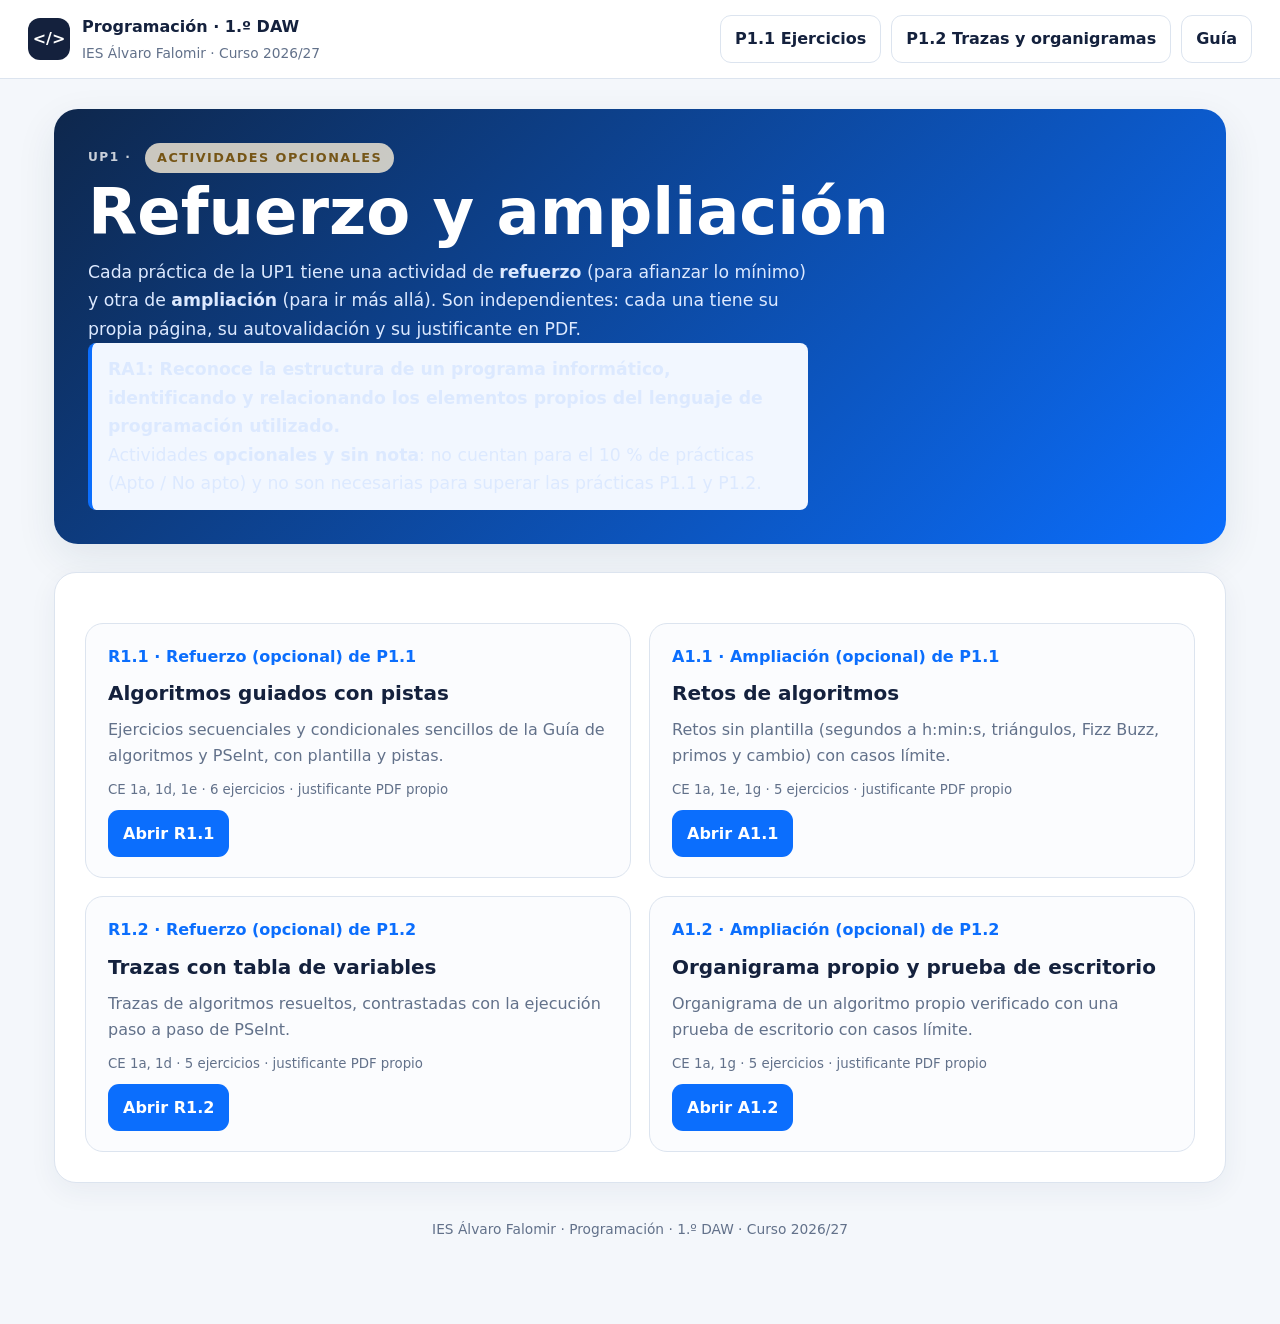
<file: refuerzo-ampliacion.html>
<!doctype html>
<html lang="es">
<head>
  <meta charset="utf-8" />
  <meta name="viewport" content="width=device-width, initial-scale=1" />
  <meta name="description" content="Actividades opcionales de refuerzo y ampliación de la UP1 · Programación 1.º DAW · IES Álvaro Falomir" />
  <meta name="author" content="Rubén Pérez Ibáñez" />
  <title>Refuerzo y ampliación (opcionales) · UP1 · 1.º DAW · IES Álvaro Falomir</title>
  <link rel="stylesheet" href="guia.css" />
  <link rel="stylesheet" href="styles.css" />
  <link rel="stylesheet" href="extras.css" />
</head>
<body>
<header class="topbar">
  <div class="brand">
    <div class="brand-mark">&lt;/&gt;</div>
    <div><strong>Programación · 1.º DAW</strong><span>IES Álvaro Falomir · Curso 2026/27</span></div>
  </div>
  <div class="top-actions">
    <a class="btn ghost" href="index.html">P1.1 Ejercicios</a>
    <a class="btn ghost" href="trazas-organigramas.html">P1.2 Trazas y organigramas</a>
    <a class="btn ghost" href="guia.html">Guía</a>
  </div>
</header>
<main class="page">
  <section class="hero">
    <span class="eyebrow">UP1 · <span class="optional-tag">Actividades opcionales</span></span>
    <h1>Refuerzo y ampliación</h1>
    <p>Cada práctica de la UP1 tiene una actividad de <b>refuerzo</b> (para afianzar lo mínimo) y otra de <b>ampliación</b> (para ir más allá). Son independientes: cada una tiene su propia página, su autovalidación y su justificante en PDF.</p>
    <p class="raline"><b>RA1: Reconoce la estructura de un programa informático, identificando y relacionando los elementos propios del lenguaje de programación utilizado.</b><br>Actividades <b>opcionales y sin nota</b>: no cuentan para el 10 % de prácticas (Apto / No apto) y no son necesarias para superar las prácticas P1.1 y P1.2.</p>
  </section>
  <section class="chapter">
    <div class="act-grid">
      <article class="act-card"><span class="code">R1.1 · Refuerzo (opcional) de P1.1</span><h3>Algoritmos guiados con pistas</h3><p>Ejercicios secuenciales y condicionales sencillos de la Guía de algoritmos y PSeInt, con plantilla y pistas.</p><p><small>CE 1a, 1d, 1e · 6 ejercicios · justificante PDF propio</small></p><a class="btn primary" href="refuerzo1.html">Abrir R1.1</a></article>
      <article class="act-card"><span class="code">A1.1 · Ampliación (opcional) de P1.1</span><h3>Retos de algoritmos</h3><p>Retos sin plantilla (segundos a h:min:s, triángulos, Fizz Buzz, primos y cambio) con casos límite.</p><p><small>CE 1a, 1e, 1g · 5 ejercicios · justificante PDF propio</small></p><a class="btn primary" href="ampliacion1.html">Abrir A1.1</a></article>
      <article class="act-card"><span class="code">R1.2 · Refuerzo (opcional) de P1.2</span><h3>Trazas con tabla de variables</h3><p>Trazas de algoritmos resueltos, contrastadas con la ejecución paso a paso de PSeInt.</p><p><small>CE 1a, 1d · 5 ejercicios · justificante PDF propio</small></p><a class="btn primary" href="refuerzo2.html">Abrir R1.2</a></article>
      <article class="act-card"><span class="code">A1.2 · Ampliación (opcional) de P1.2</span><h3>Organigrama propio y prueba de escritorio</h3><p>Organigrama de un algoritmo propio verificado con una prueba de escritorio con casos límite.</p><p><small>CE 1a, 1g · 5 ejercicios · justificante PDF propio</small></p><a class="btn primary" href="ampliacion2.html">Abrir A1.2</a></article>
    </div>
  </section>
  <p class="footer">IES Álvaro Falomir · Programación · 1.º DAW · Curso 2026/27</p>
</main>
</body>
</html>
</file>
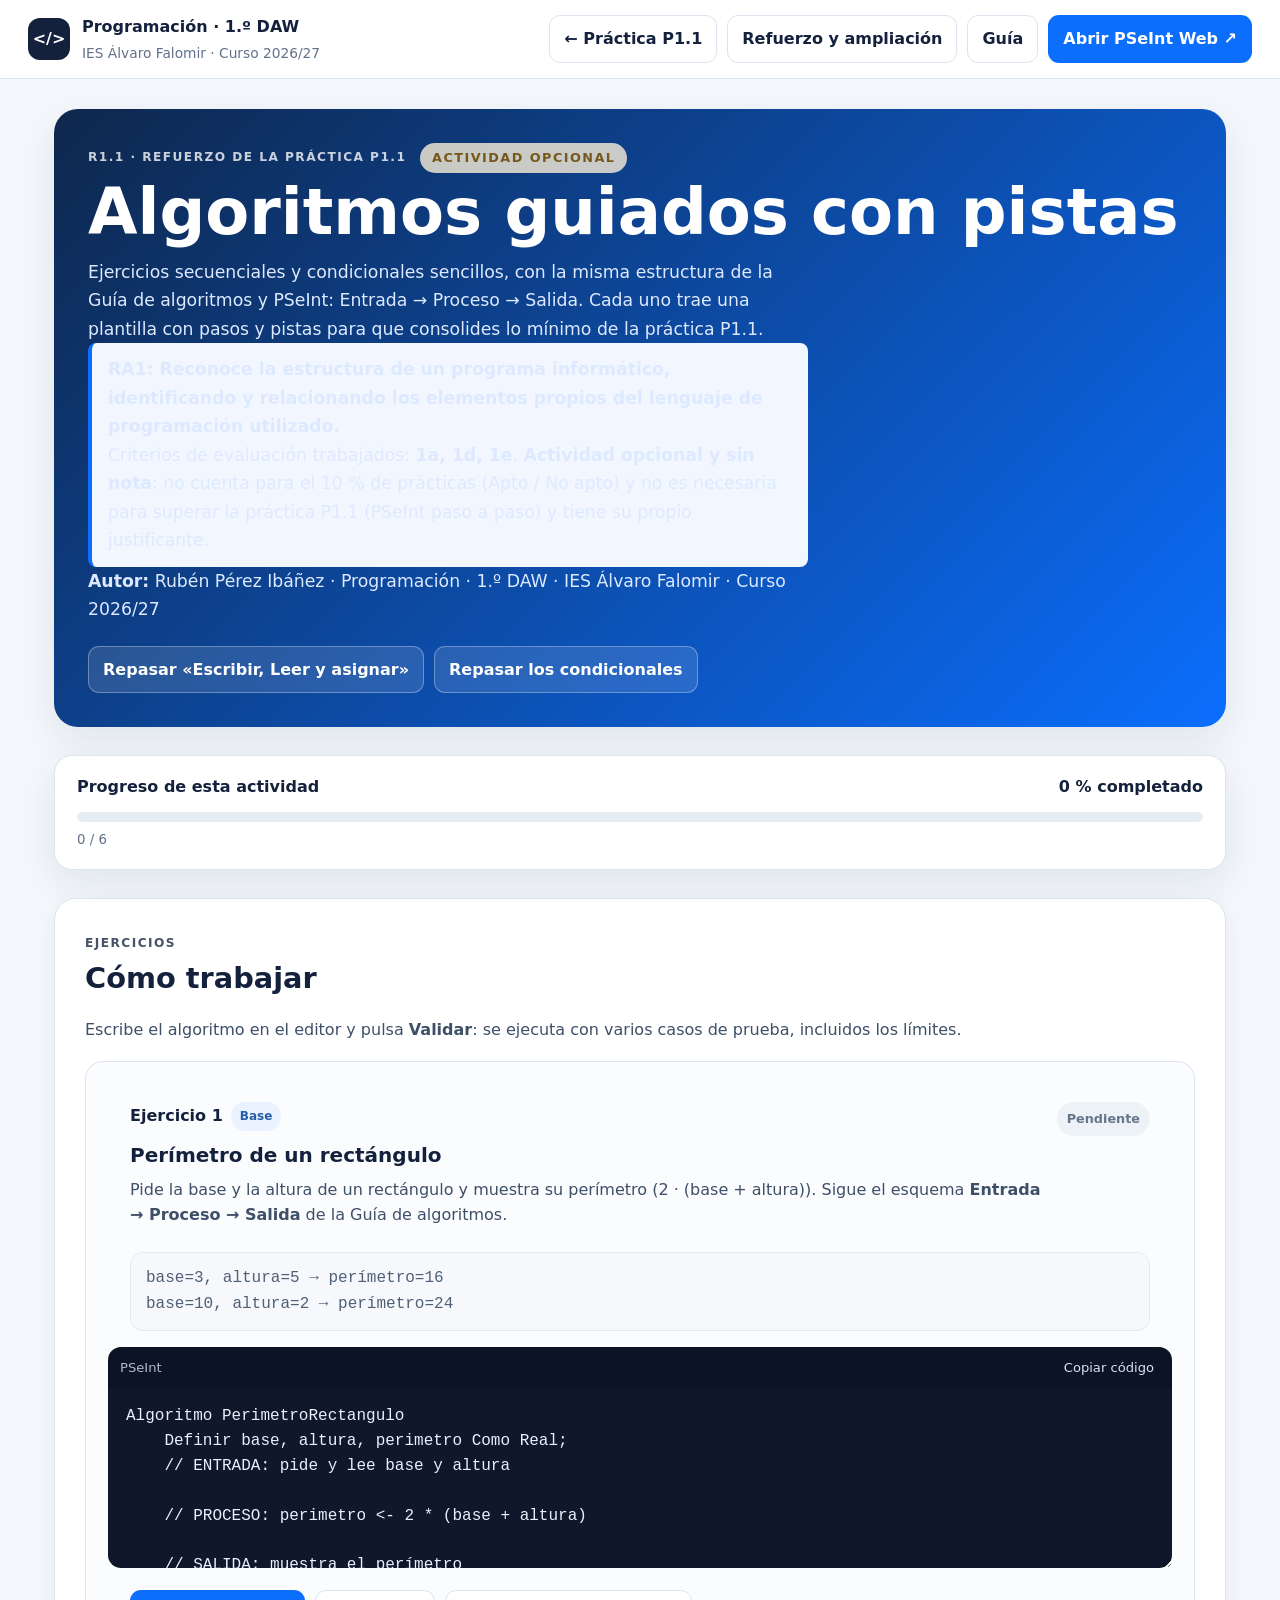
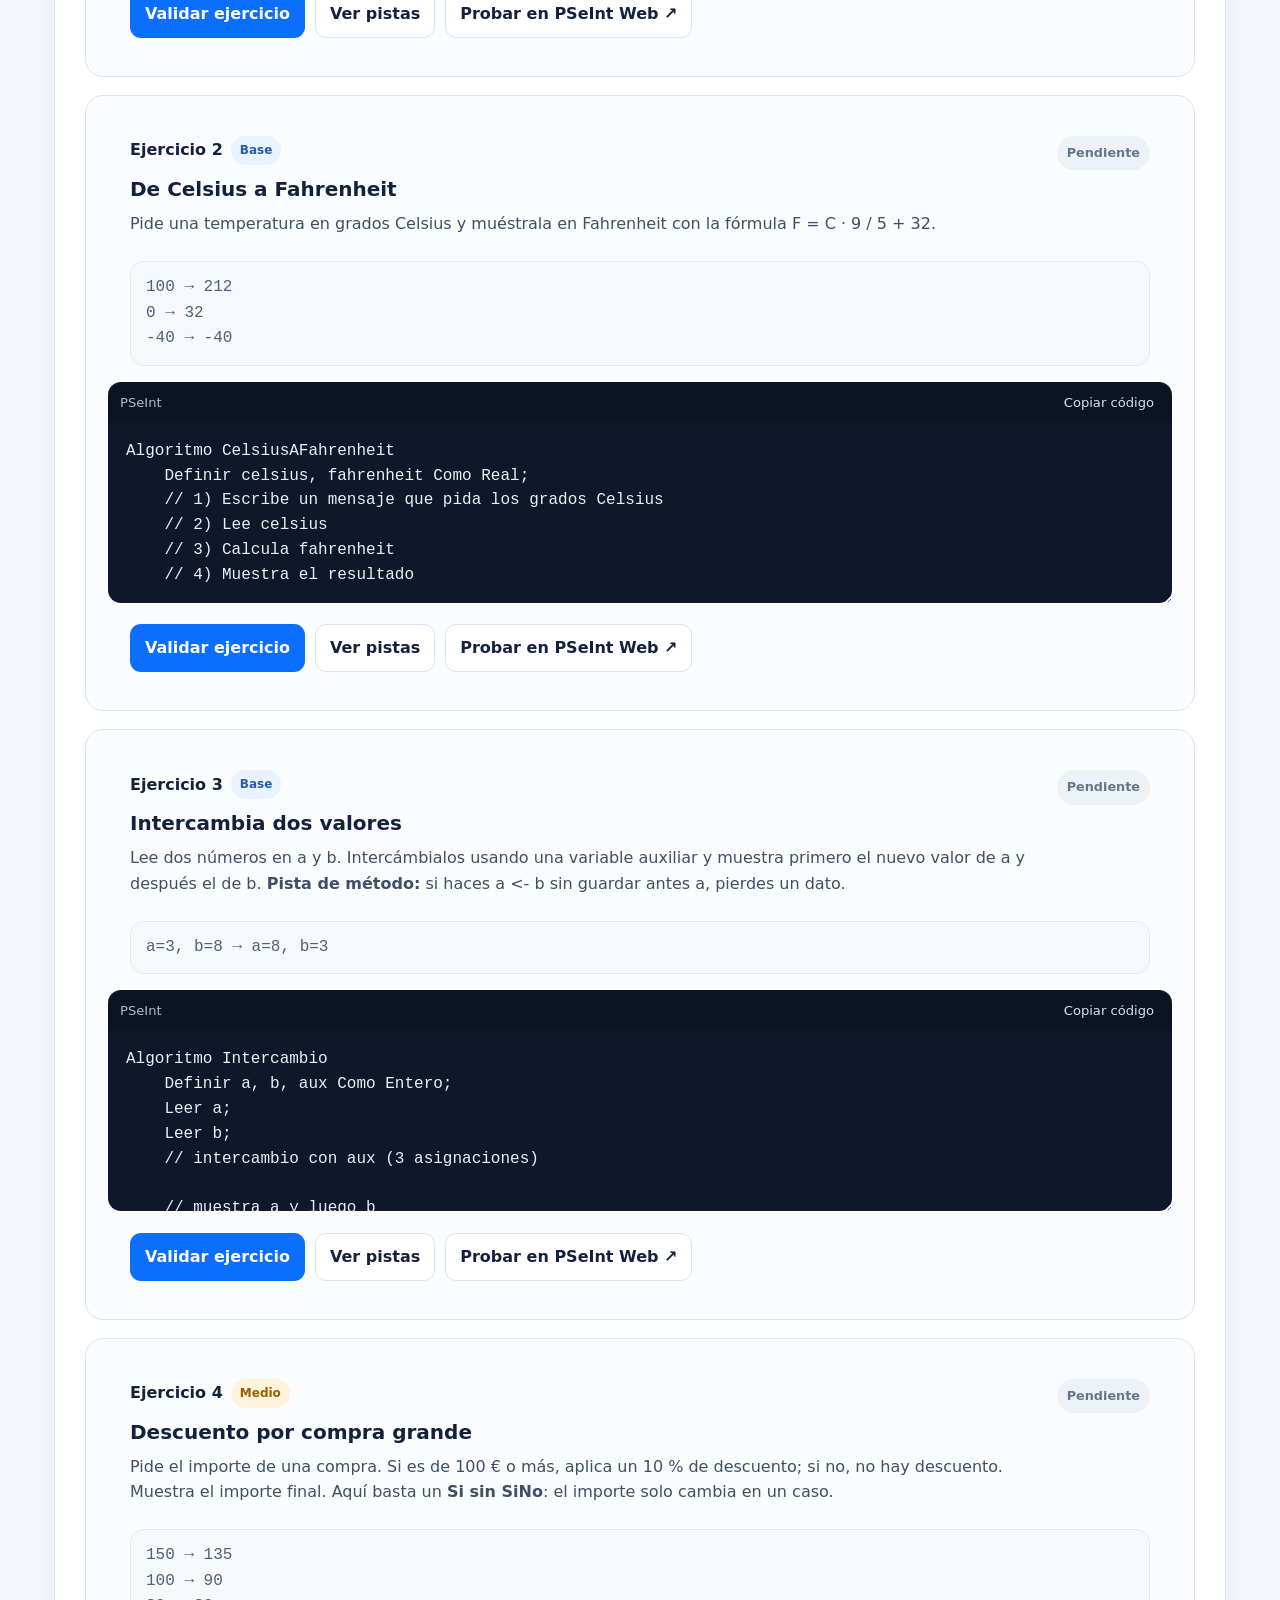
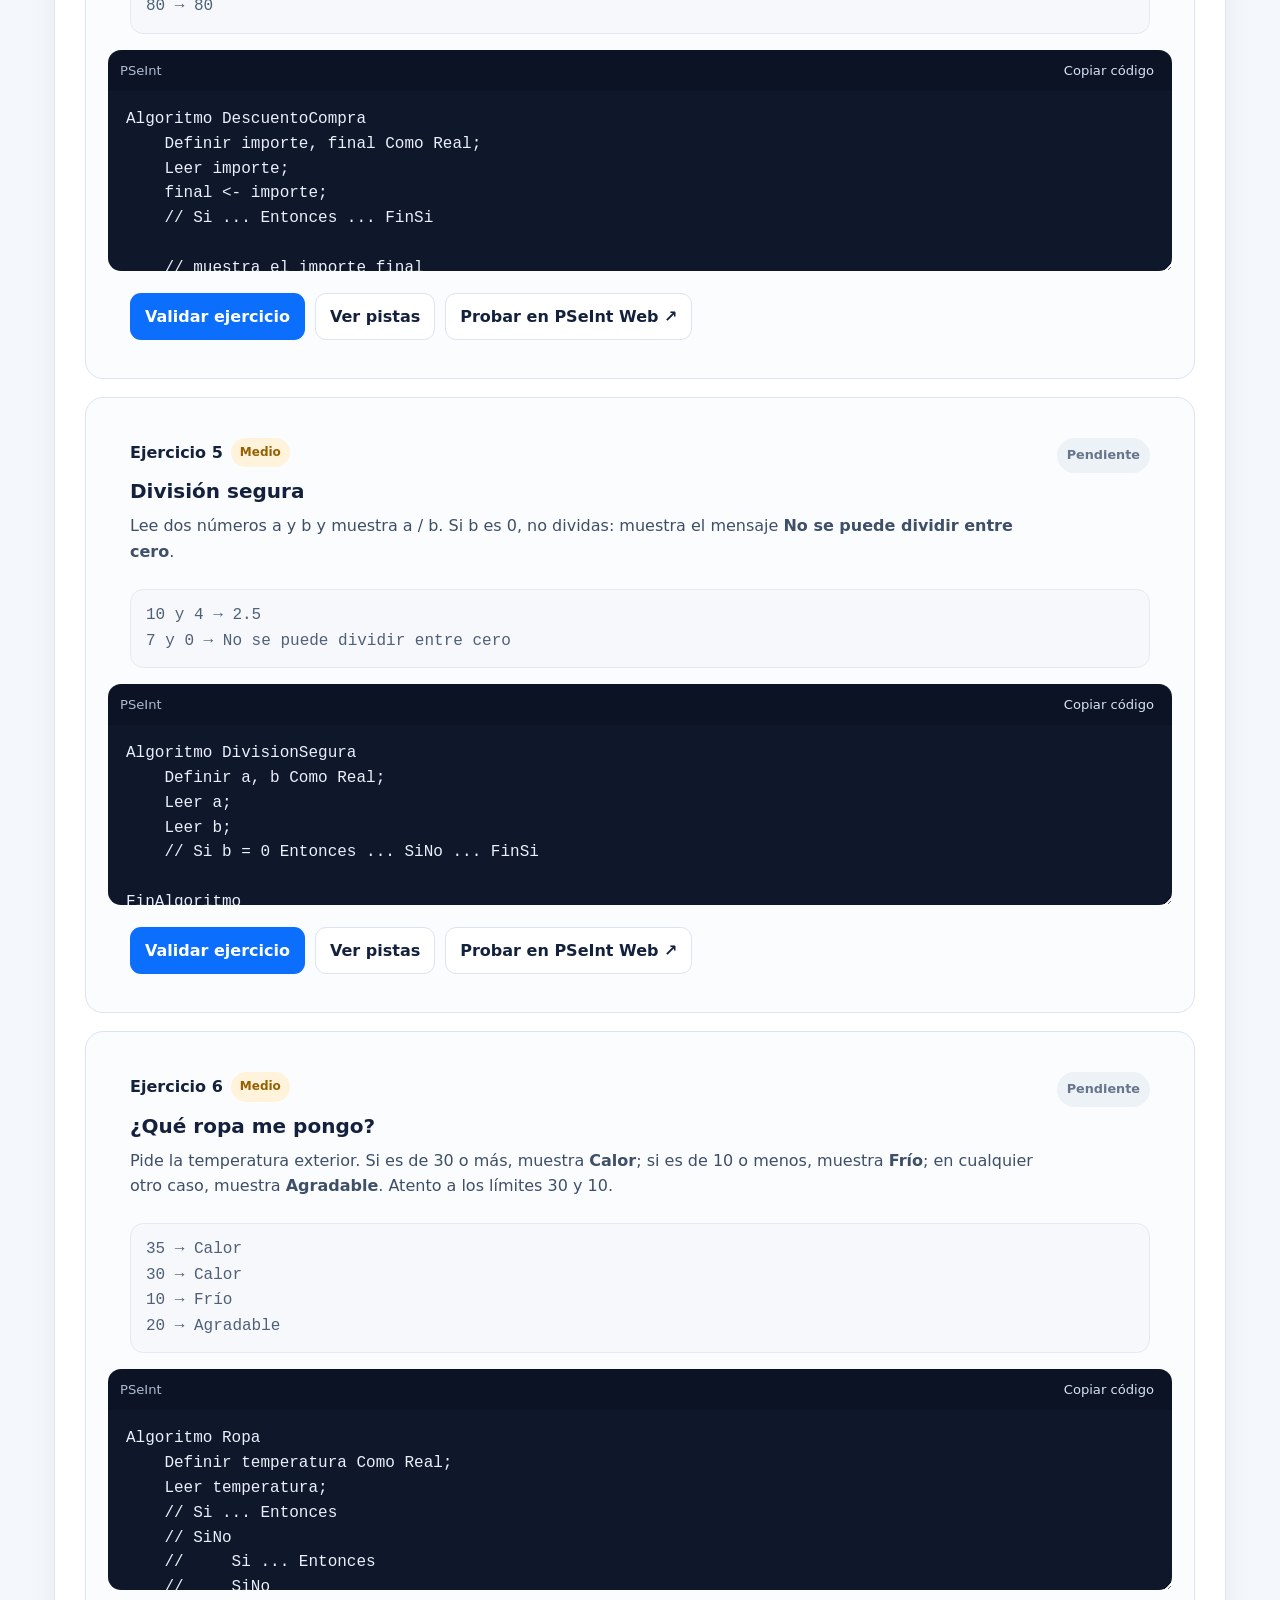
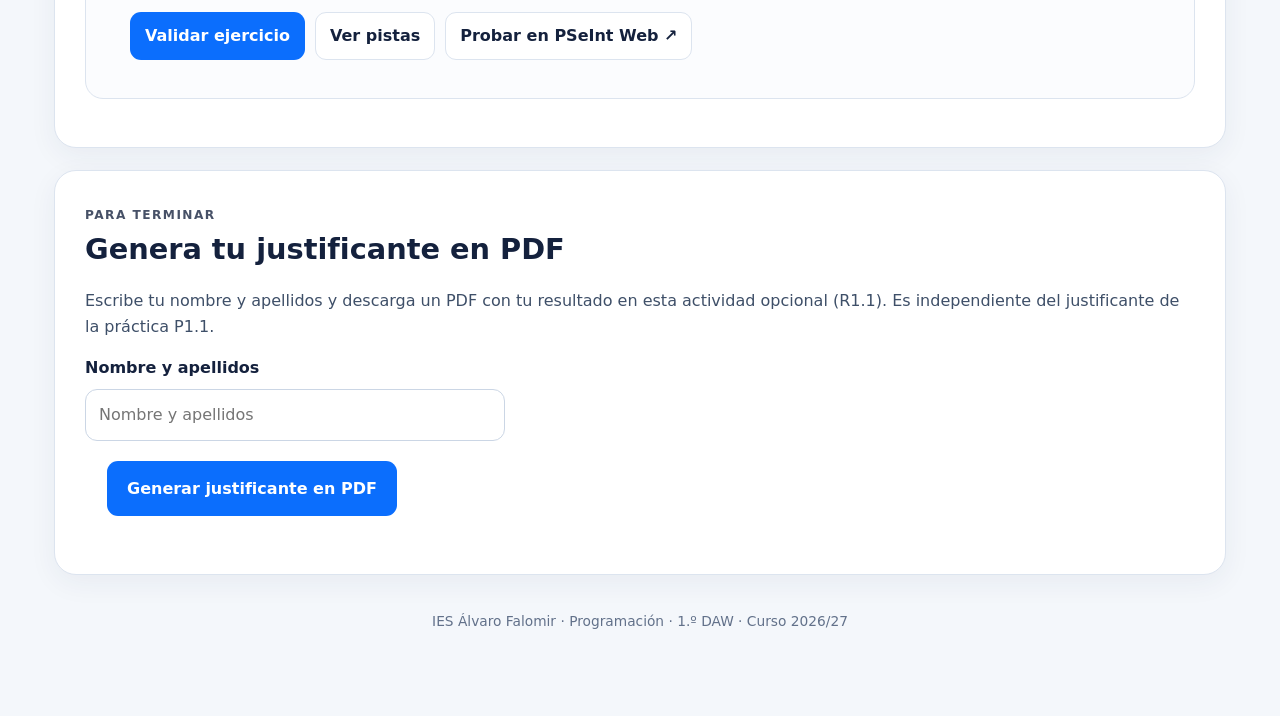
<file: refuerzo1.html>
<!doctype html>
<html lang="es">
<head>
  <meta charset="utf-8" />
  <meta name="viewport" content="width=device-width, initial-scale=1" />
  <meta name="description" content="R1.1 · Refuerzo (opcional) de P1.1 · Algoritmos guiados · Actividad opcional · 1.º DAW · IES Álvaro Falomir" />
  <meta name="author" content="Rubén Pérez Ibáñez" />
  <title>R1.1 · Refuerzo (opcional) de P1.1 · Algoritmos guiados · 1.º DAW · IES Álvaro Falomir</title>
  <link rel="stylesheet" href="guia.css" />
  <link rel="stylesheet" href="styles.css" />
  <link rel="stylesheet" href="extras.css" />
</head>
<body>
<header class="topbar">
  <div class="brand">
    <div class="brand-mark">&lt;/&gt;</div>
    <div><strong>Programación · 1.º DAW</strong><span>IES Álvaro Falomir · Curso 2026/27</span></div>
  </div>
  <div class="top-actions">
    <a class="btn ghost" href="index.html">← Práctica P1.1</a>
    <a class="btn ghost" href="refuerzo-ampliacion.html">Refuerzo y ampliación</a>
    <a class="btn ghost" href="guia.html">Guía</a>
    <a class="btn primary" href="https://www.pseint-web.app/" target="_blank" rel="noopener">Abrir PSeInt Web ↗</a>
  </div>
</header>

<main class="page">
  <section class="hero">
    <span class="eyebrow">R1.1 · Refuerzo de la práctica P1.1 <span class="optional-tag">Actividad opcional</span></span>
    <h1>Algoritmos guiados con pistas</h1>
    <p>Ejercicios secuenciales y condicionales sencillos, con la misma estructura de la Guía de algoritmos y PSeInt: Entrada → Proceso → Salida. Cada uno trae una plantilla con pasos y pistas para que consolides lo mínimo de la práctica P1.1.</p>
    <p class="raline"><b>RA1: Reconoce la estructura de un programa informático, identificando y relacionando los elementos propios del lenguaje de programación utilizado.</b><br>Criterios de evaluación trabajados: <b>1a, 1d, 1e</b>. <b>Actividad opcional y sin nota</b>: no cuenta para el 10 % de prácticas (Apto / No apto) y no es necesaria para superar la práctica P1.1 (PSeInt paso a paso) y tiene su propio justificante.</p>
    <p class="author-line"><strong>Autor:</strong> Rubén Pérez Ibáñez · Programación · 1.º DAW · IES Álvaro Falomir · Curso 2026/27</p>
    <div class="hero-links">
      <a class="btn ghost" href="guia.html#primer-algoritmo">Repasar «Escribir, Leer y asignar»</a>
      <a class="btn ghost" href="guia.html#condicionales">Repasar los condicionales</a>
    </div>
  </section>

  <div class="progress-card">
    <div class="progress-title"><span>Progreso de esta actividad</span><span id="progressPercent">0 % completado</span></div>
    <div class="progress-track"><div class="progress-bar" id="progressBar"></div></div>
    <small id="progressText">0 / 0</small>
  </div>

  <section class="chapter" id="ejercicios">
    <span class="eyebrow">Ejercicios</span>
    <h2>Cómo trabajar</h2>
    <p>Escribe el algoritmo en el editor y pulsa <b>Validar</b>: se ejecuta con varios casos de prueba, incluidos los límites.</p>
    <div id="exerciseList"></div>
  </section>

  <section class="chapter" id="justificante">
    <span class="eyebrow">Para terminar</span>
    <h2>Genera tu justificante en PDF</h2>
    <p>Escribe tu nombre y apellidos y descarga un PDF con tu resultado en esta actividad opcional (R1.1). Es independiente del justificante de la práctica P1.1.</p>
    <label for="studentNamePdf">Nombre y apellidos</label>
    <input type="text" id="studentNamePdf" placeholder="Nombre y apellidos" autocomplete="name">
    <div class="exercise-actions">
      <button class="btn primary large" type="button" id="generatePdfBtn">Generar justificante en PDF</button>
    </div>
    <p class="finish-hint" id="pdfHint"></p>
  </section>

  <p class="footer">IES Álvaro Falomir · Programación · 1.º DAW · Curso 2026/27</p>
</main>

<script src="jspdf.umd.min.js"></script>
<script src="pseint-mini.js"></script>
<script src="refuerzo1.js"></script>
<script src="extras-core.js"></script>
</body>
</html>
</file>
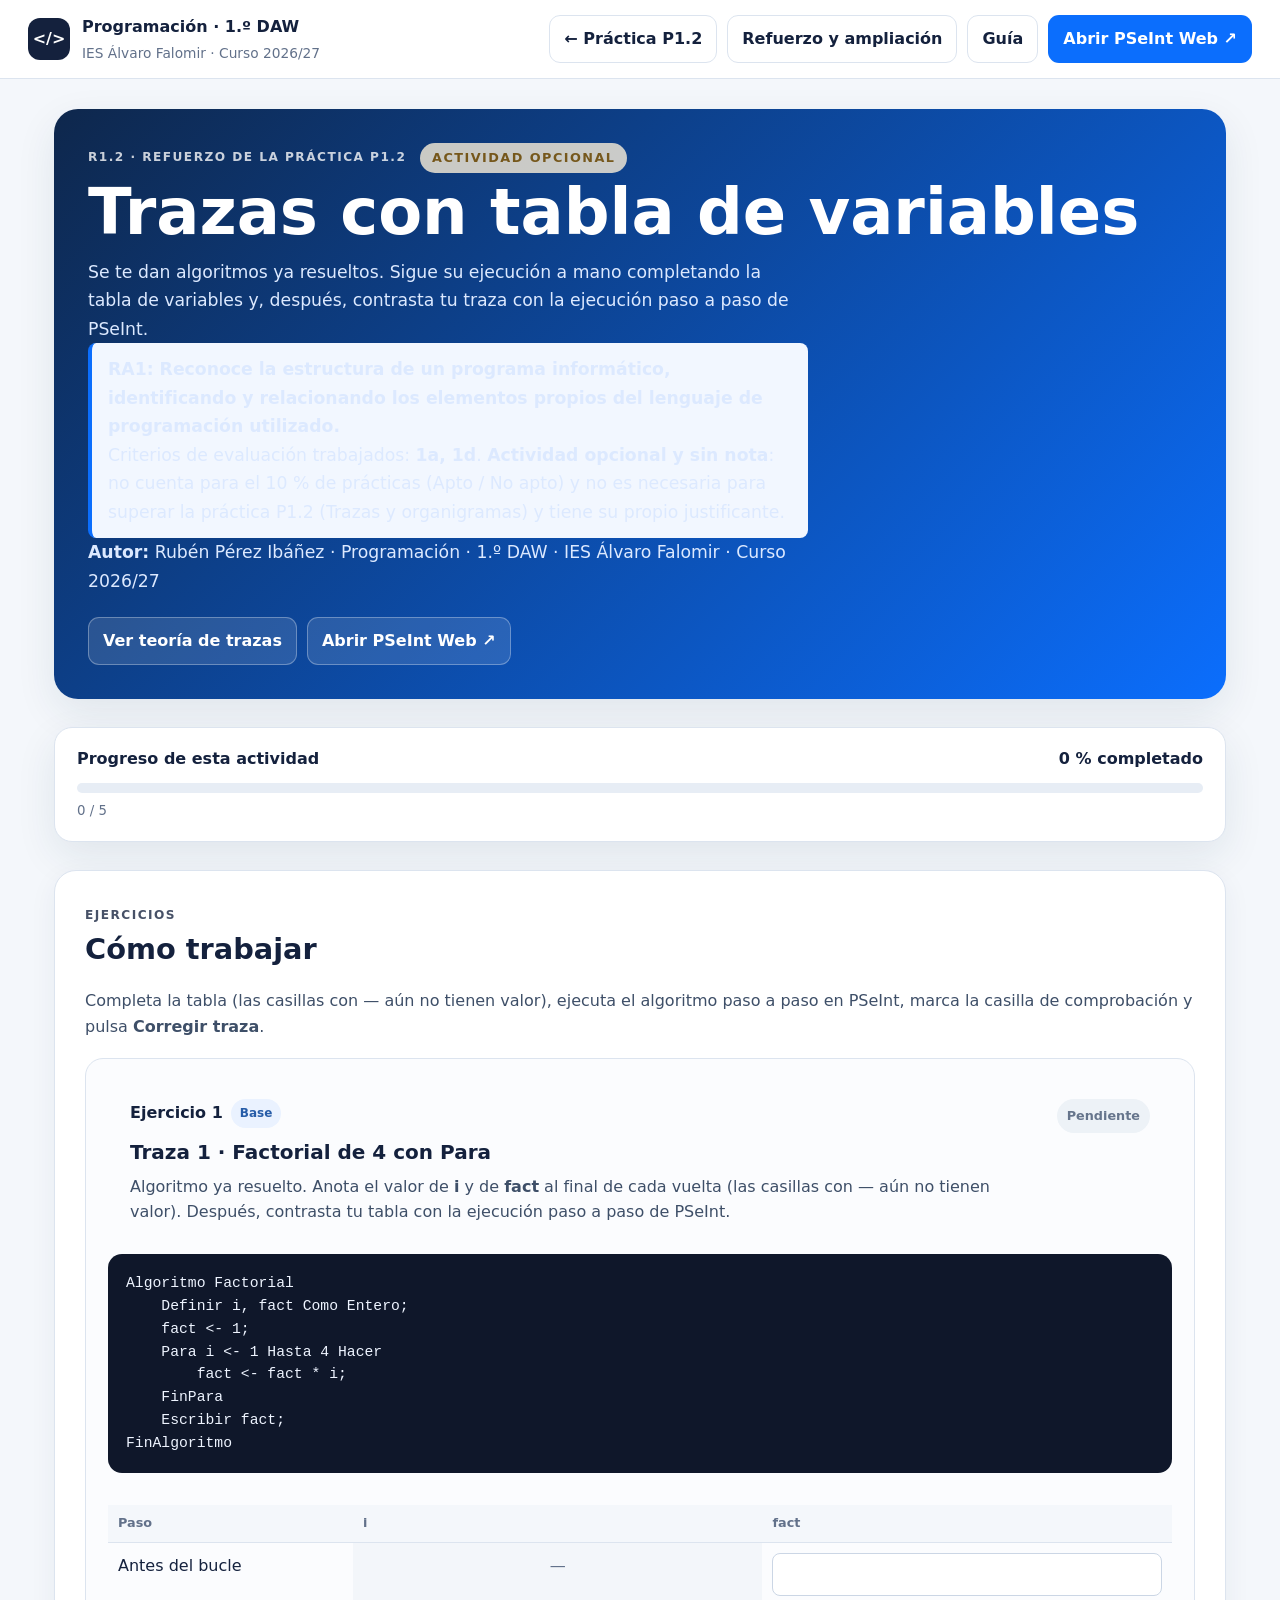
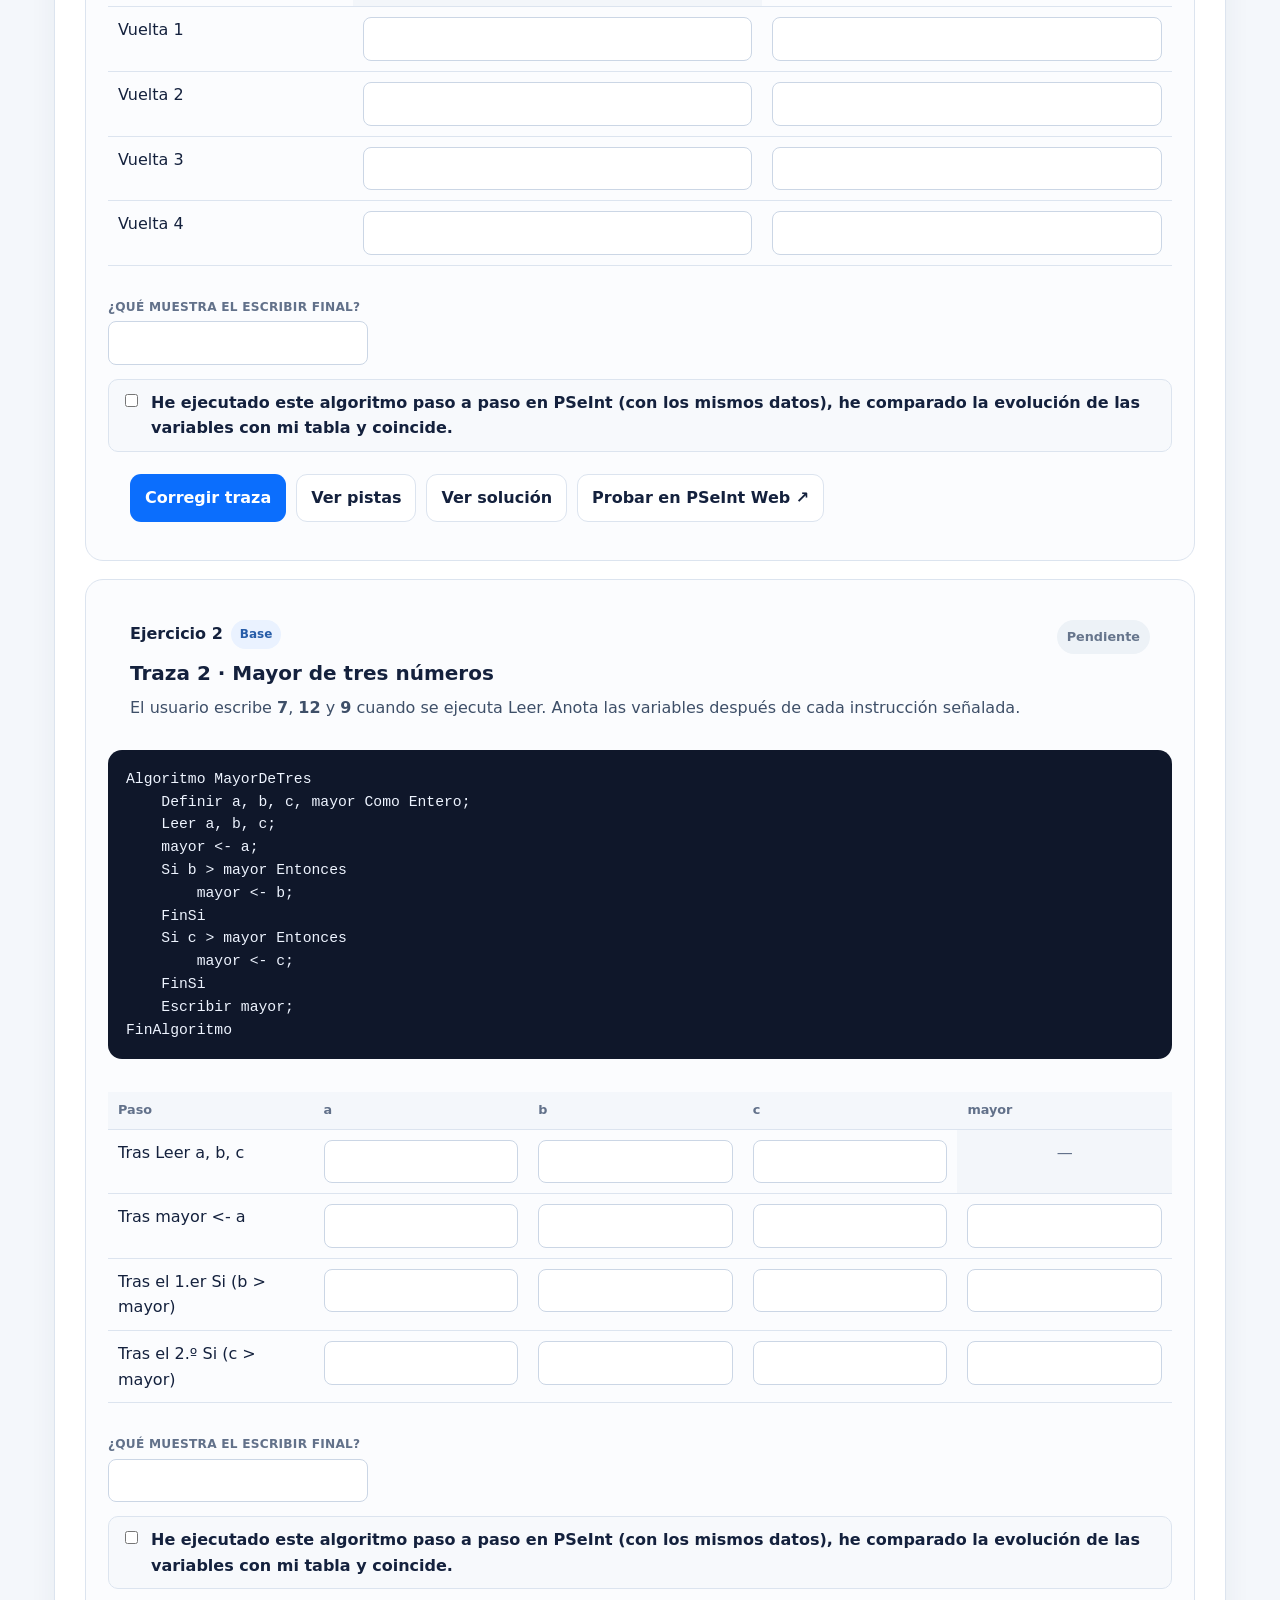
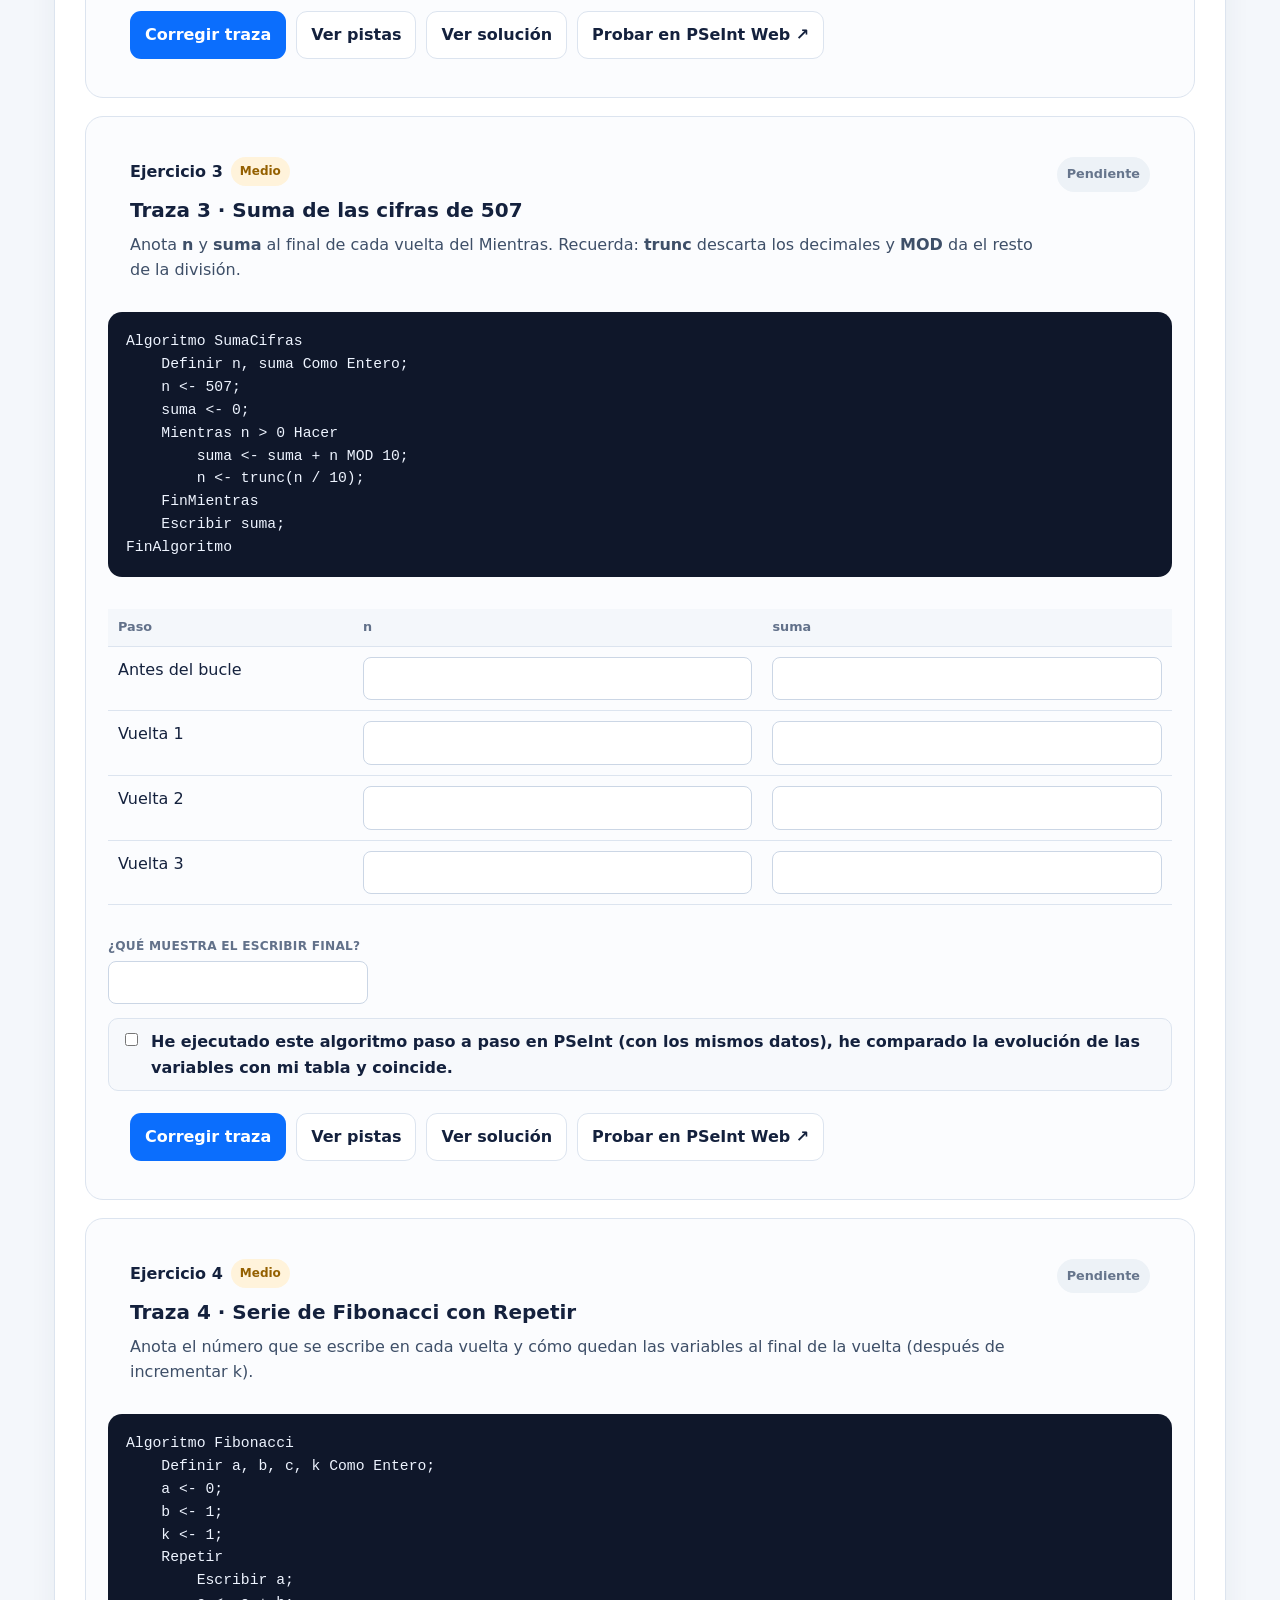
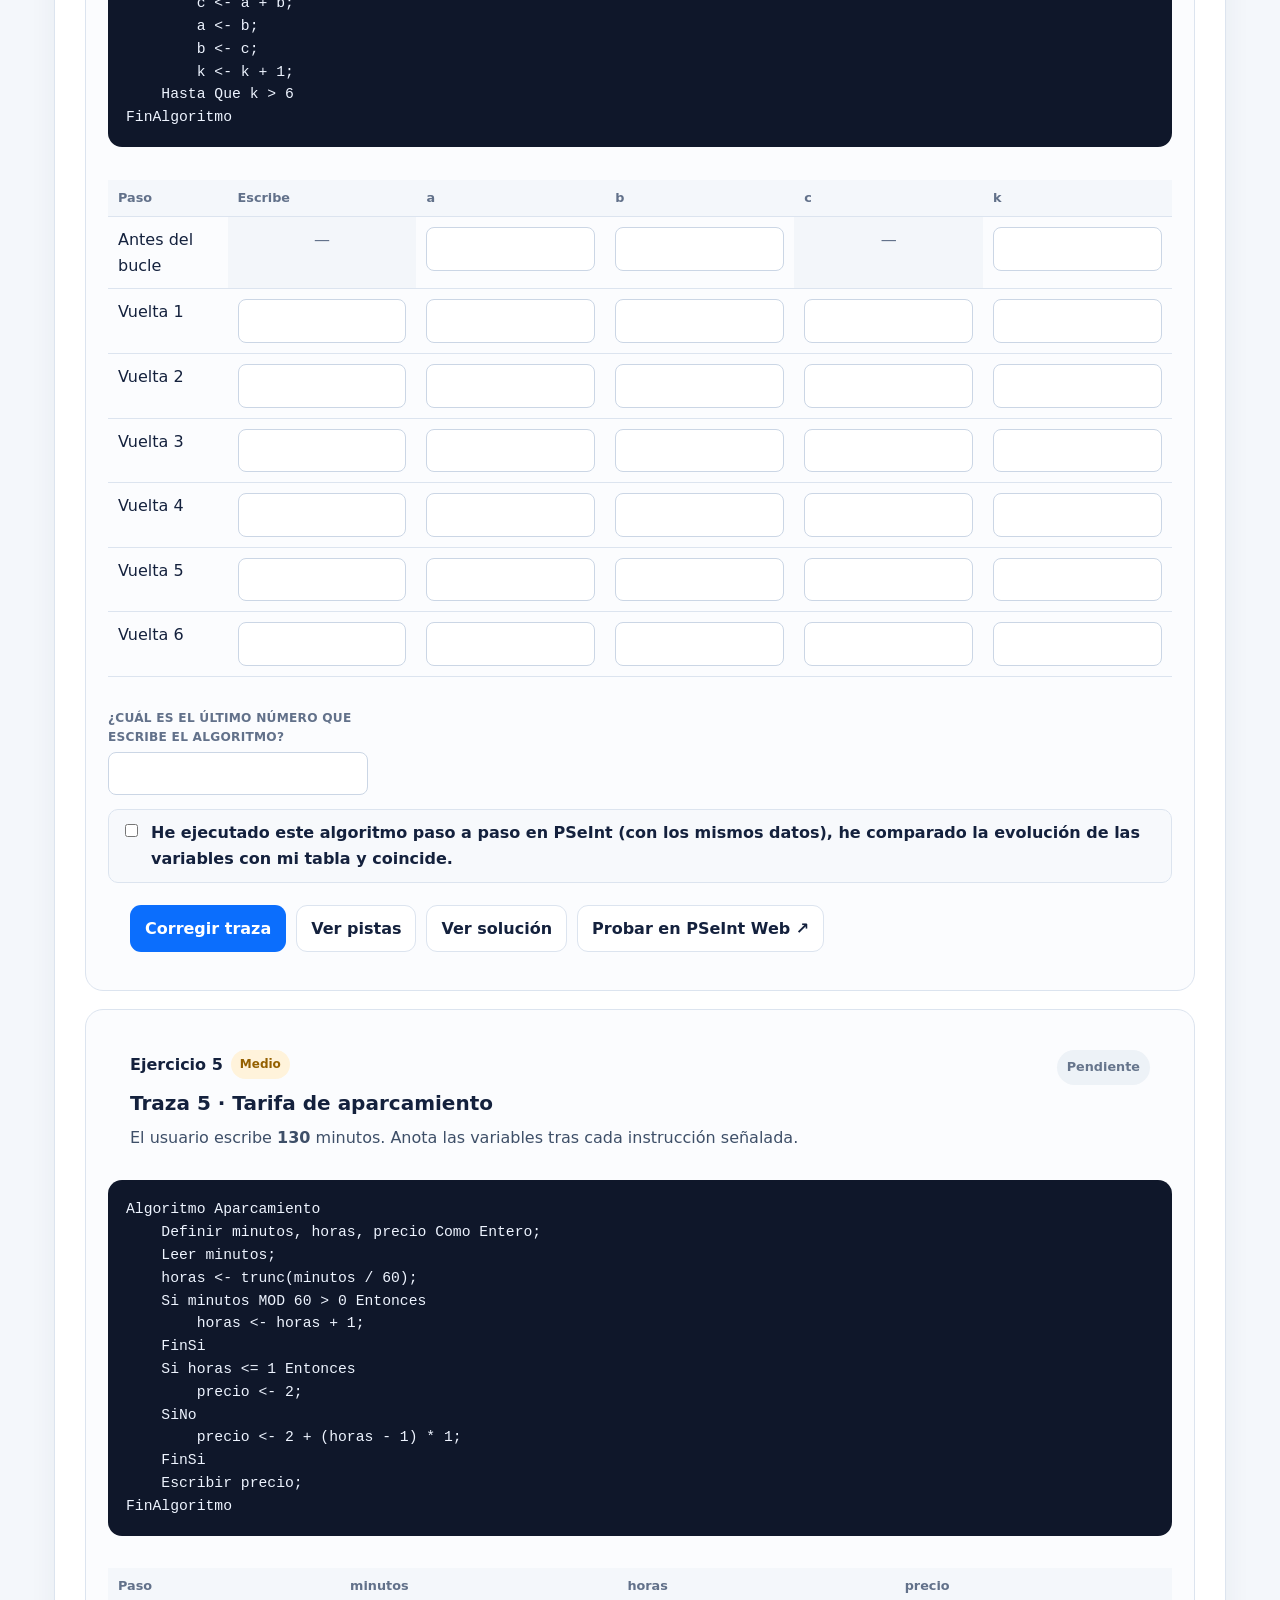
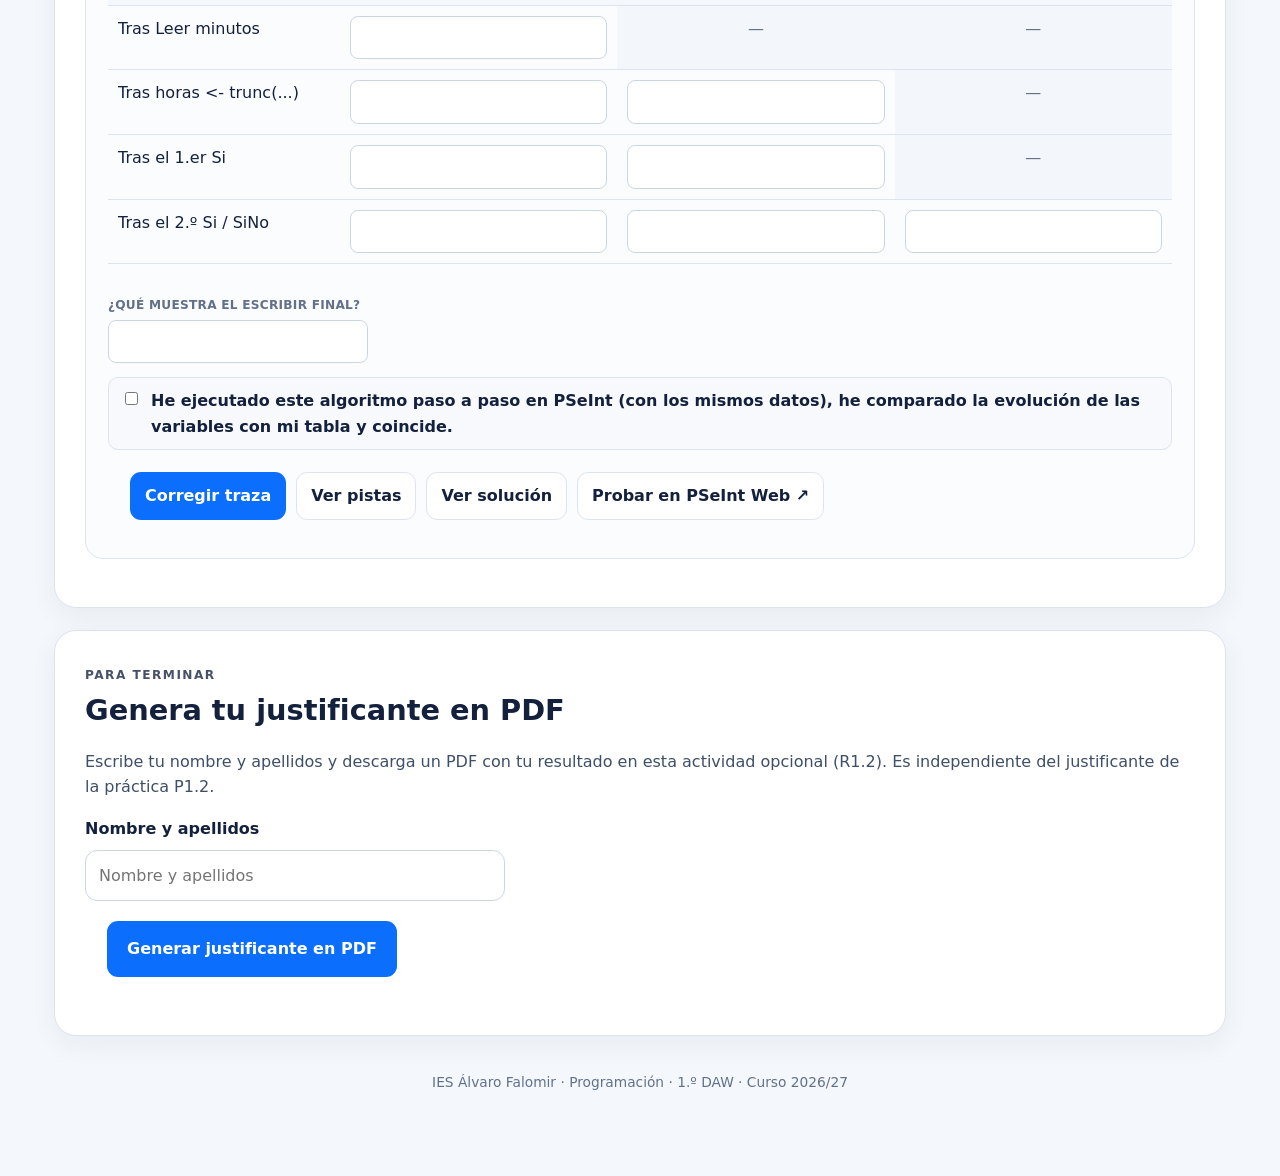
<file: refuerzo2.html>
<!doctype html>
<html lang="es">
<head>
  <meta charset="utf-8" />
  <meta name="viewport" content="width=device-width, initial-scale=1" />
  <meta name="description" content="R1.2 · Refuerzo (opcional) de P1.2 · Trazas en tabla · Actividad opcional · 1.º DAW · IES Álvaro Falomir" />
  <meta name="author" content="Rubén Pérez Ibáñez" />
  <title>R1.2 · Refuerzo (opcional) de P1.2 · Trazas en tabla · 1.º DAW · IES Álvaro Falomir</title>
  <link rel="stylesheet" href="guia.css" />
  <link rel="stylesheet" href="styles.css" />
  <link rel="stylesheet" href="extras.css" />
</head>
<body>
<header class="topbar">
  <div class="brand">
    <div class="brand-mark">&lt;/&gt;</div>
    <div><strong>Programación · 1.º DAW</strong><span>IES Álvaro Falomir · Curso 2026/27</span></div>
  </div>
  <div class="top-actions">
    <a class="btn ghost" href="trazas-organigramas.html">← Práctica P1.2</a>
    <a class="btn ghost" href="refuerzo-ampliacion.html">Refuerzo y ampliación</a>
    <a class="btn ghost" href="guia.html">Guía</a>
    <a class="btn primary" href="https://www.pseint-web.app/" target="_blank" rel="noopener">Abrir PSeInt Web ↗</a>
  </div>
</header>

<main class="page">
  <section class="hero">
    <span class="eyebrow">R1.2 · Refuerzo de la práctica P1.2 <span class="optional-tag">Actividad opcional</span></span>
    <h1>Trazas con tabla de variables</h1>
    <p>Se te dan algoritmos ya resueltos. Sigue su ejecución a mano completando la tabla de variables y, después, contrasta tu traza con la ejecución paso a paso de PSeInt.</p>
    <p class="raline"><b>RA1: Reconoce la estructura de un programa informático, identificando y relacionando los elementos propios del lenguaje de programación utilizado.</b><br>Criterios de evaluación trabajados: <b>1a, 1d</b>. <b>Actividad opcional y sin nota</b>: no cuenta para el 10 % de prácticas (Apto / No apto) y no es necesaria para superar la práctica P1.2 (Trazas y organigramas) y tiene su propio justificante.</p>
    <p class="author-line"><strong>Autor:</strong> Rubén Pérez Ibáñez · Programación · 1.º DAW · IES Álvaro Falomir · Curso 2026/27</p>
    <div class="hero-links">
      <a class="btn ghost" href="guia.html#traza">Ver teoría de trazas</a>
      <a class="btn ghost" href="https://www.pseint-web.app/">Abrir PSeInt Web ↗</a>
    </div>
  </section>

  <div class="progress-card">
    <div class="progress-title"><span>Progreso de esta actividad</span><span id="progressPercent">0 % completado</span></div>
    <div class="progress-track"><div class="progress-bar" id="progressBar"></div></div>
    <small id="progressText">0 / 0</small>
  </div>

  <section class="chapter" id="ejercicios">
    <span class="eyebrow">Ejercicios</span>
    <h2>Cómo trabajar</h2>
    <p>Completa la tabla (las casillas con — aún no tienen valor), ejecuta el algoritmo paso a paso en PSeInt, marca la casilla de comprobación y pulsa <b>Corregir traza</b>.</p>
    <div id="exerciseList"></div>
  </section>

  <section class="chapter" id="justificante">
    <span class="eyebrow">Para terminar</span>
    <h2>Genera tu justificante en PDF</h2>
    <p>Escribe tu nombre y apellidos y descarga un PDF con tu resultado en esta actividad opcional (R1.2). Es independiente del justificante de la práctica P1.2.</p>
    <label for="studentNamePdf">Nombre y apellidos</label>
    <input type="text" id="studentNamePdf" placeholder="Nombre y apellidos" autocomplete="name">
    <div class="exercise-actions">
      <button class="btn primary large" type="button" id="generatePdfBtn">Generar justificante en PDF</button>
    </div>
    <p class="finish-hint" id="pdfHint"></p>
  </section>

  <p class="footer">IES Álvaro Falomir · Programación · 1.º DAW · Curso 2026/27</p>
</main>

<script src="jspdf.umd.min.js"></script>
<script src="pseint-mini.js"></script>
<script src="refuerzo2.js"></script>
<script src="extras-core.js"></script>
</body>
</html>
</file>
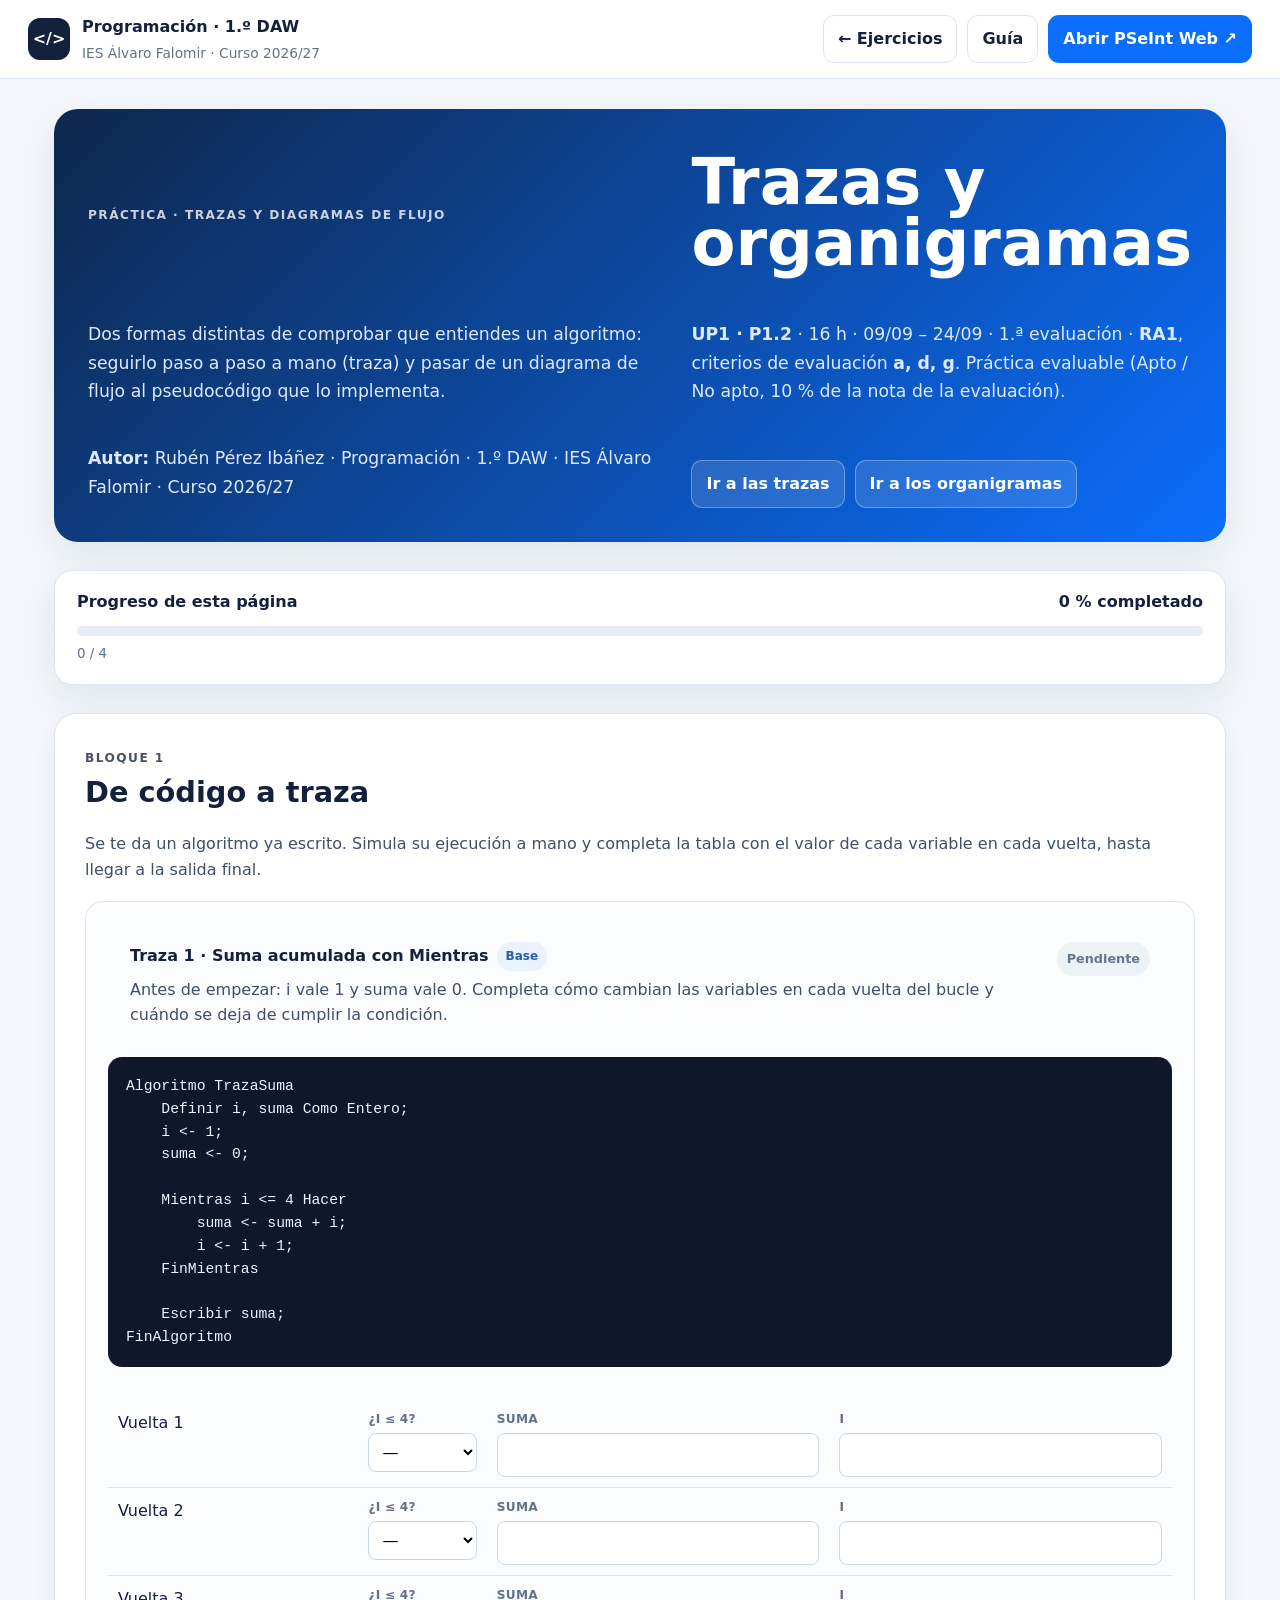
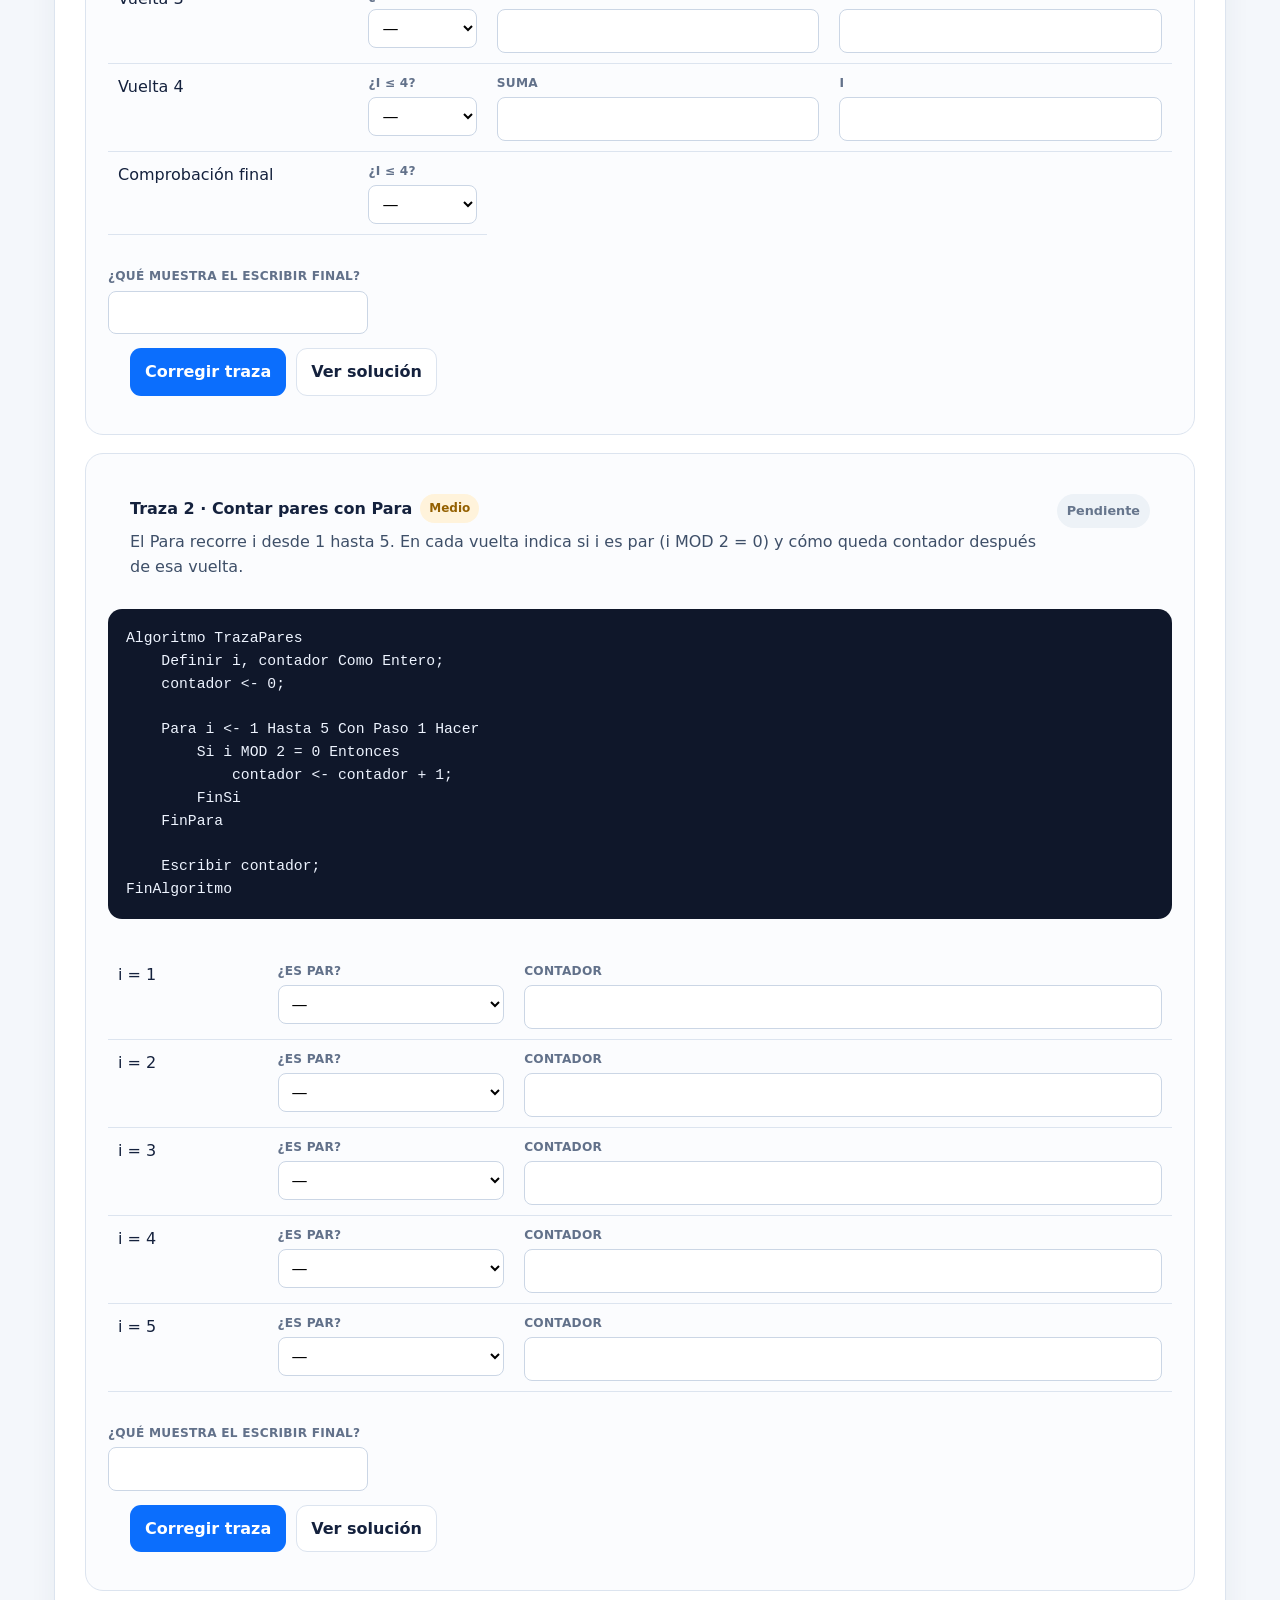
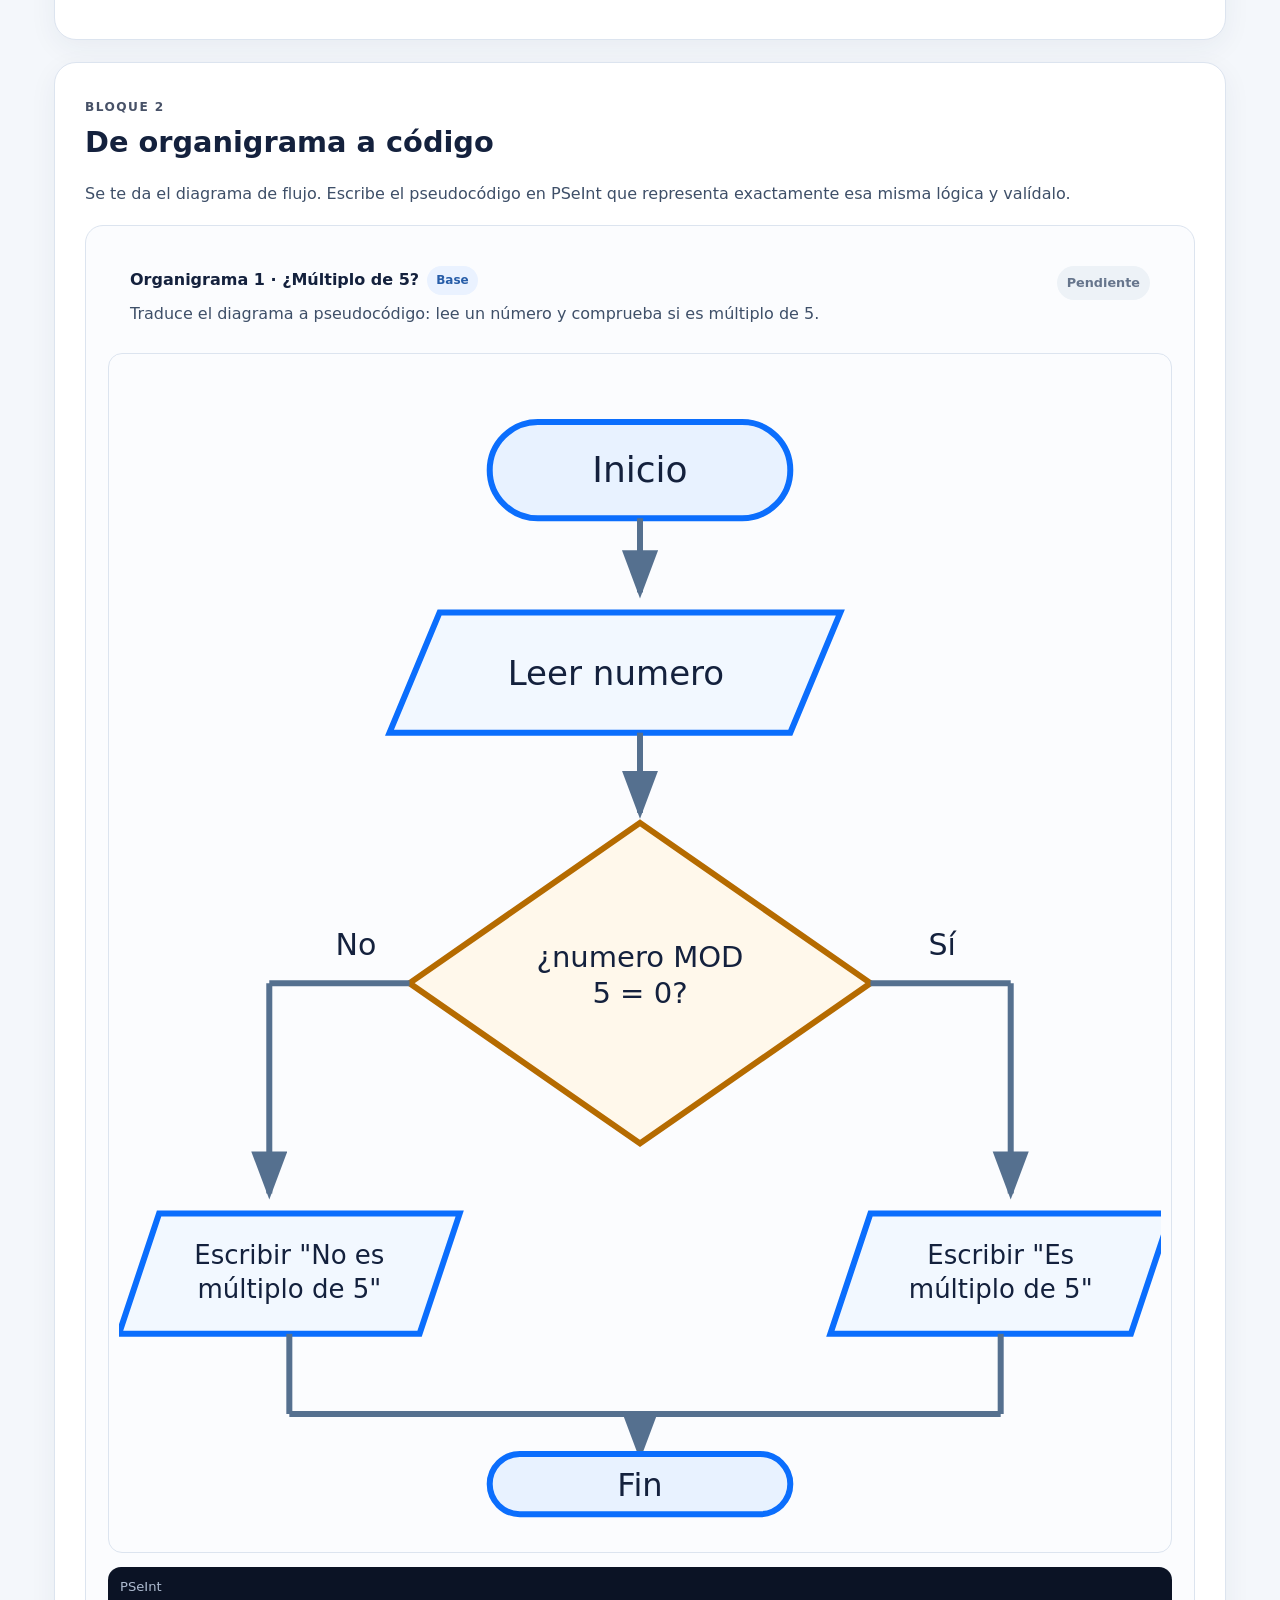
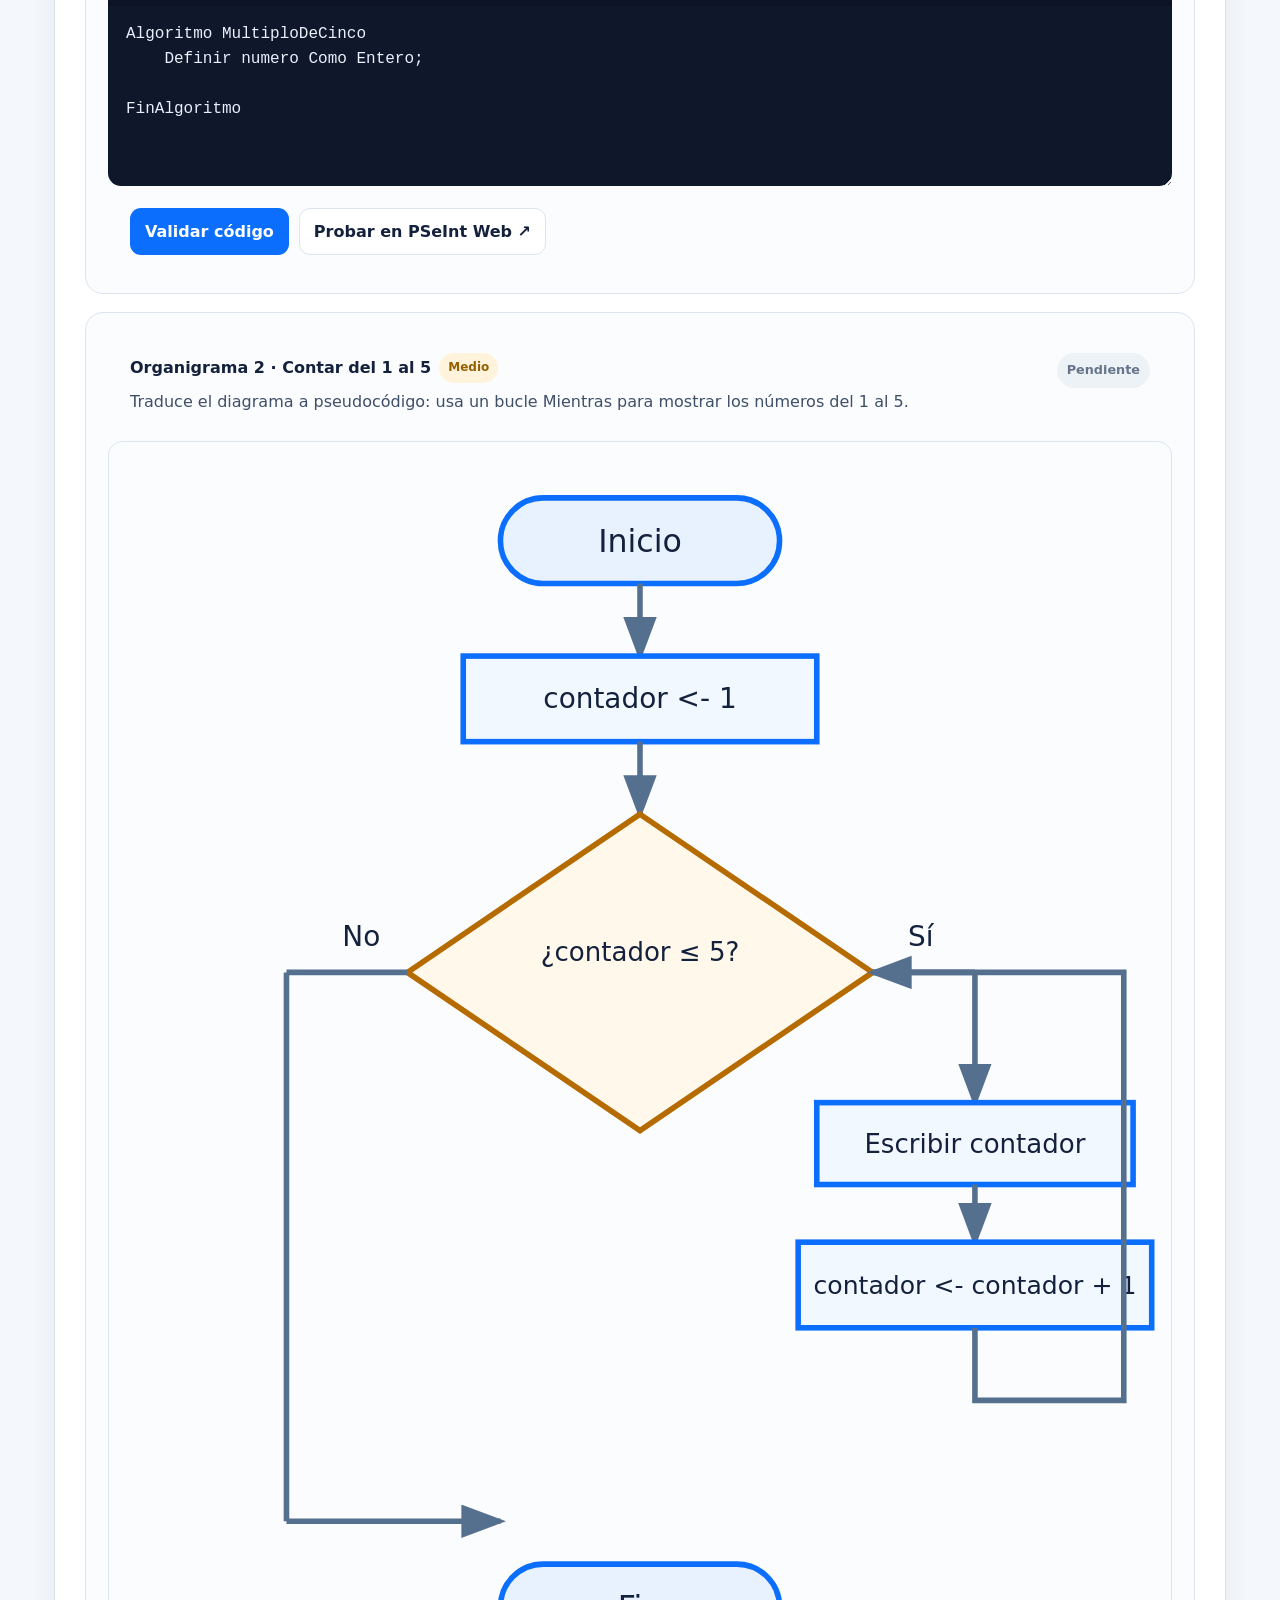
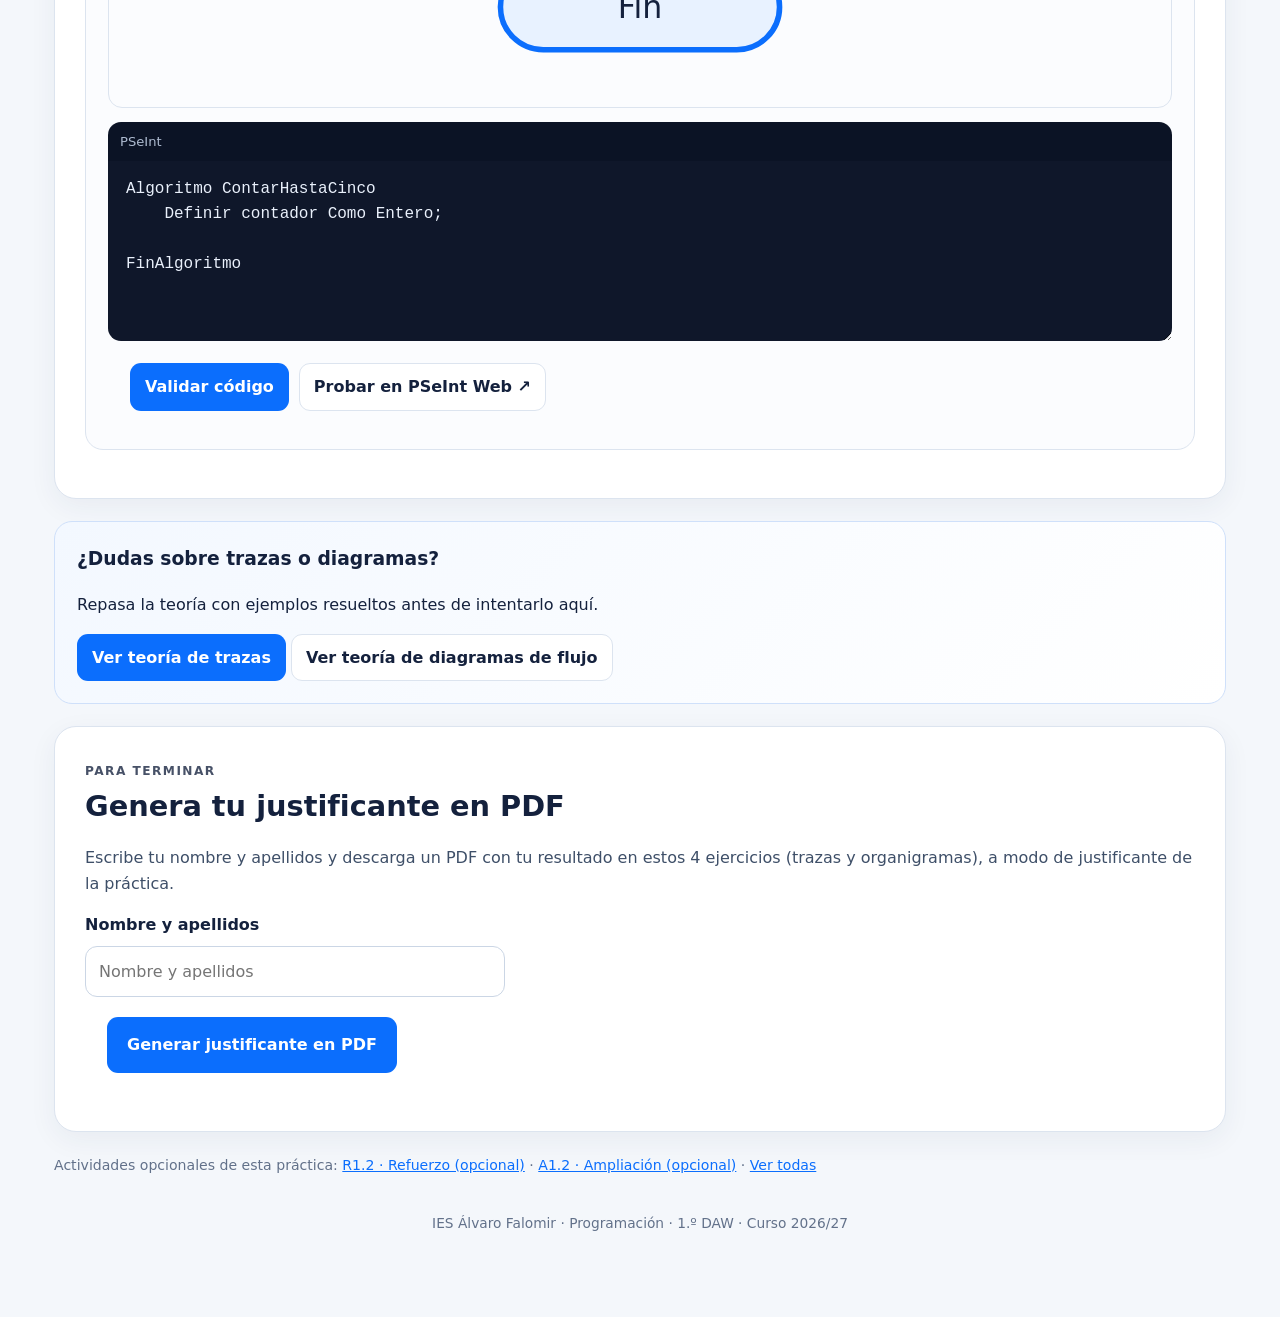
<file: trazas-organigramas.html>
<!doctype html>
<html lang="es">
<head>
  <meta charset="utf-8" />
  <meta name="viewport" content="width=device-width, initial-scale=1" />
  <meta name="description" content="Ejercicios de trazas y de organigramas a código para 1.º DAW · PSeInt." />
  <meta name="author" content="Rubén Pérez Ibáñez" />
  <title>Trazas y organigramas · Ejercicios · 1.º DAW · IES Álvaro Falomir</title>
  <link rel="stylesheet" href="guia.css" />
  <link rel="stylesheet" href="styles.css" />
  <style>
    .page{max-width:1220px;margin:0 auto;padding:30px 24px 70px}
    .progress-card{background:#fff;border:1px solid var(--line);border-radius:18px;padding:18px 22px;box-shadow:var(--shadow);margin-bottom:28px}
    .progress-title{display:flex;justify-content:space-between;gap:12px;font-weight:700}
    .progress-track{height:10px;background:#e7edf5;border-radius:999px;overflow:hidden;margin:12px 0 4px}
    .progress-bar{height:100%;width:0;background:linear-gradient(90deg,var(--primary),#4fa0ff);transition:width .25s ease}
    section.chapter .exercise{background:#fbfcfe;border:1px solid var(--line);border-radius:18px;padding:20px 22px;margin:18px 0;box-shadow:none}
    section.chapter .exercise.done{border-color:#9bd7bd}
    .exercise-head{display:flex;justify-content:space-between;gap:16px;align-items:flex-start;margin-bottom:10px}
    .exercise-num{font-weight:800}
    .exercise-desc{color:var(--muted);margin:6px 0 0}
    .status-pill{white-space:nowrap;background:#edf2f7;color:#66758c;border-radius:999px;padding:7px 10px;font-size:.8rem;font-weight:700}
    .exercise.done .status-pill{background:#e2f6ed;color:var(--ok)}
    .exercise-actions{display:flex;gap:10px;flex-wrap:wrap;margin-top:14px}
    .feedback{margin-top:14px;padding:12px 14px;border-radius:12px;display:none;line-height:1.45}
    .feedback.show{display:block}
    .feedback.ok{background:#e5f7ee;color:#116b49}
    .feedback.error{background:#fff0f1;color:#9c2e36}
    .hint{margin-top:14px;padding:13px 15px;border-left:4px solid var(--primary);background:#f2f7ff;border-radius:8px;display:none;color:#40516c}
    .hint.show{display:block}
    .trace-table td{vertical-align:top;padding:10px}
    .cell-label{display:block;font-size:.76rem;color:var(--muted);margin-bottom:4px;font-weight:700;text-transform:uppercase;letter-spacing:.02em}
    .trace-table input,.trace-table select,.trace-output input{width:100%;min-width:70px;border:1px solid #cbd6e5;border-radius:8px;padding:8px 9px;font:inherit;background:#fff}
    .trace-table input:focus,.trace-table select:focus,.trace-output input:focus{border-color:var(--primary);outline:none;box-shadow:0 0 0 3px rgba(11,110,253,.1)}
    .trace-output{max-width:260px;margin-top:14px}
    .flow-wrap{background:#fbfcfe;border:1px solid var(--line);border-radius:14px;padding:10px;margin:12px 0}
    .editor-wrap{margin:14px 0}
    .editor-toolbar{display:flex;justify-content:space-between;align-items:center;background:#0b1325;color:#aebbd0;padding:9px 12px;border-radius:13px 13px 0 0;font-size:.82rem}
    .code-editor{width:100%;min-height:180px;resize:vertical;background:var(--code);color:#e9f0fb;border:0;border-radius:0 0 13px 13px;padding:16px 18px;font-family:"SFMono-Regular",Consolas,monospace;line-height:1.55;outline:none;box-sizing:border-box}
    .badge{font-size:.75rem;padding:5px 9px;border-radius:999px;background:#eaf2ff;color:#275da8}
    .badge.medium{background:#fff3db;color:#946000}
    #justificante input{max-width:420px;margin-bottom:6px}
    .finish-hint{color:var(--muted);font-size:.88rem;margin:10px 0 0}
    .finish-hint.ready{color:var(--ok);font-weight:700}
    .finish-hint.error{color:#c83f49;font-weight:700}
  </style>
</head>
<body>
<header class="topbar">
  <div class="brand">
    <div class="brand-mark">&lt;/&gt;</div>
    <div><strong>Programación · 1.º DAW</strong><span>IES Álvaro Falomir · Curso 2026/27</span></div>
  </div>
  <div class="top-actions">
    <a class="btn ghost" href="index.html">← Ejercicios</a>
    <a class="btn ghost" href="guia.html">Guía</a>
    <a class="btn primary" href="https://www.pseint-web.app/" target="_blank" rel="noopener">Abrir PSeInt Web ↗</a>
  </div>
</header>

<main class="page">
  <section class="hero">
    <span class="eyebrow">Práctica · Trazas y diagramas de flujo</span>
    <h1>Trazas y organigramas</h1>
    <p>Dos formas distintas de comprobar que entiendes un algoritmo: seguirlo paso a paso a mano (traza) y pasar de un diagrama de flujo al pseudocódigo que lo implementa.</p>
    <p><b>UP1 · P1.2</b> · 16 h · 09/09 – 24/09 · 1.ª evaluación · <b>RA1</b>, criterios de evaluación <b>a, d, g</b>. Práctica evaluable (Apto / No apto, 10 % de la nota de la evaluación).</p>
    <p class="author-line"><strong>Autor:</strong> Rubén Pérez Ibáñez · Programación · 1.º DAW · IES Álvaro Falomir · Curso 2026/27</p>
    <div class="hero-links">
      <a class="btn ghost" href="#trazas">Ir a las trazas</a>
      <a class="btn ghost" href="#organigramas">Ir a los organigramas</a>
    </div>
  </section>

  <div class="progress-card">
    <div class="progress-title"><span>Progreso de esta página</span><span id="progressPercent">0 % completado</span></div>
    <div class="progress-track"><div class="progress-bar" id="progressBar"></div></div>
    <small id="progressText">0 / 4</small>
  </div>

  <section class="chapter" id="trazas">
    <span class="eyebrow">Bloque 1</span>
    <h2>De código a traza</h2>
    <p>Se te da un algoritmo ya escrito. Simula su ejecución a mano y completa la tabla con el valor de cada variable en cada vuelta, hasta llegar a la salida final.</p>
    <div id="traceList"></div>
  </section>

  <section class="chapter" id="organigramas">
    <span class="eyebrow">Bloque 2</span>
    <h2>De organigrama a código</h2>
    <p>Se te da el diagrama de flujo. Escribe el pseudocódigo en PSeInt que representa exactamente esa misma lógica y valídalo.</p>
    <div id="flowList"></div>
  </section>

  <div class="practice">
    <h3>¿Dudas sobre trazas o diagramas?</h3>
    <p>Repasa la teoría con ejemplos resueltos antes de intentarlo aquí.</p>
    <a class="btn primary" href="guia.html#traza">Ver teoría de trazas</a>
    <a class="btn ghost" href="guia.html#diagramas">Ver teoría de diagramas de flujo</a>
  </div>

  <section class="chapter" id="justificante">
    <span class="eyebrow">Para terminar</span>
    <h2>Genera tu justificante en PDF</h2>
    <p>Escribe tu nombre y apellidos y descarga un PDF con tu resultado en estos 4 ejercicios (trazas y organigramas), a modo de justificante de la práctica.</p>
    <label for="studentNamePdf">Nombre y apellidos</label>
    <input type="text" id="studentNamePdf" placeholder="Nombre y apellidos" autocomplete="name">
    <div class="exercise-actions">
      <button class="btn primary large" type="button" id="generatePdfBtn">Generar justificante en PDF</button>
    </div>
    <p class="finish-hint" id="pdfHint"></p>
  </section>

  <p class="finish-hint">Actividades opcionales de esta práctica: <a href="refuerzo2.html">R1.2 · Refuerzo (opcional)</a> · <a href="ampliacion2.html">A1.2 · Ampliación (opcional)</a> · <a href="refuerzo-ampliacion.html">Ver todas</a></p>

  <p class="footer">IES Álvaro Falomir · Programación · 1.º DAW · Curso 2026/27</p>
</main>

<script src="jspdf.umd.min.js"></script>
<script src="trazas.js"></script>
</body>
</html>
</file>
<file: styles.css>
:root{
  --bg:#f4f7fb;--panel:#fff;--text:#14213d;--muted:#62718a;--line:#dce4ef;
  --primary:#0b6efd;--primary2:#0058c7;--ok:#148a5b;--warn:#b56b00;--bad:#c83f49;
  --code:#0f172a;--shadow:0 14px 40px rgba(27,50,82,.09);--radius:18px;
}
*{box-sizing:border-box}html{scroll-behavior:smooth}body{margin:0;font-family:Inter,ui-sans-serif,system-ui,-apple-system,BlinkMacSystemFont,"Segoe UI",sans-serif;color:var(--text);background:var(--bg)}
button,input,textarea{font:inherit}.topbar{position:sticky;top:0;z-index:20;display:flex;justify-content:space-between;gap:16px;align-items:center;padding:14px 28px;background:rgba(255,255,255,.94);backdrop-filter:blur(12px);border-bottom:1px solid var(--line)}
.brand{display:flex;align-items:center;gap:12px}.brand-mark{width:42px;height:42px;border-radius:12px;background:var(--text);color:#fff;display:grid;place-items:center;font-weight:800}.brand strong,.brand span{display:block}.brand span{font-size:.86rem;color:var(--muted);margin-top:2px}.top-actions{display:flex;gap:10px;flex-wrap:wrap}
.layout{max-width:1480px;margin:0 auto;padding:26px;display:grid;grid-template-columns:300px minmax(0,1fr);gap:26px}.sidebar{position:sticky;top:92px;align-self:start;display:grid;gap:16px}.card{background:var(--panel);border:1px solid var(--line);border-radius:var(--radius);padding:18px;box-shadow:var(--shadow)}
label{display:block;font-weight:700;margin-bottom:8px}input{width:100%;border:1px solid #cbd6e5;border-radius:12px;padding:12px 13px;background:#fff;color:var(--text);outline:none}input:focus,textarea:focus{border-color:var(--primary);box-shadow:0 0 0 3px rgba(11,110,253,.1)}.help,.finish-hint{color:var(--muted);font-size:.88rem;margin:8px 0 0}.progress-title{display:flex;justify-content:space-between;gap:12px}.progress-track{height:10px;background:#e7edf5;border-radius:999px;overflow:hidden;margin:12px 0 8px}.progress-bar{height:100%;width:0;background:linear-gradient(90deg,var(--primary),#4fa0ff);transition:width .25s ease}.progress-card small{color:var(--muted)}
.block-nav{display:grid;gap:7px}.block-nav button{border:0;background:transparent;text-align:left;padding:10px 12px;border-radius:11px;color:var(--text);cursor:pointer}.block-nav button:hover{background:#eaf2ff}.block-nav .count{float:right;color:var(--muted);font-size:.82rem}.info-card ol{padding-left:19px;color:var(--muted);margin-bottom:0}.info-card li+li{margin-top:6px}
.content{min-width:0}.hero{background:linear-gradient(135deg,#0e274c 0%,#0b6efd 100%);color:#fff;border-radius:24px;padding:34px;display:grid;grid-template-columns:1.1fr .9fr;gap:32px;align-items:center;box-shadow:var(--shadow)}.eyebrow{text-transform:uppercase;letter-spacing:.12em;font-size:.76rem;font-weight:800;opacity:.78}.hero h1{font-size:clamp(2.1rem,5vw,4.2rem);line-height:.96;margin:9px 0 14px}.hero p{max-width:720px;line-height:1.65;color:#dce9ff;margin:0}.hero-code{background:rgba(6,17,39,.7);border:1px solid rgba(255,255,255,.18);border-radius:18px;padding:22px;overflow:auto}.hero-code pre{margin:0;color:#e6f0ff;font-family:"SFMono-Regular",Consolas,monospace;line-height:1.6}
.block-section{margin-top:30px}.block-heading{display:flex;align-items:end;justify-content:space-between;gap:20px;margin-bottom:13px}.block-heading h2{margin:0;font-size:1.55rem}.block-heading p{margin:6px 0 0;color:var(--muted)}
.exercise{background:var(--panel);border:1px solid var(--line);border-radius:20px;overflow:hidden;margin-bottom:16px;box-shadow:0 8px 28px rgba(27,50,82,.06)}.exercise.done{border-color:#9bd7bd}.exercise-head{display:flex;justify-content:space-between;gap:18px;padding:20px 22px 15px}.exercise-num{display:inline-flex;align-items:center;gap:8px;font-weight:800}.badge{font-size:.75rem;padding:5px 9px;border-radius:999px;background:#eaf2ff;color:#275da8}.badge.medium{background:#fff3db;color:#946000}.badge.challenge{background:#eee7ff;color:#6547a8}.exercise h3{margin:8px 0 6px;font-size:1.25rem}.exercise-desc{color:var(--muted);line-height:1.58;margin:0}.status-pill{white-space:nowrap;align-self:flex-start;background:#edf2f7;color:#66758c;border-radius:999px;padding:7px 10px;font-size:.8rem;font-weight:700}.exercise.done .status-pill{background:#e2f6ed;color:var(--ok)}
.example-box{margin:0 22px 16px;padding:13px 15px;border-radius:13px;background:#f6f8fb;border:1px solid #e5eaf2;color:#4f6078;font-family:"SFMono-Regular",Consolas,monospace;white-space:pre-wrap}.editor-wrap{margin:0 22px 16px}.editor-toolbar{display:flex;justify-content:space-between;align-items:center;background:#0b1325;color:#aebbd0;padding:9px 12px;border-radius:13px 13px 0 0;font-size:.82rem}.editor-toolbar button{background:transparent;border:0;color:#d6e2f4;cursor:pointer}.code-editor{width:100%;min-height:220px;resize:vertical;background:var(--code);color:#e9f0fb;border:0;border-radius:0 0 13px 13px;padding:16px 18px;font-family:"SFMono-Regular",Consolas,monospace;line-height:1.55;outline:none}.exercise-actions{display:flex;gap:10px;flex-wrap:wrap;padding:0 22px 18px}.feedback{margin:0 22px 20px;padding:12px 14px;border-radius:12px;display:none;line-height:1.45}.feedback.show{display:block}.feedback.ok{background:#e5f7ee;color:#116b49}.feedback.error{background:#fff0f1;color:#9c2e36}.feedback.warn{background:#fff6e5;color:#8d5a05}.hint{margin:0 22px 20px;padding:13px 15px;border-left:4px solid var(--primary);background:#f2f7ff;border-radius:8px;display:none;color:#40516c}.hint.show{display:block}
.btn{border:1px solid transparent;border-radius:11px;padding:10px 14px;font-weight:750;cursor:pointer;text-decoration:none;display:inline-flex;align-items:center;justify-content:center;gap:8px}.btn.primary{background:var(--primary);color:#fff}.btn.primary:hover{background:var(--primary2)}.btn.ghost{background:#fff;border-color:var(--line);color:var(--text)}.btn.ghost:hover{background:#f7f9fc}.btn.danger{color:var(--bad)}.btn.large{padding:14px 19px;font-size:1rem}.finish-card{margin:34px 0 50px;background:#fff;border:1px solid var(--line);border-radius:22px;padding:26px;display:grid;grid-template-columns:1fr auto;gap:12px 24px;align-items:center;box-shadow:var(--shadow)}.finish-card h2{margin:7px 0}.finish-card p{margin:0;color:var(--muted)}.finish-hint{grid-column:1/-1}.finish-hint.ready{color:var(--ok);font-weight:700}
.modal[hidden]{display:none}.modal{position:fixed;inset:0;z-index:50;display:grid;place-items:center;padding:20px}.modal-backdrop{position:absolute;inset:0;background:rgba(7,15,31,.62);backdrop-filter:blur(4px)}.modal-panel{position:relative;width:min(780px,100%);max-height:95vh;overflow:auto;background:#fff;border-radius:22px;padding:26px;box-shadow:0 35px 100px rgba(0,0,0,.28)}.modal-close{position:absolute;right:18px;top:14px;border:0;background:transparent;font-size:2rem;cursor:pointer;color:#65738a}.receipt{border:2px solid #dbe5f2;border-radius:18px;padding:26px;background:#fff}.receipt-head{display:flex;gap:14px;align-items:center;border-bottom:1px solid var(--line);padding-bottom:18px}.receipt-mark{width:48px;height:48px;border-radius:50%;display:grid;place-items:center;background:#e4f7ee;color:var(--ok);font-size:1.5rem;font-weight:900}.receipt h2{margin:3px 0}.receipt-kicker{margin:0;color:var(--muted);font-size:.84rem}.receipt-grid{display:grid;grid-template-columns:1fr 1fr;gap:18px;margin:22px 0}.receipt-grid div{padding:14px;background:#f7f9fc;border-radius:12px}.receipt-grid span,.receipt-grid strong{display:block}.receipt-grid span{font-size:.78rem;color:var(--muted);margin-bottom:5px}.receipt-grid .full{grid-column:1/-1}.verify-code{letter-spacing:.12em;font-family:"SFMono-Regular",Consolas,monospace}.receipt-note{color:var(--muted);font-size:.78rem;line-height:1.5;margin:0}.modal-actions{display:flex;justify-content:flex-end;gap:10px;margin-top:16px;flex-wrap:wrap}
@media(max-width:980px){.layout{grid-template-columns:1fr}.sidebar{position:static;grid-template-columns:1fr 1fr}.block-nav,.info-card{display:none}.hero{grid-template-columns:1fr}.finish-card{grid-template-columns:1fr}.finish-card .btn{justify-self:start}.topbar{align-items:flex-start}.brand span{display:none}}
@media(max-width:640px){.topbar{padding:12px 15px}.top-actions .danger{display:none}.layout{padding:14px}.sidebar{grid-template-columns:1fr}.hero{padding:24px}.exercise-head{padding:18px 16px 13px}.example-box,.editor-wrap,.exercise-actions,.feedback,.hint{margin-left:16px;margin-right:16px}.exercise-head{flex-direction:column}.status-pill{align-self:flex-start}.receipt-grid{grid-template-columns:1fr}.receipt-grid .full{grid-column:auto}}
.receipt-list{margin:22px 0}.receipt-list h3{margin:0 0 10px;font-size:1rem}.receipt-table{width:100%;border-collapse:collapse;font-size:.86rem}.receipt-table th,.receipt-table td{text-align:left;padding:7px 9px;border-bottom:1px solid var(--line)}.receipt-table th{color:var(--muted);font-weight:700;font-size:.76rem;text-transform:uppercase;letter-spacing:.04em}.receipt-table td.state-ok{color:var(--ok);font-weight:700}.receipt-table td.state-bad{color:var(--bad);font-weight:700}.receipt-grade{font-size:1.4rem}
@media print{
  body>*:not(#receiptModal){display:none!important}
  html,body{height:auto!important;overflow:visible!important;background:#fff!important}
  #receiptModal{display:block!important;position:static!important;inset:auto;padding:0;background:#fff!important}
  .modal-backdrop,.modal-close,.modal-actions{display:none!important}
  .modal-panel{position:static;box-shadow:none;max-height:none;width:100%;padding:0;overflow:visible}
  .receipt{border:1px solid #999}
  .receipt-note{font-size:9pt}
  .receipt-table{page-break-inside:auto}
  .receipt-table tr{page-break-inside:avoid}
}
</file>
<file: guia.css>
:root{
  --bg:#f4f7fb;--panel:#fff;--text:#14213d;--muted:#62718a;--line:#dce4ef;
  --primary:#0b6efd;--primary2:#0058c7;--ok:#148a5b;--accent:#7c3aed;--code:#0f172a;
  --shadow:0 14px 40px rgba(27,50,82,.09);--radius:18px;
}
*{box-sizing:border-box}html{scroll-behavior:smooth}body{margin:0;font-family:Inter,ui-sans-serif,system-ui,-apple-system,BlinkMacSystemFont,"Segoe UI",sans-serif;color:var(--text);background:var(--bg);line-height:1.6}
a{color:var(--primary)}.topbar{position:sticky;top:0;z-index:20;display:flex;justify-content:space-between;gap:16px;align-items:center;padding:14px 28px;background:rgba(255,255,255,.95);backdrop-filter:blur(12px);border-bottom:1px solid var(--line)}
.brand{display:flex;align-items:center;gap:12px}.brand-mark{width:42px;height:42px;border-radius:12px;background:var(--text);color:#fff;display:grid;place-items:center;font-weight:800}.brand strong,.brand span{display:block}.brand span{font-size:.86rem;color:var(--muted);margin-top:2px}.top-actions{display:flex;gap:10px;flex-wrap:wrap}.btn{border:1px solid transparent;border-radius:11px;padding:10px 14px;font-weight:750;cursor:pointer;text-decoration:none;display:inline-flex;align-items:center;justify-content:center;gap:8px}.btn.primary{background:var(--primary);color:#fff}.btn.primary:hover{background:var(--primary2)}.btn.ghost{background:#fff;border-color:var(--line);color:var(--text)}.btn.ghost:hover{background:#f7f9fc}
.page{max-width:1220px;margin:0 auto;padding:30px 24px 70px}.hero{background:linear-gradient(135deg,#0e274c 0%,#0b6efd 100%);color:#fff;border-radius:26px;padding:42px;box-shadow:var(--shadow);margin-bottom:28px}.eyebrow{text-transform:uppercase;letter-spacing:.12em;font-size:.76rem;font-weight:800;opacity:.8}.hero h1{font-size:clamp(2.3rem,5vw,4.6rem);line-height:.98;margin:10px 0 16px}.hero p{max-width:850px;color:#deebff;font-size:1.08rem;margin:0}.hero-links{display:flex;gap:10px;flex-wrap:wrap;margin-top:22px}.hero-links .btn.ghost{background:rgba(255,255,255,.12);border-color:rgba(255,255,255,.3);color:#fff}
.toc{background:#fff;border:1px solid var(--line);border-radius:20px;padding:22px 24px;box-shadow:var(--shadow);margin-bottom:28px}.toc h2{margin:0 0 12px}.toc-grid{display:grid;grid-template-columns:repeat(3,1fr);gap:10px}.toc a{text-decoration:none;padding:10px 12px;border-radius:10px;background:#f5f8fc;color:var(--text);font-weight:650}.toc a:hover{background:#eaf2ff;color:var(--primary)}
section.chapter{background:#fff;border:1px solid var(--line);border-radius:22px;padding:30px;margin:22px 0;box-shadow:0 8px 28px rgba(27,50,82,.06)}.chapter h2{font-size:1.8rem;margin:0 0 8px}.chapter h3{font-size:1.25rem;margin:26px 0 8px}.chapter p{color:#3e4f68}.lead{font-size:1.07rem}.callout{border-left:5px solid var(--primary);background:#f2f7ff;padding:16px 18px;border-radius:10px;margin:18px 0}.callout.ok{border-color:var(--ok);background:#eefaf4}.callout strong{display:block;margin-bottom:4px}.grid2{display:grid;grid-template-columns:1fr 1fr;gap:20px}.grid3{display:grid;grid-template-columns:repeat(3,1fr);gap:16px}.card{border:1px solid var(--line);border-radius:16px;padding:18px;background:#fbfcfe}.card h3{margin-top:0}.mini{font-size:.92rem;color:var(--muted)}
pre{background:var(--code);color:#eef4ff;border-radius:14px;padding:18px;overflow:auto;font-family:"SFMono-Regular",Consolas,monospace;font-size:.92rem;line-height:1.55}code{font-family:"SFMono-Regular",Consolas,monospace}.inline-code{background:#edf2f7;padding:2px 6px;border-radius:6px;color:#18385f;font-weight:650}.code-caption{font-size:.83rem;color:var(--muted);margin:-8px 0 16px}
table{width:100%;border-collapse:collapse;margin:18px 0}th,td{padding:12px 13px;text-align:left;border-bottom:1px solid var(--line);vertical-align:top}th{background:#f4f7fb;font-size:.9rem}td code{font-size:.9rem}.table-wrap{overflow-x:auto}
.eps{display:grid;grid-template-columns:1fr auto 1fr auto 1fr;gap:12px;align-items:stretch;margin:22px 0}.eps-box{border:2px solid #b7c9e6;border-radius:16px;padding:18px;text-align:center;background:#f8fbff}.eps-box b{display:block;font-size:1.08rem;margin-bottom:5px}.eps-arrow{display:grid;place-items:center;font-size:1.8rem;color:var(--primary);font-weight:900}
.symbols{display:grid;grid-template-columns:repeat(4,1fr);gap:16px;margin-top:18px}.symbol-card{text-align:center;border:1px solid var(--line);border-radius:16px;padding:18px;background:#fbfcfe}.shape{height:62px;display:grid;place-items:center;margin:5px auto 12px;position:relative}.oval{width:120px;border:3px solid var(--primary);border-radius:999px}.rect{width:126px;border:3px solid var(--primary)}.para{width:126px;border:3px solid var(--primary);transform:skew(-14deg)}.para span{transform:skew(14deg)}.diamond{width:74px;height:74px;border:3px solid var(--primary);transform:rotate(45deg)}.diamond span{transform:rotate(-45deg);font-size:.8rem}.flow-svg{width:100%;height:auto;display:block;margin:18px auto}.compare{display:grid;grid-template-columns:1fr 1fr;gap:18px}.compare .card{overflow:hidden}.compare svg{width:100%;height:auto}
.step-list{counter-reset:steps;list-style:none;padding:0;margin:20px 0}.step-list li{counter-increment:steps;display:grid;grid-template-columns:42px 1fr;gap:12px;align-items:start;margin:13px 0}.step-list li:before{content:counter(steps);width:34px;height:34px;border-radius:50%;background:#eaf2ff;color:var(--primary);display:grid;place-items:center;font-weight:850}
.practice{background:linear-gradient(135deg,#f3f8ff,#ffffff);border:1px solid #cfe0fa;border-radius:18px;padding:22px;margin-top:22px}.practice h3{margin-top:0}.footer{text-align:center;color:var(--muted);font-size:.86rem;margin-top:35px}
@media(max-width:900px){.toc-grid,.grid3,.symbols{grid-template-columns:1fr 1fr}.grid2,.compare{grid-template-columns:1fr}.eps{grid-template-columns:1fr}.eps-arrow{transform:rotate(90deg)}.topbar{align-items:flex-start}.brand span{display:none}}
@media(max-width:600px){.page{padding:16px 12px 50px}.topbar{padding:12px 14px}.hero{padding:26px 22px}.chapter{padding:22px 18px}.toc-grid,.symbols{grid-template-columns:1fr}}

@media print{
  body{background:#fff;font-size:10pt}
  .topbar,.hero-links{display:none}
  .page{max-width:none;padding:0}
  .hero{box-shadow:none;border-radius:0;margin:0;padding:28px;page-break-after:always;min-height:240mm;display:flex;flex-direction:column;justify-content:center}
  .hero h1{font-size:32pt}
  .toc{display:block;box-shadow:none;border:1px solid #dce4ef;break-inside:avoid;margin:0 0 18px}
  .toc-grid{grid-template-columns:1fr 1fr}
  .chapter{box-shadow:none;border:0;border-radius:0;padding:12px 0;margin:0;break-inside:auto}
  .chapter h2,.chapter h3{break-after:avoid}
  .grid3,.symbols{grid-template-columns:1fr 1fr}
  .grid2{grid-template-columns:1fr 1fr}
  pre{font-size:8.5pt;white-space:pre-wrap;overflow-wrap:anywhere}
  .card,.callout,.practice,pre,table,.symbols,.compare,.eps,.symbol-card{break-inside:avoid}
  .footer{margin-top:20px}
  @page{size:A4;margin:15mm}
}
</file>
<file: extras.css>
/* Estilos de las actividades opcionales R/A (UP1). Reutiliza los de la página de trazas. */
    .page{max-width:1220px;margin:0 auto;padding:30px 24px 70px}
    .progress-card{background:#fff;border:1px solid var(--line);border-radius:18px;padding:18px 22px;box-shadow:var(--shadow);margin-bottom:28px}
    .progress-title{display:flex;justify-content:space-between;gap:12px;font-weight:700}
    .progress-track{height:10px;background:#e7edf5;border-radius:999px;overflow:hidden;margin:12px 0 4px}
    .progress-bar{height:100%;width:0;background:linear-gradient(90deg,var(--primary),#4fa0ff);transition:width .25s ease}
    section.chapter .exercise{background:#fbfcfe;border:1px solid var(--line);border-radius:18px;padding:20px 22px;margin:18px 0;box-shadow:none}
    section.chapter .exercise.done{border-color:#9bd7bd}
    .exercise-head{display:flex;justify-content:space-between;gap:16px;align-items:flex-start;margin-bottom:10px}
    .exercise-num{font-weight:800}
    .exercise-desc{color:var(--muted);margin:6px 0 0}
    .status-pill{white-space:nowrap;background:#edf2f7;color:#66758c;border-radius:999px;padding:7px 10px;font-size:.8rem;font-weight:700}
    .exercise.done .status-pill{background:#e2f6ed;color:var(--ok)}
    .exercise-actions{display:flex;gap:10px;flex-wrap:wrap;margin-top:14px}
    .feedback{margin-top:14px;padding:12px 14px;border-radius:12px;display:none;line-height:1.45}
    .feedback.show{display:block}
    .feedback.ok{background:#e5f7ee;color:#116b49}
    .feedback.error{background:#fff0f1;color:#9c2e36}
    .hint{margin-top:14px;padding:13px 15px;border-left:4px solid var(--primary);background:#f2f7ff;border-radius:8px;display:none;color:#40516c}
    .hint.show{display:block}
    .trace-table td{vertical-align:top;padding:10px}
    .cell-label{display:block;font-size:.76rem;color:var(--muted);margin-bottom:4px;font-weight:700;text-transform:uppercase;letter-spacing:.02em}
    .trace-table input,.trace-table select,.trace-output input{width:100%;min-width:70px;border:1px solid #cbd6e5;border-radius:8px;padding:8px 9px;font:inherit;background:#fff}
    .trace-table input:focus,.trace-table select:focus,.trace-output input:focus{border-color:var(--primary);outline:none;box-shadow:0 0 0 3px rgba(11,110,253,.1)}
    .trace-output{max-width:260px;margin-top:14px}
    .flow-wrap{background:#fbfcfe;border:1px solid var(--line);border-radius:14px;padding:10px;margin:12px 0}
    .editor-wrap{margin:14px 0}
    .editor-toolbar{display:flex;justify-content:space-between;align-items:center;background:#0b1325;color:#aebbd0;padding:9px 12px;border-radius:13px 13px 0 0;font-size:.82rem}
    .code-editor{width:100%;min-height:180px;resize:vertical;background:var(--code);color:#e9f0fb;border:0;border-radius:0 0 13px 13px;padding:16px 18px;font-family:"SFMono-Regular",Consolas,monospace;line-height:1.55;outline:none;box-sizing:border-box}
    .badge{font-size:.75rem;padding:5px 9px;border-radius:999px;background:#eaf2ff;color:#275da8}
    .badge.medium{background:#fff3db;color:#946000}
    #justificante input{max-width:420px;margin-bottom:6px}
    .finish-hint{color:var(--muted);font-size:.88rem;margin:10px 0 0}
    .finish-hint.ready{color:var(--ok);font-weight:700}
    .finish-hint.error{color:#c83f49;font-weight:700}
  
    .raline{margin:14px 0 0;padding:12px 16px;border-left:4px solid var(--primary);background:#f2f7ff;border-radius:8px;color:#2c3e5c;font-size:.95rem}
    .optional-tag{display:inline-block;background:#fff3db;color:#946000;border-radius:999px;padding:5px 12px;font-size:.8rem;font-weight:800;margin-left:8px;vertical-align:middle}
    .badge.challenge{background:#fde7ea;color:#a3232f}
    h4.sub{margin:18px 0 4px}
    .trace-grid th,.trace-table th{text-align:left;font-size:.8rem;color:var(--muted);padding:8px 10px}
    .trace-grid td.na{color:var(--muted);text-align:center;background:#f3f6fa}
    .trace-grid input{min-width:64px}
    .table-wrap{overflow-x:auto}
    .confirm-box{margin-top:14px;display:grid;gap:8px}
    .confirm{display:flex;gap:10px;align-items:flex-start;background:#f7f9fc;border:1px solid var(--line);border-radius:10px;padding:10px 12px;cursor:pointer}
    .confirm input{margin-top:4px;width:auto}
    .hint ol{margin:6px 0 0 18px;padding:0}
    .example-box{white-space:pre-wrap}
    .exercise pre{overflow-x:auto}
    .card-links{display:flex;gap:10px;flex-wrap:wrap;margin-top:14px}
    .act-grid{display:grid;grid-template-columns:repeat(2,minmax(0,1fr));gap:18px;margin-top:20px}
    .act-card{background:#fbfcfe;border:1px solid var(--line);border-radius:18px;padding:20px 22px;display:flex;flex-direction:column;gap:8px}
    .act-card h3{margin:0}.act-card p{margin:0;color:var(--muted)}
    .act-card .code{font-weight:800;color:var(--primary)}
    .act-card .btn{align-self:flex-start;margin-top:auto}
    @media(max-width:760px){.act-grid{grid-template-columns:1fr}.page{padding:20px 14px 60px}}
.hero{display:block}.hero h1{max-width:none}
</file>
